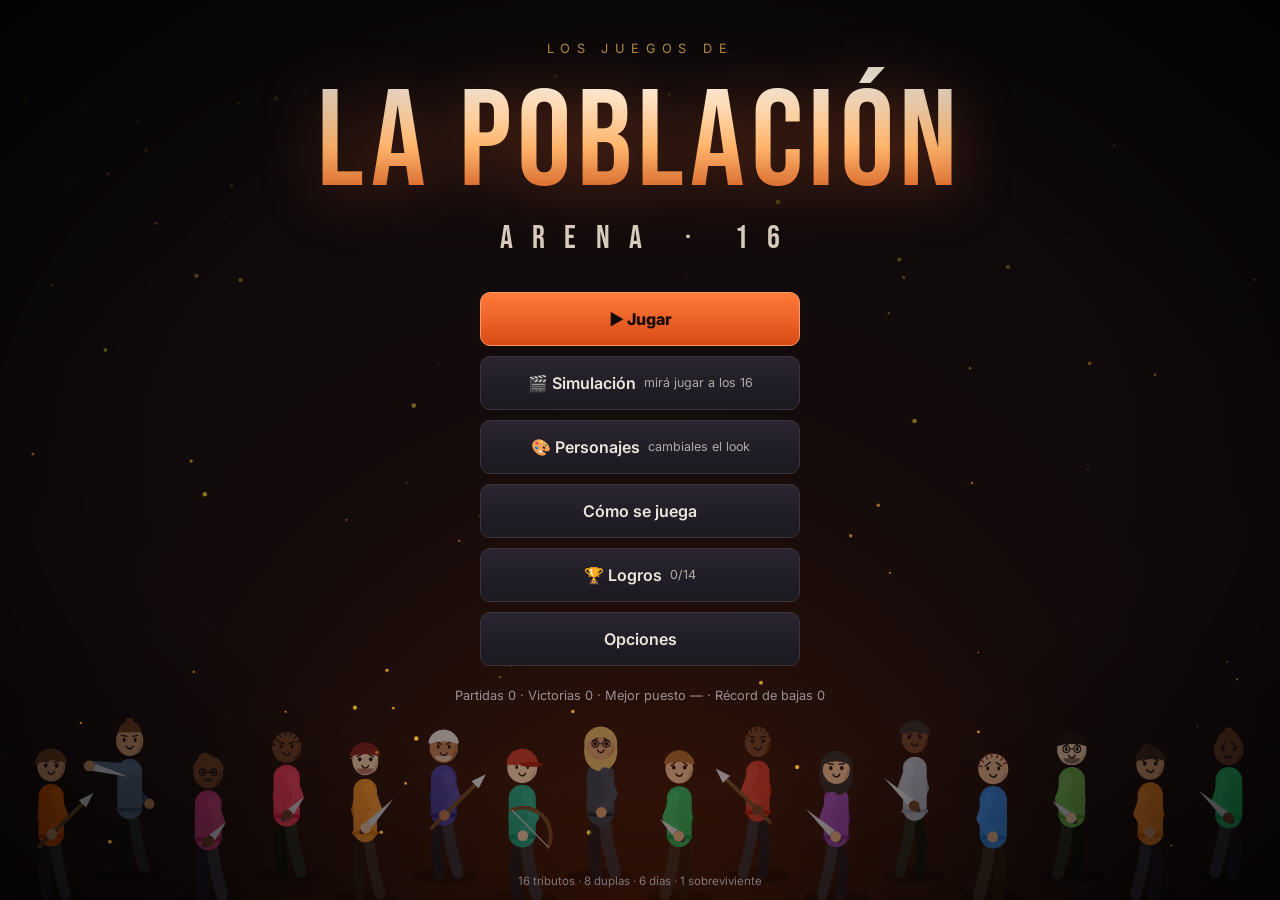
<file: index.html>
<!doctype html>
<html lang="es">
<head>
<meta charset="utf-8">
<meta name="viewport" content="width=device-width,initial-scale=1,maximum-scale=1,user-scalable=no">
<meta name="theme-color" content="#0b0a0d">
<title>La Población · Arena 16</title>
<link rel="preconnect" href="https://fonts.googleapis.com">
<link href="https://fonts.googleapis.com/css2?family=Bebas+Neue&family=Inter:wght@400;600;800&display=swap" rel="stylesheet">
<style>:root{color-scheme:dark;--bg:#0b0a0d;--panel:#15131a;--panel2:#1d1a23;--line:#2c2833;--txt:#ece6dc;--mut:#9a9198;--ember:#ff6a2b;--gold:#e8b65a;--red:#e2403a;--green:#4ec27a;--blue:#4aa3ff;--purple:#a879ff;--r:14px}
*{box-sizing:border-box;margin:0;padding:0;-webkit-tap-highlight-color:transparent}
html,body{height:100%;background:var(--bg);color:var(--txt);font-family:Inter,system-ui,sans-serif;overflow:hidden;user-select:none}
#bg{position:fixed;inset:0;width:100%;height:100%;z-index:0}
#app{position:fixed;inset:0;z-index:1;overflow:auto;padding:env(safe-area-inset-top,0px) env(safe-area-inset-right,0px) env(safe-area-inset-bottom,0px) env(safe-area-inset-left,0px)}
body:after{content:"";position:fixed;inset:0;pointer-events:none;z-index:50;background:radial-gradient(ellipse at center,transparent 55%,rgba(0,0,0,.6));}
h1,h2,h3,.disp{font-family:"Bebas Neue",Impact,sans-serif;letter-spacing:.04em;font-weight:400}
button{font:inherit;color:var(--txt);cursor:pointer;border:0;background:none}
.btn{position:relative;display:inline-flex;align-items:center;justify-content:center;gap:.5em;padding:.85em 1.4em;border-radius:10px;background:linear-gradient(180deg,#2a2530,#1b1820);border:1px solid #3a3440;font-weight:600;transition:transform .12s,border-color .2s,background .2s,box-shadow .2s;color:var(--txt)}
.btn:hover{border-color:var(--ember);box-shadow:0 0 0 1px var(--ember) inset,0 6px 24px -8px rgba(255,106,43,.6);transform:translateY(-1px)}
.btn:active{transform:translateY(1px) scale(.98)}
.btn.primary{background:linear-gradient(180deg,#ff7b3b,#d94a14);border-color:#ff9a62;color:#160b05;font-weight:800}
.btn.primary:hover{box-shadow:0 8px 30px -6px rgba(255,106,43,.8)}
.btn.ghost{background:transparent}
.btn.danger{background:linear-gradient(180deg,#a0221d,#6b1210);border-color:#d0453f}
.btn:disabled{opacity:.35;pointer-events:none}
.btn small{opacity:.7;font-weight:400;font-size:.78em}
.screen{position:relative;z-index:1;min-height:100%;display:flex;flex-direction:column;align-items:center;justify-content:center;padding:24px 16px;animation:fadeIn .5s ease}
@keyframes fadeIn{from{opacity:0;transform:translateY(8px)}to{opacity:1;transform:none}}
@keyframes pop{0%{transform:scale(.6);opacity:0}70%{transform:scale(1.06)}100%{transform:scale(1);opacity:1}}
@keyframes pulse{0%,100%{opacity:1}50%{opacity:.45}}
@keyframes shake{0%,100%{transform:none}20%{transform:translate(-6px,3px)}40%{transform:translate(5px,-4px)}60%{transform:translate(-4px,2px)}80%{transform:translate(3px,-2px)}}
.shake{animation:shake .35s}
/* title */
.logo{text-align:center;margin-bottom:34px}
.logo .kicker{font-size:.8rem;letter-spacing:.5em;color:var(--gold);text-transform:uppercase;margin-bottom:10px;opacity:.85}
.logo h1{font-size:clamp(3.4rem,13vw,8.5rem);line-height:1;padding-top:.08em;background:linear-gradient(180deg,#fff3e2 10%,#ffb46b 55%,#c2410c);-webkit-background-clip:text;background-clip:text;color:transparent;filter:drop-shadow(0 6px 30px rgba(255,106,43,.35))}
.logo .sub{font-family:"Bebas Neue";font-size:clamp(1.3rem,4vw,2rem);letter-spacing:.6em;color:#d8cbbd;margin-top:6px;padding-left:.6em}
.menu{display:flex;flex-direction:column;gap:10px;width:min(320px,100%)}
.menu .btn{width:100%;padding:1em}
.foot{position:fixed;bottom:12px;left:0;right:0;text-align:center;font-size:.72rem;color:var(--mut);z-index:2;pointer-events:none}
/* panels */
.card{background:linear-gradient(180deg,rgba(29,26,35,.94),rgba(17,15,21,.96));border:1px solid var(--line);border-radius:var(--r);box-shadow:0 20px 60px -20px #000}
.wrap{width:min(1180px,100%)}
.title-row{display:flex;align-items:end;justify-content:space-between;gap:12px;flex-wrap:wrap;margin-bottom:16px}
.title-row h2{font-size:clamp(2rem,6vw,3.2rem);line-height:1}
.mut{color:var(--mut)}
.tag{display:inline-block;font-size:.7rem;font-weight:800;letter-spacing:.08em;text-transform:uppercase;padding:.25em .6em;border-radius:6px;background:#2a2430;color:var(--gold)}
/* select grid */
.grid16{display:grid;grid-template-columns:repeat(8,1fr);gap:10px}
.tcard{position:relative;padding:10px 8px 10px;border-radius:12px;background:var(--panel);border:1px solid var(--line);text-align:center;transition:.2s;cursor:pointer}
.tcard img{width:84px;height:84px;display:block;margin:0 auto 6px;border-radius:50%;background:#0f0d12;border:2px solid #2d2833}
.tcard .nm{font-family:"Bebas Neue";font-size:1.45rem;letter-spacing:.06em;line-height:1}
.tcard .pk{font-size:.68rem;color:var(--mut);margin-top:2px}
.tcard:hover{border-color:#5a4f63;transform:translateY(-2px)}
.tcard.sel{border-color:var(--ember);box-shadow:0 0 0 2px var(--ember),0 10px 30px -10px var(--ember)}
.tcard.sel img{border-color:var(--ember)}
.tcard.comp{border-color:var(--blue);box-shadow:0 0 0 2px var(--blue)}
.tcard.comp img{border-color:var(--blue)}
.tcard .badge{position:absolute;top:6px;left:6px;font-size:.6rem;font-weight:800;padding:.2em .5em;border-radius:5px}
.detail{display:grid;grid-template-columns:120px 1fr;gap:16px;padding:16px;align-items:center}
.detail img,.detail canvas{width:120px;height:150px;border-radius:16px;background:#0f0d12}
.stat{display:grid;grid-template-columns:62px 1fr 22px;align-items:center;gap:8px;font-size:.75rem;margin:3px 0}
.stat .bar{height:7px;border-radius:4px;background:#26212b;overflow:hidden}
.stat .bar i{display:block;height:100%;background:linear-gradient(90deg,var(--ember),var(--gold));border-radius:4px}
.selbar{position:sticky;bottom:0;margin-top:16px;padding:12px;display:flex;gap:10px;align-items:center;justify-content:space-between;flex-wrap:wrap}
/* draw */
.pairs{display:grid;grid-template-columns:repeat(auto-fill,minmax(210px,1fr));gap:12px}
.pair{display:flex;align-items:center;gap:10px;padding:12px;border-radius:12px;background:var(--panel);border:1px solid var(--line);animation:pop .45s both}
.pair img{width:48px;height:48px;border-radius:50%}
.pair .dn{font-family:"Bebas Neue";font-size:1.1rem;color:var(--gold);letter-spacing:.1em}
.pair.me{border-color:var(--ember);box-shadow:0 0 30px -10px var(--ember)}
/* hud */
.game{display:grid;grid-template-columns:1fr 360px;grid-template-rows:auto 1fr;gap:12px;padding:12px;height:100%;max-width:1400px;margin:0 auto}
.topbar{grid-column:1/-1;display:flex;align-items:center;gap:14px;padding:10px 16px;flex-wrap:wrap}
.topbar .day{font-family:"Bebas Neue";font-size:2rem;line-height:1}
.topbar .ph{font-size:.8rem;color:var(--gold);letter-spacing:.2em;text-transform:uppercase}
.chip{display:flex;align-items:center;gap:6px;padding:6px 10px;border-radius:999px;background:#211d26;border:1px solid var(--line);font-size:.82rem;font-weight:600}
.spacer{flex:1}
.mapwrap{position:relative;min-height:320px;overflow:hidden;padding:0}
.mapwrap canvas{width:100%;height:100%;display:block}
.side{display:flex;flex-direction:column;gap:12px;min-height:0;overflow:auto}
.who{display:grid;grid-template-columns:56px 1fr;gap:10px;padding:10px;align-items:center}
.who img{width:56px;height:56px;border-radius:12px;background:#0f0d12}
.who .n{font-family:"Bebas Neue";font-size:1.35rem;line-height:1;display:flex;gap:8px;align-items:center}
.meter{height:8px;border-radius:5px;background:#26212b;overflow:hidden;margin-top:5px;position:relative}
.meter i{display:block;height:100%;transition:width .5s}
.meter.hp i{background:linear-gradient(90deg,#c62b25,#ff5d4a)}
.meter.hu i{background:linear-gradient(90deg,#b07a16,#ffc94a)}
.meter.lo i{background:linear-gradient(90deg,#2266aa,#5ab8ff)}
.ml{display:flex;justify-content:space-between;font-size:.66rem;color:var(--mut);margin-top:4px}
.dead{filter:grayscale(1);opacity:.55}
.inv{display:grid;grid-template-columns:repeat(4,1fr);gap:6px;padding:10px}
.slot{aspect-ratio:1;border-radius:10px;background:#1a171f;border:1px dashed #332d39;display:flex;align-items:center;justify-content:center;font-size:1.5rem;position:relative;cursor:pointer;transition:.15s}
.slot.f{border-style:solid;border-color:#3c3444;background:#221e28}
.slot.f:hover{border-color:var(--gold)}
.slot .q{position:absolute;bottom:2px;right:5px;font-size:.6rem;font-weight:800}
.acts{display:grid;grid-template-columns:1fr 1fr;gap:8px;padding:10px}
.acts .btn{padding:.75em .5em;flex-direction:column;gap:2px;font-size:.88rem}
.acts .btn .ic{font-size:1.25rem}
.log{padding:10px 12px;font-size:.8rem;line-height:1.5;max-height:200px;overflow:auto}
.log p{padding:3px 0;border-bottom:1px solid #221e27;animation:fadeIn .4s}
.log b{color:var(--gold)}
.log .k{color:var(--red)}
.sectitle{font-size:.68rem;font-weight:800;letter-spacing:.14em;text-transform:uppercase;color:var(--mut);padding:10px 12px 0}
/* modal */
.modal{position:fixed;inset:0;z-index:30;display:flex;align-items:center;justify-content:center;padding:16px;background:rgba(5,4,7,.72);backdrop-filter:blur(4px);animation:fadeIn .25s}
.scene{width:min(620px,100%);max-height:100%;overflow:auto;animation:pop .35s}
.scene canvas{width:100%;height:170px;display:block;border-radius:var(--r) var(--r) 0 0}
.scene .bd{padding:18px 20px 20px}
.scene h3{font-size:2rem;line-height:1;margin-bottom:8px}
.scene p{line-height:1.6;color:#d9d0c6;margin-bottom:12px}
.opts{display:flex;flex-direction:column;gap:8px;margin-top:6px}
.opts .btn{justify-content:space-between;text-align:left;width:100%}
.res{padding:12px 14px;border-radius:10px;background:#0f0d12;border-left:3px solid var(--gold);margin:6px 0 12px;line-height:1.55}
.res.bad{border-color:var(--red)}.res.good{border-color:var(--green)}
/* combat */
.combat{position:fixed;inset:0;z-index:20;display:flex;flex-direction:column;background:#000}
.combat canvas{flex:1;width:100%;min-height:0;display:block}
.cbar{padding:10px 12px 14px;background:linear-gradient(180deg,#120f16,#0a090c);border-top:1px solid var(--line)}
.cbar .row{display:flex;gap:8px;flex-wrap:wrap;justify-content:center}
.cbar .btn{min-width:108px;flex-direction:column;gap:1px;padding:.6em .8em}
.cbar .btn .ic{font-size:1.15rem}
.cmsg{text-align:center;min-height:1.5em;font-size:.95rem;margin-bottom:8px;color:#e8dccf}
.targets{display:flex;gap:6px;justify-content:center;margin-bottom:8px;flex-wrap:wrap}
.targets .btn{min-width:0;padding:.4em .9em;flex-direction:row;font-size:.8rem}
.targets .btn.on{border-color:var(--red);box-shadow:0 0 0 1px var(--red) inset}
/* night */
.night{text-align:center}
.night h2{font-size:clamp(2.4rem,8vw,4.5rem)}
.fallen{display:flex;flex-wrap:wrap;gap:16px;justify-content:center;margin:26px 0}
.fallen div{animation:pop .6s both;text-align:center}
.fallen img{width:92px;height:92px;border-radius:50%;filter:grayscale(.9) brightness(1.1) drop-shadow(0 0 18px rgba(170,200,255,.55));opacity:.92}
.fallen span{display:block;font-family:"Bebas Neue";font-size:1.3rem;letter-spacing:.1em;margin-top:4px;color:#cdd8ff}
/* end */
.endbig{font-size:clamp(3rem,12vw,7rem);line-height:.9;text-align:center}
.stats{display:grid;grid-template-columns:repeat(auto-fit,minmax(130px,1fr));gap:10px;margin:20px 0}
.stats div{padding:14px;border-radius:12px;background:var(--panel);border:1px solid var(--line);text-align:center}
.stats b{display:block;font-family:"Bebas Neue";font-size:2.2rem;line-height:1;color:var(--gold)}
.stats span{font-size:.72rem;color:var(--mut);text-transform:uppercase;letter-spacing:.1em}
.timeline{max-height:220px;overflow:auto;padding:12px 16px;font-size:.85rem;line-height:1.6}
#toast{position:fixed;left:50%;top:18px;transform:translateX(-50%);z-index:60;display:flex;flex-direction:column;gap:6px;align-items:center;pointer-events:none}
#toast div{padding:10px 16px;border-radius:10px;background:#1f1b24;border:1px solid var(--gold);font-size:.88rem;font-weight:600;animation:pop .3s;box-shadow:0 10px 40px -10px #000}
#fx-flash{position:fixed;inset:0;pointer-events:none;z-index:55;background:#fff;opacity:0;transition:opacity .4s}
.range{width:100%;accent-color:var(--ember)}
.opt-row{display:flex;justify-content:space-between;align-items:center;gap:12px;padding:10px 0;border-bottom:1px solid var(--line)}
.howto{line-height:1.65;color:#d6ccc2;font-size:.92rem}
.howto h3{color:var(--gold);font-size:1.4rem;margin:14px 0 4px}
.tip{position:fixed;z-index:70;max-width:240px;padding:9px 11px;border-radius:9px;background:#0d0b10;border:1px solid #3d3545;font-size:.78rem;line-height:1.45;pointer-events:none}
@media (max-width:900px){
 html,body{overflow:auto}
 .game{grid-template-columns:1fr;grid-template-rows:auto auto auto;height:auto}
 .mapwrap{height:auto;min-height:0}.mapwrap canvas{height:min(48vh,92vw)}#secinfo{position:static!important;padding:0 10px 10px}#secinfo .card{max-width:none!important;display:block!important}
 .actcard{order:-1}
 .side{overflow:visible}
 .detail{grid-template-columns:84px 1fr}.detail img,.detail canvas{width:84px!important;height:105px!important}
 .grid16{grid-template-columns:repeat(4,1fr);gap:6px}
 .tcard{padding:6px 2px}.tcard img{width:58px;height:58px}.tcard .nm{font-size:1.1rem}.tcard .pk{display:none}
 .cbar .row{flex-wrap:nowrap;gap:5px}.cbar .btn{min-width:0;flex:1;font-size:.7rem;padding:.55em .2em}.cbar .btn small{font-size:.62rem}
}

.vs{position:absolute;inset:0;display:flex;align-items:center;justify-content:center;gap:4vw;background:radial-gradient(ellipse,rgba(60,10,0,.85),rgba(0,0,0,.92));z-index:5;transition:opacity .45s}
.vs.out{opacity:0}
.vs-side{display:flex;gap:10px}.vs-side img{width:clamp(70px,14vw,150px);height:clamp(70px,14vw,150px);border-radius:50%;border:4px solid var(--gold);box-shadow:0 0 40px -6px var(--ember)}
.vs-side.r img{border-color:var(--red)}
.vs-side.l{animation:slideL .5s cubic-bezier(.2,1.4,.4,1) both}.vs-side.r{animation:slideR .5s cubic-bezier(.2,1.4,.4,1) both}
.vs-mid{font-size:clamp(2.4rem,9vw,6rem);color:#fff;text-shadow:0 0 30px var(--ember);animation:pop .5s .2s both;text-align:center;line-height:.9}
@keyframes slideL{from{transform:translateX(-60vw)}to{transform:none}}@keyframes slideR{from{transform:translateX(60vw)}to{transform:none}}
#lineup{position:fixed;left:0;right:0;bottom:0;width:100%;height:24vh;pointer-events:none;z-index:0;opacity:.55}
.achs{display:grid;grid-template-columns:repeat(auto-fill,minmax(220px,1fr));gap:10px}
.ach{display:flex;gap:10px;align-items:center;padding:12px;border-radius:12px;background:var(--panel);border:1px solid var(--line)}
.ach .i{font-size:1.8rem}.ach.off{opacity:.38;filter:grayscale(1)}
@media (max-width:900px){.vs{flex-direction:column;gap:12px}}

.w{opacity:0;animation:wIn .35s forwards;display:inline-block}
@keyframes wIn{from{opacity:0;transform:translateY(4px);filter:blur(3px)}to{opacity:1;transform:none;filter:none}}

.ed{display:grid;grid-template-columns:260px 1fr;gap:16px}
.ed .pv{display:flex;flex-direction:column;align-items:center;gap:10px;padding:14px}
.ed .pv canvas{width:200px;height:250px;border-radius:14px}
.erow{display:grid;grid-template-columns:110px 1fr;gap:10px;align-items:center;padding:9px 0;border-bottom:1px solid var(--line);font-size:.85rem}
.sw{display:flex;flex-wrap:wrap;gap:6px}
.sw button{width:28px;height:28px;border-radius:8px;border:2px solid transparent}
.sw button.on{border-color:#fff;box-shadow:0 0 0 2px var(--ember)}
.seg{display:flex;flex-wrap:wrap;gap:6px}.seg .btn{padding:.45em .8em;font-size:.8rem}.seg .btn.on{border-color:var(--ember);color:var(--ember)}
.mini{display:grid;grid-template-columns:repeat(8,1fr);gap:6px;margin-bottom:14px}
.mini img{width:100%;border-radius:10px;border:2px solid transparent;cursor:pointer}.mini img.on{border-color:var(--ember)}
@media (max-width:900px){.ed{grid-template-columns:1fr}.erow{grid-template-columns:90px 1fr}}
</style>
</head>
<body>
<canvas id="bg"></canvas>
<div id="app"></div>
<div id="toast"></div>
<div id="fx-flash"></div>
<script>// ===== Audio: todo sintetizado con WebAudio =====
const Snd = (() => {
  let ac, master, musG, sfxG, noiseBuf, mode = 'none', timer, step = 0, nextT = 0;
  const vol = { music: 0.5, sfx: 0.8 };
  function init() {
    if (ac) { if (ac.state === 'suspended') ac.resume(); return; }
    try { ac = new (window.AudioContext || window.webkitAudioContext)(); } catch (e) { return; }
    master = ac.createGain(); master.gain.value = 0.9;
    const comp = ac.createDynamicsCompressor(); master.connect(comp); comp.connect(ac.destination);
    musG = ac.createGain(); sfxG = ac.createGain(); musG.connect(master); sfxG.connect(master);
    setVol(vol.music, vol.sfx);
    noiseBuf = ac.createBuffer(1, ac.sampleRate * 1.5, ac.sampleRate);
    const d = noiseBuf.getChannelData(0); for (let i = 0; i < d.length; i++) d[i] = Math.random() * 2 - 1;
    timer = setInterval(sched, 60);
  }
  function setVol(m, s) { vol.music = m; vol.sfx = s; if (musG) { musG.gain.value = m * 0.55; sfxG.gain.value = s; } }
  function env(g, t, a, d, peak) { g.gain.setValueAtTime(0.0001, t); g.gain.exponentialRampToValueAtTime(peak, t + a); g.gain.exponentialRampToValueAtTime(0.0001, t + a + d); }
  function osc(type, f, t, a, d, peak, dest, fEnd) {
    const o = ac.createOscillator(), g = ac.createGain(); o.type = type; o.frequency.setValueAtTime(f, t);
    if (fEnd) o.frequency.exponentialRampToValueAtTime(fEnd, t + a + d);
    env(g, t, a, d, peak); o.connect(g); g.connect(dest || sfxG); o.start(t); o.stop(t + a + d + 0.05);
  }
  function noise(t, d, peak, ftype, f, dest, q) {
    const s = ac.createBufferSource(), g = ac.createGain(), fl = ac.createBiquadFilter();
    s.buffer = noiseBuf; fl.type = ftype || 'lowpass'; fl.frequency.value = f || 1200; fl.Q.value = q || 1;
    env(g, t, 0.005, d, peak); s.connect(fl); fl.connect(g); g.connect(dest || sfxG); s.start(t); s.stop(t + d + 0.1);
  }
  const fx = {
    click: t => osc('triangle', 660, t, .002, .06, .15),
    hover: t => osc('sine', 980, t, .002, .03, .04),
    swing: t => noise(t, .16, .35, 'bandpass', 1800, 0, 2),
    hit: t => { noise(t, .12, .7, 'lowpass', 900); osc('square', 140, t, .002, .12, .25, 0, 50); },
    crit: t => { noise(t, .2, .9, 'lowpass', 1400); osc('sawtooth', 220, t, .002, .25, .3, 0, 40); osc('triangle', 1300, t + .02, .002, .2, .15, 0, 600); },
    miss: t => noise(t, .2, .18, 'highpass', 3000),
    block: t => { osc('square', 900, t, .001, .1, .15, 0, 500); osc('triangle', 1800, t, .001, .2, .08); },
    throwk: t => noise(t, .25, .3, 'bandpass', 2600, 0, 6),
    heal: t => [523, 659, 784, 1046].forEach((f, i) => osc('sine', f, t + i * .07, .01, .3, .14)),
    pick: t => [880, 1320].forEach((f, i) => osc('triangle', f, t + i * .06, .005, .12, .14)),
    bad: t => [300, 220].forEach((f, i) => osc('sawtooth', f, t + i * .12, .01, .25, .1)),
    cannon: t => { noise(t, 1.6, 1, 'lowpass', 220); osc('sine', 70, t, .005, 1.4, .9, 0, 28); },
    gong: t => [110, 165, 221, 330].forEach(f => osc('sine', f, t, .01, 3, .18)),
    step: t => noise(t, .07, .18, 'lowpass', 500),
    smoke: t => noise(t, 1, .4, 'bandpass', 700, 0, .5),
    betray: t => { [440, 415, 392, 370].forEach((f, i) => osc('sawtooth', f, t + i * .18, .02, .4, .09)); noise(t, .5, .3, 'lowpass', 300); },
    win: t => [392, 494, 587, 784, 988].forEach((f, i) => osc('triangle', f, t + i * .12, .01, .7, .16)),
    lose: t => [392, 349, 311, 262].forEach((f, i) => osc('triangle', f, t + i * .25, .02, .8, .14)),
    drop: t => { osc('sine', 1200, t, .01, .9, .1, 0, 300); setTimeout(() => play('pick'), 900); },
    tick: t => osc('square', 1500, t, .001, .03, .05),
    death: t => { osc('sawtooth', 300, t, .01, .9, .2, 0, 40); noise(t, .6, .3, 'lowpass', 400); },
  };
  function play(n) { if (!ac || !fx[n]) return; try { fx[n](ac.currentTime + 0.01); } catch (e) {} }
  // --- música generativa ---
  const scales = { menu: [0, 3, 7, 10, 12, 15], map: [0, 2, 3, 7, 8, 12], combat: [0, 1, 3, 7, 8, 12] };
  function sched() {
    if (!ac || mode === 'none') return;
    const bpm = mode === 'combat' ? 128 : mode === 'menu' ? 70 : 84, spb = 60 / bpm / 2;
    if (nextT < ac.currentTime) nextT = ac.currentTime + 0.05;
    while (nextT < ac.currentTime + 0.25) {
      const t = nextT, s = step % 32, root = mode === 'combat' ? 55 : 49, sc = scales[mode] || scales.map, mf = n => root * Math.pow(2, n / 12);
      if (s % 16 === 0) { const ch = [0, 7, 12].map(n => mf(n + (step % 64 < 32 ? 0 : (mode === 'combat' ? -2 : 5)))); ch.forEach(f => { osc('sawtooth', f, t, 1.2, spb * 16, .045, musG); osc('sine', f / 2, t, .6, spb * 16, .07, musG); }); }
      if (mode === 'combat') {
        if (s % 4 === 0) { osc('sine', 120, t, .002, .25, .7, musG, 40); }
        if (s % 8 === 4) noise(t, .15, .35, 'bandpass', 1500, musG, 1);
        if (s % 2 === 1) noise(t, .04, .12, 'highpass', 7000, musG);
        if (s % 3 === 0) osc('square', mf(sc[(step * 5) % sc.length] + 12), t, .005, .12, .05, musG);
      } else if (mode === 'map') {
        if (s % 8 === 0) osc('sine', 90, t, .005, .5, .35, musG, 45);
        if (s % 16 === 10) noise(t, .25, .12, 'bandpass', 600, musG, 3);
        if (Math.random() < .22) osc('triangle', mf(sc[(Math.random() * sc.length) | 0] + 24), t, .02, .9, .035, musG);
      } else {
        if (Math.random() < .18) osc('sine', mf(sc[(Math.random() * sc.length) | 0] + 24), t, .05, 1.8, .04, musG);
        if (s === 0) osc('sine', 65, t, .01, 2.5, .25, musG, 50);
      }
      nextT += spb; step++;
    }
  }
  function music(m) { if (mode !== m) { mode = m; step = 0; } }
  return { init, play, music, setVol, vol };
})();

// ===== Datos: tributos, objetos, sectores =====
const PERKS = {
  tanque:   { n: 'Tanque', d: '+25 de vida máxima.' },
  halcon:   { n: 'Ojo de halcón', d: '+15% de probabilidad de crítico.' },
  carnicero:{ n: 'Carnicero', d: '+3 de daño en cada golpe.' },
  escurri:  { n: 'Escurridizo', d: '+15% de esquivar.' },
  cocinero: { n: 'Cocinero', d: 'La comida rinde el doble.' },
  medica:   { n: 'Médica', d: 'Botiquines y vendas curan +50%.' },
  carisma:  { n: 'Carisma', d: 'Ganás 50% más de audiencia.' },
  rastreo:  { n: 'Rastreadora', d: 'Ves cuántos tributos hay en los sectores vecinos.' },
  trampera: { n: 'Trampera', d: 'Empezás con una trampa y tus trampas pegan el doble.' },
  sigilo:   { n: 'Sigiloso', d: 'Te encuentran mucho menos y huir es más fácil.' },
  suerte:   { n: 'Suertudo', d: 'Mejor botín al explorar y en los patrocinios.' },
  estratega:{ n: 'Estratega', d: 'Siempre actuás primero en combate.' },
  berserk:  { n: 'Berserker', d: 'Con menos de 40% de vida pegás +50%.' },
  leal:     { n: 'Leal', d: 'Tu compañero confía más en vos: la lealtad casi no baja.' },
  resist:   { n: 'Resistente', d: 'El hambre baja a la mitad.' },
  arquero:  { n: 'Arquero', d: 'Empezás con un arco y apuntás mejor.' },
};
// fue, agi, ast, res (1-10)
const CHARS = [
  ['poto', 8, 4, 4, 9, 'tanque'], ['chani', 5, 7, 7, 5, 'halcon'], ['colo', 9, 5, 3, 7, 'carnicero'], ['nano', 4, 9, 6, 5, 'escurri'],
  ['tomba', 6, 5, 6, 7, 'cocinero'], ['macha', 4, 6, 8, 6, 'medica'], ['mema', 5, 6, 8, 5, 'carisma'], ['pola', 5, 7, 8, 5, 'rastreo'],
  ['appu', 6, 6, 7, 5, 'trampera'], ['chino', 5, 8, 7, 4, 'sigilo'], ['luqui', 5, 6, 6, 6, 'suerte'], ['ferna', 6, 6, 9, 4, 'estratega'],
  ['panti', 8, 6, 3, 6, 'berserk'], ['lucho', 6, 5, 6, 7, 'leal'], ['ledo', 6, 4, 5, 9, 'resist'], ['thiago', 5, 8, 6, 5, 'arquero'],
].map(([name, fue, agi, ast, res, perk], i) => ({ id: i, name, fue, agi, ast, res, perk }));

// objetos: w = arma (dmg bonus), c = consumible
const ITEMS = {
  cuchillo: { n: 'Cuchillo', ic: '🔪', w: 3, d: 'Arma rápida. +3 de daño.' },
  machete:  { n: 'Machete', ic: '🗡️', w: 5, d: 'Arma. +5 de daño.' },
  lanza:    { n: 'Lanza', ic: '🔱', w: 5, crit: 5, d: 'Arma. +5 de daño, +5% crítico.' },
  hacha:    { n: 'Hacha', ic: '🪓', w: 7, agi: -1, d: 'Arma pesada. +7 de daño, -1 agilidad.' },
  arco:     { n: 'Arco', ic: '🏹', w: 4, ranged: 1, d: 'Arma a distancia. +4 de daño y el primer golpe es gratis.' },
  maza:     { n: 'Maza', ic: '🔨', w: 6, stun: 1, d: 'Arma. +6 de daño y puede aturdir.' },
  botiquin: { n: 'Botiquín', ic: '🩹', c: 1, heal: 40, cmb: 1, map: 1, d: 'Cura 40 de vida.' },
  vendas:   { n: 'Vendas', ic: '🧻', c: 1, heal: 18, cmb: 1, map: 1, d: 'Cura 18 y frena el sangrado.' },
  racion:   { n: 'Ración', ic: '🥫', c: 1, food: 45, map: 1, d: 'Comida: +45 de saciedad y +6 de vida.' },
  agua:     { n: 'Agua', ic: '💧', c: 1, food: 20, map: 1, d: '+20 de saciedad y +2 de energía para el próximo combate.' },
  bayas:    { n: 'Bayas', ic: '🫐', c: 1, food: 25, map: 1, d: '+25 de saciedad. Algunas son venenosas...' },
  arroj:    { n: 'Cuchillo arrojadizo', ic: '🗡', c: 1, cmb: 1, d: 'Combate: 16 de daño a distancia, no se esquiva fácil.' },
  polvo:    { n: 'Polvo cegador', ic: '✨', c: 1, cmb: 1, d: 'Combate: ciega al enemigo 2 turnos (falla casi todo).' },
  escudo:   { n: 'Escudo', ic: '🛡️', c: 1, cmb: 1, d: 'Combate: bloquea los próximos 2 golpes a la mitad.' },
  humo:     { n: 'Bengala de humo', ic: '💨', c: 1, cmb: 1, d: 'Combate: escape garantizado.' },
  trampa:   { n: 'Trampa', ic: '🪤', c: 1, map: 1, d: 'Mapa: la armás en tu sector. El próximo que te encuentre arranca herido.' },
  veneno:   { n: 'Veneno', ic: '☠️', c: 1, cmb: 1, d: 'Unta tu arma: los próximos 3 golpes envenenan.' },
  bomba:    { n: 'Bomba casera', ic: '💣', c: 1, cmb: 1, d: 'Combate: 22 de daño a TODOS los enemigos.' },
};
const WEAPONS = Object.keys(ITEMS).filter(k => ITEMS[k].w);
const LOOT_COMMON = ['racion', 'agua', 'bayas', 'vendas', 'arroj', 'cuchillo'];
const LOOT_RARE = ['botiquin', 'polvo', 'escudo', 'humo', 'trampa', 'veneno', 'machete', 'lanza', 'arco', 'hacha', 'maza', 'bomba'];

// sectores: centro + anillo de 8
const SECTORS = [
  { n: 'La Cornucopia', b: 'corn', x: .5, y: .5, loot: 3, food: 0, danger: 3, d: 'El centro. Mucho botín y mucha sangre.' },
  { n: 'Bosque Negro', b: 'forest', x: .5, y: .1, loot: 1, food: 2, danger: 1, d: 'Árboles cerrados. Buena caza, poca visibilidad.' },
  { n: 'Las Sierras', b: 'mountain', x: .8, y: .2, loot: 1, food: 0, danger: 2, d: 'Roca, viento y caídas. Buen lugar para esconderse.' },
  { n: 'Río Turbio', b: 'river', x: .92, y: .5, loot: 1, food: 2, danger: 1, d: 'Agua y peces. Todos pasan por acá tarde o temprano.' },
  { n: 'El Pantano', b: 'swamp', x: .8, y: .8, loot: 1, food: 1, danger: 2, d: 'Barro hasta las rodillas. Cosas que pican.' },
  { n: 'Las Ruinas', b: 'ruins', x: .5, y: .9, loot: 2, food: 0, danger: 2, d: 'Un pueblo abandonado. Restos útiles entre los escombros.' },
  { n: 'La Pradera', b: 'field', x: .2, y: .8, loot: 1, food: 1, danger: 1, d: 'Campo abierto. Te ven venir de lejos.' },
  { n: 'Las Cuevas', b: 'cave', x: .08, y: .5, loot: 2, food: 0, danger: 2, d: 'Oscuras y frías. Refugio o trampa.' },
  { n: 'La Playa de Sal', b: 'beach', x: .2, y: .2, loot: 1, food: 1, danger: 1, d: 'Un lago salado y quieto. Demasiado quieto.' },
].map((s, i) => ({ ...s, id: i, adj: i === 0 ? [1, 2, 3, 4, 5, 6, 7, 8] : [0, ((i - 2 + 8) % 8) + 1, (i % 8) + 1] }));

const BIOME_COL = {
  corn: ['#3a2c1c', '#c9a14a', '#1a140c'], forest: ['#13261a', '#2f6b3b', '#0a140d'], mountain: ['#2a2a33', '#7d7f8f', '#141419'],
  river: ['#10263a', '#2f7bb3', '#0a1520'], swamp: ['#1d2416', '#58663a', '#10140b'], ruins: ['#2b2420', '#8a7461', '#16120f'],
  field: ['#2a2d14', '#9aa33e', '#14160a'], cave: ['#16131a', '#4a4058', '#0b090d'], beach: ['#2b2a26', '#d8cfb5', '#16150f'],
};
const HAZARDS = [
  { n: 'Niebla tóxica', ic: '☁️', dmg: 18, t: 'Una niebla verde baja de la nada. Arde en los pulmones.' },
  { n: 'Incendio', ic: '🔥', dmg: 22, t: 'El fuego corre más rápido que vos.' },
  { n: 'Jauría', ic: '🐺', dmg: 16, t: 'Perros enormes, criados para esto.' },
  { n: 'Inundación', ic: '🌊', dmg: 14, t: 'El agua sube sin aviso y arrastra todo.' },
];
const PHASES = ['Mañana', 'Tarde', 'Noche'];
const FEED_KILL = ['{a} le partió la cabeza a {b}', '{a} sorprendió a {b} por la espalda', '{a} y su compañero acorralaron a {b}', '{a} ganó un duelo brutal contra {b}', '{a} empujó a {b} por un barranco', '{a} le clavó una flecha a {b}', '{a} estranguló a {b} mientras dormía'];
const KILL_BY = {
  arco: ['{a} le clavó una flecha a {b} desde lejos', '{a} esperó arriba de un árbol y le disparó a {b}'],
  cuchillo: ['{a} le clavó el cuchillo a {b}', '{a} sorprendió a {b} por la espalda con un cuchillo'], machete: ['{a} le abrió el pecho a {b} con el machete', '{a} persiguió a {b} machete en mano'],
  lanza: ['{a} atravesó a {b} con una lanza', '{a} le tiró la lanza a {b} y no falló'], hacha: ['{a} le partió la cabeza a {b} con el hacha', '{a} derribó a {b} de un hachazo'],
  maza: ['{a} le rompió el cráneo a {b} con la maza', '{a} aplastó a {b} a mazazos'],
  none: ['{a} ahogó a {b} en el barro', '{a} empujó a {b} por un barranco', '{a} le reventó la cabeza a {b} con una piedra', '{a} ganó a las piñas un duelo brutal contra {b}'],
  night: ['{a} estranguló a {b} mientras dormía', '{a} encontró a {b} dormido junto al fuego y no lo dudó'],
};
const killLine = (k, v) => { const pool = (typeof G !== 'undefined' && G && G.phase === 2 && Math.random() < .5) ? KILL_BY.night : KILL_BY[k.weapon] || KILL_BY.none; return pool[Math.floor(Math.random() * pool.length)].replace('{a}', `<b>${k.name.charAt(0).toUpperCase() + k.name.slice(1)}</b>`).replace('{b}', `<b>${v.name.charAt(0).toUpperCase() + v.name.slice(1)}</b>`); };
const FEED_FLAVOR = ['{a} encontró agua limpia.', '{a} se lastimó un tobillo.', '{a} pasó la noche llorando.', '{a} y {b} discutieron a los gritos.', '{a} juntó bayas.', '{a} recibió un regalo de un patrocinador.', '{a} se esconde en un árbol.', '{a} afila un palo.',
  '{a} habla solo en voz alta.', '{a} se pone a cantar bajito para no dormirse.', '{a} intenta pescar con una remera.', '{a} encuentra una mochila vacía y la patea.',
  '{a} le roba comida a {b} sin que se dé cuenta.', '{a} y {b} se cruzan y se hacen los que no se vieron.', '{a} se corta el pelo con un cuchillo.', '{a} arma un refugio con ramas.',
  '{a} le grita a la cámara que lo saquen de ahí.', '{a} se queda mirando las estrellas.', '{a} se tropieza y se ríe solo.', '{a} entierra algo y marca el lugar.',
  '{a} trepa una roca para ver el mapa.', '{a} le salva la vida a {b} y se van cada uno por su lado.', '{a} se pelea con un mapache por una lata.'];

// habilidad activa de cada perfil (una vez por pelea)
const SKILLS = {
  tanque: ['🧱', 'Muralla', 'Escudo para vos y tu compañero.'], halcon: ['🎯', 'Tiro certero', 'Golpe crítico asegurado.'],
  carnicero: ['🌪️', 'Masacre', 'Le pega a todos los enemigos.'], escurri: ['💨', 'Finta', 'Esquivás los próximos 2 ataques.'],
  cocinero: ['🍖', 'Bocado', 'Te curás 25 de vida.'], medica: ['💉', 'Primeros auxilios', 'Cura 35 al aliado más herido.'],
  carisma: ['🎤', 'El show', 'Distraés al enemigo (pierde el turno) y +12 audiencia.'], rastreo: ['🔍', 'Punto débil', 'El objetivo recibe +50% de daño por 3 golpes.'],
  trampera: ['🪤', 'Trampa rápida', '12 de daño y aturde al objetivo.'], sigilo: ['🗡️', 'Puñalada', 'Doble daño, atraviesa la guardia.'],
  suerte: ['🎲', 'A todo o nada', '50%: triple daño. 50%: le errás.'], estratega: ['♟️', 'Plan', 'Tu compañero ataca ya, con +50%.'],
  berserk: ['😤', 'Furia', 'Perdés 15 de vida y tus próximos 2 golpes pegan doble.'], leal: ['🤝', 'Por mi dupla', 'Cura 20 a tu compañero y le da escudo.'],
  resist: ['🫀', 'Segundo aire', 'Recuperás 30% de tu vida.'], arquero: ['🏹', 'Lluvia de flechas', 'Le pega a todos los enemigos.'],
};

// ===== Arte procedural: retratos, luchadores, paisajes, partículas =====
const rnd = (a, b) => a + Math.random() * (b - a);
const ri = (a, b) => Math.floor(rnd(a, b + 1));
const pick = a => a[Math.floor(Math.random() * a.length)];
const clamp = (v, a, b) => Math.max(a, Math.min(b, v));
function seeded(str) { let h = 2166136261; for (const c of str) h = Math.imul(h ^ c.charCodeAt(0), 16777619); return () => { h += 0x6D2B79F5; let t = h; t = Math.imul(t ^ t >>> 15, t | 1); t ^= t + Math.imul(t ^ t >>> 7, t | 61); return ((t ^ t >>> 14) >>> 0) / 4294967296; }; }
const SKINS = ['#f2d0b1', '#e7b893', '#d29b72', '#b97d55', '#8d5a3b', '#6b4029'];
const HAIRS = ['#1b1512', '#3b2516', '#6b3e1f', '#a8692e', '#d9b36a', '#2a2a2a', '#7a1f1f', '#e0e0e0'];
const SHIRTS = ['#c0392b', '#2e86de', '#27ae60', '#8e44ad', '#e67e22', '#16a085', '#d35400', '#2c3e50', '#b33771', '#3b3b98', '#6ab04c', '#f0932b', '#4b6584', '#a5b1c2', '#eb3b5a', '#20bf6b'];
let LOOKS = {}; try { LOOKS = JSON.parse(localStorage.getItem('pob_looks') || '{}'); } catch (e) {}
const PANTS = ['#2b2f3a', '#3a2f25', '#1f2a22', '#30303a', '#5a4a3a', '#1c2b45', '#6b6b6b', '#111111'];
function lookOf(ch) { return { ...baseLook(ch), ...(LOOKS[ch.id] || {}) }; }
function baseLook(ch) {
  const r = seeded(ch.name + 'pob');
  return {
    skin: SKINS[Math.floor(r() * SKINS.length)], hair: HAIRS[Math.floor(r() * HAIRS.length)], hs: Math.floor(r() * 7),
    shirt: SHIRTS[ch.id % SHIRTS.length], pants: ['#2b2f3a', '#3a2f25', '#1f2a22', '#30303a'][Math.floor(r() * 4)],
    eye: r() < .5 ? 0 : 1, beard: r() < .25, acc: (v => v < .62 ? 0 : v < .77 ? 1 : v < .9 ? 2 : 3)(r()), brow: r() * .3 - .15, h: 0.95 + r() * 0.12, w: 0.92 + r() * 0.16,
  };
}
function shade(hex, a) { const n = parseInt(hex.slice(1), 16); let r = n >> 16, g = n >> 8 & 255, b = n & 255; r = clamp(r + a, 0, 255); g = clamp(g + a, 0, 255); b = clamp(b + a, 0, 255); return `rgb(${r|0},${g|0},${b|0})`; }

function drawHair(c, L, x, y, R, back) {
  c.fillStyle = L.hair;
  const s = L.hs;
  if (back) { if (s === 3) { c.beginPath(); c.ellipse(x, y + R * .5, R * 1.08, R * 1.25, 0, 0, Math.PI * 2); c.fill(); } if (s === 6) { c.beginPath(); c.arc(x - R * .2, y - R * .9, R * .45, 0, Math.PI * 2); c.fill(); } return; }
  c.beginPath();
  if (s === 0) { c.arc(x, y - R * .15, R * 1.02, Math.PI * 1.05, Math.PI * 1.95); c.lineTo(x + R * .9, y - R * .25); c.quadraticCurveTo(x, y - R * .55, x - R * .9, y - R * .25); }
  else if (s === 1) { for (let i = 0; i < 7; i++) { const a = Math.PI * (1.05 + i * .13); c.moveTo(x + Math.cos(a) * R * .7, y + Math.sin(a) * R * .7); c.lineTo(x + Math.cos(a + .06) * R * 1.35, y + Math.sin(a + .06) * R * 1.35); c.lineTo(x + Math.cos(a + .14) * R * .8, y + Math.sin(a + .14) * R * .8); } }
  else if (s === 2) { c.arc(x, y - R * .1, R * 1.06, Math.PI * 1.0, Math.PI * 2.0); c.quadraticCurveTo(x + R * .4, y - R * .7, x - R * 1.06, y - R * .1); }
  else if (s === 3) { c.arc(x, y - R * .1, R * 1.08, Math.PI * .95, Math.PI * 2.05); c.lineTo(x + R * 1.1, y + R * .6); c.lineTo(x + R * .8, y - R * .3); c.quadraticCurveTo(x, y - R * .7, x - R * .8, y - R * .3); c.lineTo(x - R * 1.1, y + R * .6); }
  else if (s === 4) { c.arc(x, y - R * .55, R * .75, Math.PI, Math.PI * 2); c.rect(x - R * .25, y - R * 1.45, R * .5, R * .6); }
  else if (s === 5) { c.arc(x, y - R * .2, R * 1.0, Math.PI * 1.1, Math.PI * 1.9); c.quadraticCurveTo(x, y - R * .85, x - R * .8, y - R * .6); }
  else { c.arc(x, y - R * .12, R * 1.03, Math.PI * 1.02, Math.PI * 1.98); c.quadraticCurveTo(x + R * .2, y - R * .5, x - R * 1.0, y - R * .2); }
  c.fill();
  if (L.acc === 3) { c.fillStyle = L.capc || '#c0392b'; c.beginPath(); c.arc(x, y - R * .2, R * 1.04, Math.PI, 0); c.fill(); c.fillStyle = shade(L.capc || '#c0392b', -30); c.beginPath(); c.ellipse(x + R * .6, y - R * .22, R * .75, R * .16, 0, 0, 7); c.fill(); }
}
function drawFace(c, L, x, y, R, mood) {
  // mood: 0 normal, 1 dolor, 2 muerto, 3 furia
  c.fillStyle = L.skin; c.beginPath(); c.ellipse(x, y, R * .92 * L.w, R, 0, 0, Math.PI * 2); c.fill();
  c.fillStyle = shade(L.skin, -25); c.beginPath(); c.ellipse(x + R * .25, y + R * .2, R * .6, R * .7, 0, -0.5, 1.2); c.fill();
  c.fillStyle = L.skin; c.beginPath(); c.ellipse(x - R * .05, y - R * .05, R * .8 * L.w, R * .88, 0, 0, Math.PI * 2); c.fill();
  const ey = y - R * .05, ex = R * .36;
  c.strokeStyle = '#1a1210'; c.fillStyle = '#1a1210'; c.lineWidth = Math.max(1, R * .1); c.lineCap = 'round';
  if (mood === 2) { [-1, 1].forEach(s => { c.beginPath(); c.moveTo(x + s * ex - R * .12, ey - R * .12); c.lineTo(x + s * ex + R * .12, ey + R * .12); c.moveTo(x + s * ex + R * .12, ey - R * .12); c.lineTo(x + s * ex - R * .12, ey + R * .12); c.stroke(); }); }
  else if (mood === 1) { [-1, 1].forEach(s => { c.beginPath(); c.moveTo(x + s * ex - R * .14, ey); c.lineTo(x + s * ex + R * .14, ey); c.stroke(); }); }
  else { [-1, 1].forEach(s => { c.beginPath(); c.ellipse(x + s * ex, ey, R * (L.eye ? .09 : .12), R * .14, 0, 0, Math.PI * 2); c.fill(); }); }
  c.lineWidth = Math.max(1, R * .09);
  [-1, 1].forEach(s => { c.beginPath(); const tilt = mood === 3 ? .18 * s : L.brow * s; c.moveTo(x + s * ex - R * .17, ey - R * .27 - tilt * R); c.lineTo(x + s * ex + R * .17, ey - R * .27 + tilt * R); c.stroke(); });
  c.beginPath();
  if (mood === 1 || mood === 3) { c.ellipse(x, y + R * .45, R * .18, R * .1, 0, 0, Math.PI * 2); c.fill(); }
  else if (mood === 2) { c.moveTo(x - R * .18, y + R * .48); c.lineTo(x + R * .18, y + R * .45); c.stroke(); }
  else { c.arc(x, y + R * .3, R * .22, .25, Math.PI - .25); c.stroke(); }
  if (L.beard && mood !== 2) { c.fillStyle = shade(L.hair, 10); c.globalAlpha = .55; c.beginPath(); c.ellipse(x, y + R * .55, R * .55, R * .38, 0, 0, Math.PI); c.fill(); c.globalAlpha = 1; }
  if (L.acc === 1) { c.strokeStyle = '#111'; c.lineWidth = R * .07; [-1, 1].forEach(s => { c.beginPath(); c.arc(x + s * ex, ey, R * .22, 0, Math.PI * 2); c.stroke(); }); c.beginPath(); c.moveTo(x - ex + R * .22, ey); c.lineTo(x + ex - R * .22, ey); c.stroke(); }
  if (L.acc === 2) { c.fillStyle = '#c0392b'; c.fillRect(x - R * .95, y - R * .62, R * 1.9, R * .2); }
}
const portraitCache = {};
function portrait(ch, size = 128, mood = 0) {
  const key = ch.id + '_' + size + '_' + mood; if (portraitCache[key]) return portraitCache[key];
  const cv = document.createElement('canvas'); cv.width = cv.height = size; const c = cv.getContext('2d'), L = lookOf(ch);
  const g = c.createRadialGradient(size / 2, size * .35, 4, size / 2, size / 2, size * .75); g.addColorStop(0, shade(L.shirt, -40)); g.addColorStop(1, '#0d0b10');
  c.fillStyle = g; c.fillRect(0, 0, size, size);
  const R = size * .26, x = size / 2, y = size * .45;
  drawHair(c, L, x, y, R, true);
  c.fillStyle = L.shirt; c.beginPath(); c.ellipse(x, size * 1.02, size * .42, size * .3, 0, Math.PI, 0); c.fill();
  c.fillStyle = shade(L.shirt, -30); c.beginPath(); c.moveTo(x - R * .4, size * .74); c.lineTo(x, size * .86); c.lineTo(x + R * .4, size * .74); c.fill();
  c.fillStyle = shade(L.skin, -15); c.fillRect(x - R * .3, y + R * .6, R * .6, R * .55);
  drawFace(c, L, x, y, R, mood); drawHair(c, L, x, y, R, false);
  return portraitCache[key] = cv.toDataURL();
}

// ---------- luchador articulado ----------
function limb(c, x1, y1, a1, l1, a2, l2, w, col) {
  const x2 = x1 + Math.sin(a1) * l1, y2 = y1 + Math.cos(a1) * l1, x3 = x2 + Math.sin(a1 + a2) * l2, y3 = y2 + Math.cos(a1 + a2) * l2;
  c.strokeStyle = col; c.lineWidth = w; c.lineCap = 'round'; c.lineJoin = 'round';
  c.beginPath(); c.moveTo(x1, y1); c.lineTo(x2, y2); c.lineTo(x3, y3); c.stroke(); return [x3, y3, Math.atan2(Math.cos(a1 + a2), Math.sin(a1 + a2))];
}
function drawWeapon(c, w, x, y, ang, s) {
  if (!w) return; c.save(); c.translate(x, y); c.rotate(ang); c.lineCap = 'round';
  const wood = '#6b4a2b', steel = '#d6dde5';
  if (w === 'arco') { c.strokeStyle = wood; c.lineWidth = 3 * s; c.beginPath(); c.arc(0, 0, 22 * s, -1.2, 1.2); c.stroke(); c.strokeStyle = '#ddd'; c.lineWidth = 1; c.beginPath(); c.moveTo(Math.cos(-1.2) * 22 * s, Math.sin(-1.2) * 22 * s); c.lineTo(Math.cos(1.2) * 22 * s, Math.sin(1.2) * 22 * s); c.stroke(); }
  else if (w === 'lanza') { c.strokeStyle = wood; c.lineWidth = 3 * s; c.beginPath(); c.moveTo(-14 * s, 0); c.lineTo(34 * s, 0); c.stroke(); c.fillStyle = steel; c.beginPath(); c.moveTo(34 * s, -4 * s); c.lineTo(46 * s, 0); c.lineTo(34 * s, 4 * s); c.fill(); }
  else if (w === 'hacha') { c.strokeStyle = wood; c.lineWidth = 3.5 * s; c.beginPath(); c.moveTo(-4 * s, 0); c.lineTo(28 * s, 0); c.stroke(); c.fillStyle = steel; c.beginPath(); c.moveTo(20 * s, -2 * s); c.quadraticCurveTo(26 * s, -16 * s, 34 * s, -12 * s); c.lineTo(30 * s, 2 * s); c.fill(); }
  else if (w === 'maza') { c.strokeStyle = wood; c.lineWidth = 3.5 * s; c.beginPath(); c.moveTo(-4 * s, 0); c.lineTo(24 * s, 0); c.stroke(); c.fillStyle = '#555'; c.beginPath(); c.arc(28 * s, 0, 7 * s, 0, 7); c.fill(); }
  else { const L = w === 'machete' ? 28 : 16; c.strokeStyle = '#333'; c.lineWidth = 4 * s; c.beginPath(); c.moveTo(-4 * s, 0); c.lineTo(4 * s, 0); c.stroke(); c.fillStyle = steel; c.beginPath(); c.moveTo(4 * s, -3 * s); c.lineTo((4 + L) * s, -1 * s); c.lineTo(4 * s, 3 * s); c.fill(); }
  c.restore();
}
// f: {x,y,dir,L,weapon,anim,at,hp,maxhp,flash,dead,deadT,scale,blind,shield,name}
function drawFighter(c, f, now) {
  const s = f.scale || 1, L = f.L, t = now / 1000, dir = f.dir;
  let bob = Math.sin(t * 3 + f.seed) * 1.5 * s, lean = 0, armA = .35, armB = -.9, legA = .15, legB = -.15, ox = 0, oy = 0, mood = f.hp < f.maxhp * .3 ? 1 : 0;
  const a = f.anim, p = a ? clamp((now - a.t0) / a.dur, 0, 1) : 0;
  if (a && p >= 1 && a.type !== 'dead') f.anim = null;
  if (a) {
    const k = Math.sin(p * Math.PI);
    if (a.type === 'atk') { ox = k * a.dist; armA = -1.9 * k + .3; armB = -.2; lean = .25 * k; mood = 3; legA = .5 * k; legB = -.4 * k; }
    else if (a.type === 'shoot') { armA = -1.4; armB = -.1; lean = -.05; mood = 3; }
    else if (a.type === 'hurt') { ox = -k * 14 * s; lean = -.3 * k; mood = 1; armA = .9 * k; }
    else if (a.type === 'guard') { armA = -1.2; armB = -1.6; lean = -.1; }
    else if (a.type === 'cast') { armA = -2.4 * k; armB = 0; oy = -k * 8; }
    else if (a.type === 'dodge') { ox = -Math.sin(p * Math.PI) * 30 * s; oy = -Math.sin(p * Math.PI) * 10; lean = -.4 * k; }
    else if (a.type === 'run') { ox = -p * 400 * s; legA = Math.sin(p * 30) * .8; legB = -legA; }
    else if (a.type === 'win') { armA = -2.8; armB = -.3; oy = -Math.abs(Math.sin(p * Math.PI * 4)) * 12; mood = 3; }
  }
  if (f.dead) {
    const dp = clamp((now - f.deadT) / 700, 0, 1);
    c.save(); c.globalAlpha = 1 - clamp((now - f.deadT - 2500) / 1500, 0, .55);
    c.translate(f.x, f.y); c.rotate(-dir * dp * Math.PI / 2); c.translate(-f.x, -f.y);
    bob = 0; mood = 2; armA = 1.2; armB = .3; legA = .3; legB = -.2;
  } else c.save();
  if (f.flash && now - f.flash < 140) c.filter = 'brightness(2.6) saturate(.3)';
  const x = f.x + ox * dir, y = f.y + oy;
  // sombra
  c.fillStyle = 'rgba(0,0,0,.35)'; c.beginPath(); c.ellipse(f.x + ox * dir, f.y + 2, 26 * s, 6 * s, 0, 0, 7); c.fill();
  const hip = [x, y - 44 * s * L.h + bob * .3], sh = [x + lean * 20 * s * dir, y - 82 * s * L.h + bob], head = [sh[0] + lean * 6 * dir, sh[1] - 18 * s];
  const lw = 9 * s * L.w, legL = 22 * s * L.h;
  // pierna y brazo traseros
  limb(c, hip[0] - 3 * dir, hip[1], legB * dir, legL, .25 * dir, legL, lw, shade(L.pants, -25));
  const back = limb(c, sh[0] - 4 * dir, sh[1] + 4 * s, (armB * .6 + .3) * dir, 18 * s, .6 * dir, 17 * s, 7.5 * s, shade(L.shirt, -35));
  c.fillStyle = shade(L.skin, -25); c.beginPath(); c.arc(back[0], back[1], 4 * s, 0, 7); c.fill();
  limb(c, hip[0] + 3 * dir, hip[1], legA * dir, legL, .1 * dir, legL, lw, L.pants);
  // torso
  c.strokeStyle = L.shirt; c.lineWidth = 20 * s * L.w; c.lineCap = 'round'; c.beginPath(); c.moveTo(hip[0], hip[1] - 4 * s); c.lineTo(sh[0], sh[1] + 6 * s); c.stroke();
  c.strokeStyle = shade(L.shirt, -30); c.lineWidth = 3 * s; c.beginPath(); c.moveTo(hip[0] - 9 * s, hip[1] - 2 * s); c.lineTo(hip[0] + 9 * s, hip[1] - 2 * s); c.stroke();
  // cabeza
  drawHair(c, L, head[0], head[1], 12 * s, true); drawFace(c, L, head[0], head[1], 12 * s, mood); drawHair(c, L, head[0], head[1], 12 * s, false);
  // brazo frontal + arma
  const hand = limb(c, sh[0] + 4 * dir, sh[1] + 4 * s, armA * dir, 18 * s, armB * dir, 17 * s, 8 * s, shade(L.shirt, 10));
  drawWeapon(c, f.weapon, hand[0], hand[1], hand[2] - 2.9 * dir, s);
  c.fillStyle = L.skin; c.beginPath(); c.arc(hand[0], hand[1], 4.2 * s, 0, 7); c.fill();
  // flash de golpe
  c.restore();
  if (f.bubble && now - f.bubble.t0 < 2200 && !f.dead) {
    const k = now - f.bubble.t0, a = k < 150 ? k / 150 : k > 1900 ? (2200 - k) / 300 : 1, fs = Math.round(12 * s);
    c.save(); c.globalAlpha = a; c.font = `700 ${fs}px Inter,sans-serif`; const tw = c.measureText(f.bubble.txt).width, bx = clamp(f.x - tw / 2 - 10, 4, c.canvas.width - tw - 24), by = f.y - 212 * s - (1 - a) * 8;
    c.fillStyle = '#fff'; c.beginPath(); c.roundRect ? c.roundRect(bx, by, tw + 20, fs + 14, 10) : c.rect(bx, by, tw + 20, fs + 14); c.fill();
    c.beginPath(); c.moveTo(f.x - 6, by + fs + 13); c.lineTo(f.x + 6, by + fs + 13); c.lineTo(f.x, by + fs + 22); c.fill();
    c.fillStyle = '#111'; c.textAlign = 'left'; c.fillText(f.bubble.txt, bx + 10, by + fs + 3); c.restore();
  }
  // estados
  if (!f.dead) {
    let ix = f.x - 14; c.font = `${14 * s}px sans-serif`; c.textAlign = 'center';
    if (f.blind > 0) { c.fillText('✨', ix, f.y - 128 * s); ix += 18; }
    if (f.shield > 0) { c.fillText('🛡️', ix, f.y - 128 * s); ix += 18; }
    if (f.poison > 0) { c.fillText('☠️', ix, f.y - 128 * s); ix += 18; }
    if (f.stun > 0) { c.fillText('💫', ix, f.y - 128 * s); ix += 18; }
    if (f.guard) { c.globalAlpha = .25 + Math.sin(t * 8) * .1; c.strokeStyle = '#7fc8ff'; c.lineWidth = 3; c.beginPath(); c.arc(f.x, f.y - 55 * s, 48 * s, 0, 7); c.stroke(); c.globalAlpha = 1; }
  }
}

// ---------- paisajes ----------
function paintBiome(c, W, H, b, opts = {}) {
  const [top, mid, low] = BIOME_COL[b] || BIOME_COL.field, r = seeded(b + (opts.seed || ''));
  const night = opts.night;
  const g = c.createLinearGradient(0, 0, 0, H);
  g.addColorStop(0, night ? '#05060d' : shade(top, 20)); g.addColorStop(.55, night ? '#121528' : shade(mid, -30)); g.addColorStop(1, low);
  c.fillStyle = g; c.fillRect(0, 0, W, H);
  if (night) { for (let i = 0; i < 80; i++) { c.fillStyle = `rgba(255,255,255,${r() * .7})`; c.fillRect(r() * W, r() * H * .6, 1.5, 1.5); } c.fillStyle = '#e8ecff'; c.beginPath(); c.arc(W * .82, H * .18, 18, 0, 7); c.fill(); }
  else { const sg = c.createRadialGradient(W * .75, H * .2, 5, W * .75, H * .2, H * .6); sg.addColorStop(0, 'rgba(255,220,160,.45)'); sg.addColorStop(1, 'rgba(255,220,160,0)'); c.fillStyle = sg; c.fillRect(0, 0, W, H); }
  const hz = H * .62;
  // capas de fondo
  for (let layer = 0; layer < 3; layer++) {
    const yb = hz + layer * H * .07, col = shade(mid, -55 + layer * 18 - (night ? 40 : 0));
    c.fillStyle = col; c.beginPath(); c.moveTo(0, H);
    for (let x = 0; x <= W + 20; x += 20) {
      let yy = yb;
      if (b === 'mountain') yy -= (Math.abs(Math.sin(x * .006 + layer * 2 + r() * .1)) * 130 + r() * 10) * (1 - layer * .3);
      else if (b === 'forest') yy -= 40 + Math.abs(Math.sin(x * .05 + layer)) * 50 + r() * 30;
      else if (b === 'ruins' || b === 'corn') yy -= (Math.floor(x / 60 + layer) % 3 === 0 ? 70 : 20) + r() * 8;
      else yy -= Math.sin(x * .01 + layer) * 18 + 10;
      c.lineTo(x, yy);
    }
    c.lineTo(W, H); c.fill();
  }
  if (b === 'forest') for (let i = 0; i < 14; i++) { const x = r() * W, hh = 90 + r() * 90; c.fillStyle = shade(mid, -70 - (night ? 30 : 0)); c.beginPath(); c.moveTo(x, hz + 30 - hh); c.lineTo(x - 28, hz + 30); c.lineTo(x + 28, hz + 30); c.fill(); }
  if (b === 'river' || b === 'beach' || b === 'swamp') { c.fillStyle = b === 'swamp' ? 'rgba(80,100,50,.6)' : 'rgba(90,160,220,.35)'; c.fillRect(0, hz + H * .1, W, H * .1); }
  if (b === 'corn') { c.fillStyle = shade('#c9a14a', night ? -80 : -20); c.beginPath(); c.moveTo(W * .35, hz + 25); c.quadraticCurveTo(W * .5, hz - 90, W * .68, hz - 30); c.lineTo(W * .64, hz + 25); c.fill(); }
  if (b === 'cave') { c.fillStyle = '#050407'; c.beginPath(); c.ellipse(W * .5, hz + 10, W * .18, H * .2, 0, Math.PI, 0); c.fill(); }
  // suelo
  const gg = c.createLinearGradient(0, hz + H * .12, 0, H); gg.addColorStop(0, shade(low, 30)); gg.addColorStop(1, shade(low, -10));
  c.fillStyle = gg; c.fillRect(0, hz + H * .18, W, H);
  // niebla
  c.fillStyle = night ? 'rgba(30,40,80,.18)' : 'rgba(255,240,220,.06)'; c.fillRect(0, hz - 30, W, 80);
}

// ---------- partículas ----------
const Parts = {
  list: [],
  burst(x, y, n, col, sp = 4, life = 700, g = .25, size = 3) { for (let i = 0; i < n; i++) this.list.push({ x, y, vx: rnd(-sp, sp), vy: rnd(-sp * 1.3, sp * .4), col, life, t0: performance.now(), g, size: rnd(size * .5, size * 1.4) }); },
  text(x, y, txt, col, big) { this.list.push({ x, y, vx: rnd(-.6, .6), vy: -2.2, txt, col, life: 1100, t0: performance.now(), g: .04, size: big ? 34 : 22 }); },
  draw(c, now) {
    this.list = this.list.filter(p => now - p.t0 < p.life);
    for (const p of this.list) {
      p.x += p.vx; p.y += p.vy; p.vy += p.g; const a = 1 - (now - p.t0) / p.life;
      c.globalAlpha = clamp(a * 1.4, 0, 1);
      if (p.txt) { c.font = `800 ${p.size}px Inter,sans-serif`; c.textAlign = 'center'; c.lineWidth = 4; c.strokeStyle = 'rgba(0,0,0,.8)'; c.strokeText(p.txt, p.x, p.y); c.fillStyle = p.col; c.fillText(p.txt, p.x, p.y); }
      else { c.fillStyle = p.col; c.beginPath(); c.arc(p.x, p.y, p.size * a + .4, 0, 7); c.fill(); }
    }
    c.globalAlpha = 1;
  },
};

// ---------- fondo animado de menú (brasas) ----------
const BG = (() => {
  const cv = document.getElementById('bg'), c = cv.getContext('2d'); let W, H, embers = [], on = true;
  function rs() { W = cv.width = innerWidth * devicePixelRatio; H = cv.height = innerHeight * devicePixelRatio; }
  addEventListener('resize', rs); rs();
  for (let i = 0; i < 90; i++) embers.push({ x: Math.random(), y: Math.random(), s: rnd(.5, 2.4), v: rnd(.0004, .0016), w: rnd(0, 6) });
  function loop(now) {
    requestAnimationFrame(loop); if (!on) return;
    const g = c.createRadialGradient(W * .5, H * 1.1, 10, W * .5, H * .8, H * 1.1); g.addColorStop(0, '#3a1406'); g.addColorStop(.45, '#140b0b'); g.addColorStop(1, '#09080b');
    c.fillStyle = g; c.fillRect(0, 0, W, H);
    for (const e of embers) {
      e.y -= e.v; if (e.y < -.05) { e.y = 1.05; e.x = Math.random(); }
      const x = (e.x + Math.sin(now / 1500 + e.w) * .01) * W, y = e.y * H, a = clamp(e.y * 1.2, 0, 1);
      c.fillStyle = `rgba(255,${120 + e.s * 40 | 0},50,${a * .8})`; c.beginPath(); c.arc(x, y, e.s * devicePixelRatio, 0, 7); c.fill();
    }
  }
  requestAnimationFrame(loop);
  return { set: v => { on = v; cv.style.display = v ? 'block' : 'none'; } };
})();

// ===== UI: helpers de pantalla, modales, escenas =====
const $ = s => document.querySelector(s);
const app = $('#app');
const Opt = { speed: 1, music: .5, sfx: .8, diff: .9 };
try { Object.assign(Opt, JSON.parse(localStorage.getItem('pob_opt') || '{}')); } catch (e) {}
const saveOpt = () => { try { localStorage.setItem('pob_opt', JSON.stringify(Opt)); } catch (e) {} };
const sleep = ms => new Promise(r => setTimeout(r, ms / Opt.speed));
const esc = s => String(s).replace(/[&<>"]/g, m => ({ '&': '&amp;', '<': '&lt;', '>': '&gt;', '"': '&quot;' }[m]));
const cap = s => s.charAt(0).toUpperCase() + s.slice(1);
function view(html) { app.innerHTML = html; app.scrollTop = 0; bindSfx(app); }
function bindSfx(root) { root.querySelectorAll('.btn,.tcard,.slot').forEach(b => { b.addEventListener('pointerenter', () => Snd.play('hover')); b.addEventListener('click', () => Snd.play('click')); }); }
function toast(msg, ms = 2600) { const d = document.createElement('div'); d.innerHTML = msg; $('#toast').appendChild(d); setTimeout(() => d.remove(), ms); }
function flash(col = '#fff', a = .6) { const f = $('#fx-flash'); f.style.background = col; f.style.transition = 'none'; f.style.opacity = a; requestAnimationFrame(() => { f.style.transition = 'opacity .5s'; f.style.opacity = 0; }); }
function shakeEl(el) { el = el || app; el.classList.remove('shake'); void el.offsetWidth; el.classList.add('shake'); }
let tipEl;
function tipOn(el, html) {
  el.addEventListener('pointerenter', e => { tipEl = document.createElement('div'); tipEl.className = 'tip'; tipEl.innerHTML = html; document.body.appendChild(tipEl); moveTip(e); });
  el.addEventListener('pointermove', moveTip); el.addEventListener('pointerleave', () => { tipEl && tipEl.remove(); tipEl = null; });
}
function moveTip(e) { if (!tipEl) return; tipEl.style.left = Math.min(e.clientX + 14, innerWidth - 250) + 'px'; tipEl.style.top = Math.min(e.clientY + 14, innerHeight - 120) + 'px'; }
function killTip() { tipEl && tipEl.remove(); tipEl = null; }

// --- Modal de escena: header pintado + texto + opciones. Devuelve índice elegido ---
function sceneHead(cv, biome, faces, night) {
  const W = cv.width = 620 * 2, H = cv.height = 170 * 2, c = cv.getContext('2d');
  paintBiome(c, W, H, biome || 'field', { night, seed: 'm' });
  (faces || []).forEach((t, i, a) => {
    const img = new Image(); img.onload = () => { const s = 150, x = W / 2 + (i - (a.length - 1) / 2) * (s + 24) - s / 2, y = H - s - 22; c.save(); c.beginPath(); c.arc(x + s / 2, y + s / 2, s / 2, 0, 7); c.clip(); c.drawImage(img, x, y, s, s); c.restore(); c.strokeStyle = t.enemy ? '#e2403a' : '#e8b65a'; c.lineWidth = 6; c.beginPath(); c.arc(x + s / 2, y + s / 2, s / 2, 0, 7); c.stroke(); };
    img.src = portrait(t.ch || t, 160, t.alive === false ? 2 : 0);
  });
  const g = c.createLinearGradient(0, H * .6, 0, H); g.addColorStop(0, 'rgba(21,19,26,0)'); g.addColorStop(1, 'rgba(21,19,26,1)'); c.fillStyle = g; c.fillRect(0, 0, W, H);
}
function ask(cfg) {
  return new Promise(res => {
    const m = document.createElement('div'); m.className = 'modal';
    m.innerHTML = `<div class="card scene"><canvas></canvas><div class="bd">${cfg.tag ? `<span class="tag">${cfg.tag}</span>` : ''}<h3>${cfg.title}</h3><p class="tx">${cfg.text}</p><div class="opts">${(cfg.opts || []).map((o, i) => `<button class="btn ${o.cls || ''}" data-i="${i}" ${o.disabled ? 'disabled' : ''}><span>${o.t}</span>${o.sub ? `<small>${o.sub}</small>` : ''}</button>`).join('')}</div></div></div>`;
    document.body.appendChild(m); revealWords(m.querySelector('.tx')); sceneHead(m.querySelector('canvas'), cfg.biome, cfg.faces, cfg.night); bindSfx(m);
    m.querySelectorAll('[data-i]').forEach(b => b.onclick = () => { m.remove(); res(+b.dataset.i); });
  });
}
function revealWords(el) {
  const tw = document.createTreeWalker(el, NodeFilter.SHOW_TEXT), nodes = []; while (tw.nextNode()) nodes.push(tw.currentNode);
  let i = 0; const total = nodes.reduce((s, n) => s + n.textContent.split(/\s+/).length, 0), step = Math.min(28, 900 / Math.max(1, total)) / Opt.speed;
  nodes.forEach(n => { const f = document.createDocumentFragment(); n.textContent.split(/(\s+)/).forEach(w => { if (!w.trim()) return f.appendChild(document.createTextNode(w)); const s = document.createElement('span'); s.className = 'w'; s.style.animationDelay = (i++ * step) + 'ms'; s.textContent = w; f.appendChild(s); }); n.replaceWith(f); });
}
// Muestra resultado con botón continuar
async function tell(cfg) { await ask({ ...cfg, text: `<div class="res ${cfg.cls || ''}">${cfg.text}</div>`, opts: [{ t: cfg.btn || 'Continuar', cls: 'primary' }] }); }

// ===== Núcleo: estado, helpers de efectos, IA, flujo de días =====
let G = null;
const shuffle = a => { a = a.slice(); for (let i = a.length - 1; i > 0; i--) { const j = Math.floor(Math.random() * (i + 1)); [a[i], a[j]] = [a[j], a[i]]; } return a; };
function newTribute(ch) { const maxhp = 70 + ch.res * 5 + (ch.perk === 'tanque' ? 25 : 0); return { ch, id: ch.id, name: ch.name, L: lookOf(ch), fue: ch.fue, agi: ch.agi, ast: ch.ast, res: ch.res, perk: ch.perk, hp: maxhp, maxhp, weapon: null, alive: true, kills: 0, killer: null, diedDay: 0, team: null }; }
const hasPerk = (t, p) => t && t.alive && t.perk === p;
const teamPerk = p => hasPerk(G.P, p) || hasPerk(G.C, p);
const aliveT = () => G.all.filter(t => t.alive);
const aliveTeams = () => G.teams.filter(tm => tm.m.some(t => t.alive));
const myTeam = () => G.teams[0];

function startGame(pid, cid) {
  const all = CHARS.map(newTribute), P = all[pid], C = all[cid];
  const rest = shuffle(all.filter(t => t !== P && t !== C));
  const teams = [{ id: 0, m: [P, C], sec: 0, inv: [], player: true }];
  for (let i = 0; i < 7; i++) teams.push({ id: i + 1, m: [rest[i * 2], rest[i * 2 + 1]], sec: 0, inv: [], trust: ri(40, 90) });
  teams.forEach(tm => tm.m.forEach(t => { t.team = tm.id; if (t.perk === 'arquero') t.weapon = 'arco'; }));
  G = { day: 1, phase: 0, all, P, C, teams, inv: [], fame: 0, hunger: 100, loyalty: hasPerk(P, 'leal') || hasPerk(C, 'leal') ? 80 : 62, sec: 0, log: [], fallenToday: [], hazard: null, closed: [], trap: null, timeline: [], energyBonus: 0, over: false, moved: false, sponsorGot: 0, betrayed: null, allies: [], stats: { dealt: 0, taken: 0 } };
  if (teamPerk('trampera')) G.inv.push('trampa');
  G.inv.push('agua');
  return G;
}
// ---- efectos (usados por escenas) ----
function addLog(html, cls) { G.log.unshift({ html, cls, d: G.day, p: G.phase }); if (G.log.length > 80) G.log.pop(); }
function mark(txt) { G.timeline.push(`<b>Día ${G.day} · ${PHASES[G.phase]}:</b> ${txt}`); }
function hurt(t, n, by) {
  if (!t || !t.alive) return 0; n = Math.round(n); t.hp = Math.max(0, t.hp - n);
  if (t.hp <= 0) kill(t, by); return n;
}
function heal(t, n) { if (!t || !t.alive) return 0; const b = t.hp; t.hp = Math.min(t.maxhp, t.hp + Math.round(n)); return t.hp - b; }
function kill(t, by, how) {
  if (!t.alive) return; t.alive = false; t.hp = 0; t.diedDay = G.day; t.killer = by ? by.name : (how || 'la arena');
  if (by) by.kills++;
  if (by === G.P && !G.sim && typeof ach === 'function') { ach('primera'); if (G.P.kills >= 5) ach('carnicero'); }
  G.fallenToday.push(t);
  if (t === G.P) mark(`Caíste. ${by ? 'Te mató ' + cap(by.name) : 'Te venció ' + (how || 'la arena')}.`);
  else if (t === G.C) mark(`Murió ${cap(t.name)}, tu compañero.`);
  else if (by === G.P || by === G.C) mark(`${cap(by.name)} eliminó a ${cap(t.name)}.`);
}
function feed(n) { const m = teamPerk('cocinero') ? 2 : 1; G.hunger = clamp(G.hunger + n * m, 0, 100); }
function fame(n) { if (n > 0 && teamPerk('carisma')) n = Math.round(n * 1.5); G.fame = Math.max(0, G.fame + n); }
function loyal(n) { if (n < 0 && teamPerk('leal')) n = Math.round(n / 3); G.loyalty = clamp(G.loyalty + n, 0, 100); }
function give(id, silent) {
  if (WEAPONS.includes(id)) {
    const w = ITEMS[id].w, cur = G.P.weapon ? ITEMS[G.P.weapon].w : 0, cw = G.C.alive && G.C.weapon ? ITEMS[G.C.weapon].w : 0;
    if (w > cur) { if (G.P.weapon && G.C.alive && (!G.C.weapon || ITEMS[G.P.weapon].w > cw)) G.C.weapon = G.P.weapon; G.P.weapon = id; }
    else if (G.C.alive && w > cw) G.C.weapon = id; else return silent ? '' : `${ITEMS[id].ic} ${ITEMS[id].n} (no te sirve, lo dejás)`;
    return `${ITEMS[id].ic} ${ITEMS[id].n} (equipado)`;
  }
  if (G.inv.length >= 10) return `${ITEMS[id].ic} ${ITEMS[id].n} (no te entra en la mochila)`;
  G.inv.push(id); return `${ITEMS[id].ic} ${ITEMS[id].n}`;
}
function rollLoot(rare = .25) { if (teamPerk('suerte')) rare += .2; return Math.random() < rare ? pick(LOOT_RARE) : pick(LOOT_COMMON); }
function chk(stat, dc, who) {
  who = who || G.P; const v = who[stat] + (stat === 'agi' && who.weapon === 'hacha' ? -1 : 0), d = ri(1, 10), ok = v + d >= dc;
  const nm = { fue: 'Fuerza', agi: 'Agilidad', ast: 'Astucia', res: 'Resistencia' }[stat];
  return { ok, s: `<span class="mut" style="font-size:.78em">🎲 ${nm} ${v} + ${d} = ${v + d} vs ${dc} ${ok ? '✔' : '✘'}</span>` };
}

// ---- IA de otros equipos ----
function teamPower(tm) { return tm.m.filter(t => t.alive).reduce((s, t) => s + (t.hp / t.maxhp * .6 + .4) * (t.fue + t.agi * .5 + (t.weapon ? ITEMS[t.weapon].w : 0)), 0); }
function aiMove() {
  for (const tm of G.teams) {
    if (tm.player || !tm.m.some(t => t.alive)) continue;
    const s = SECTORS[tm.sec], bad = G.closed.includes(tm.sec) || (G.hazard && G.hazard.sec === tm.sec);
    if (bad || Math.random() < .5) {
      let opts = s.adj.filter(a => !G.closed.includes(a));
      if (!opts.length) opts = [0];
      if (G.day >= 4 && Math.random() < .4 && opts.includes(0)) tm.sec = 0; else tm.sec = pick(opts);
    }
    if (Math.random() < .22) { const it = rollLoot(); if (WEAPONS.includes(it)) { const t = tm.m.find(t => t.alive && (!t.weapon || ITEMS[t.weapon].w < ITEMS[it].w)); if (t) t.weapon = it; } else tm.inv.push(it); }
    tm.m.forEach(t => t.alive && heal(t, 4));
  }
}
function aiFight(a, b) {
  const pa = teamPower(a) + rnd(0, 9), pb = teamPower(b) + rnd(0, 9), [w, l] = pa >= pb ? [a, b] : [b, a];
  const wl = w.m.filter(t => t.alive);
  l.m.filter(t => t.alive).forEach(t => {
    const k = pick(wl);
    if (Math.random() < .64) { kill(t, k); addLog(killLine(k, t), 'k'); }
    else { hurt(t, rnd(15, 35)); l.sec = pick(SECTORS[l.sec].adj.filter(x => !G.closed.includes(x)).concat([0])); }
  });
  const last = aliveTeams().length <= 2;
  wl.forEach(t => { if (Math.random() < .6) { const before = t.alive; hurt(t, last ? Math.min(rnd(6, 30), t.hp - 1) : rnd(6, 30)); if (before && !t.alive) addLog(`<b>${cap(t.name)}</b> ganó la pelea pero murió desangrado`, 'k'); } });
  if (!l.m.some(t => t.alive)) { w.inv.push(...l.inv); l.inv = []; l.m.forEach(t => { if (t.weapon) { const r = w.m.find(x => x.alive && (!x.weapon || ITEMS[x.weapon].w < ITEMS[t.weapon].w)); if (r) r.weapon = t.weapon; } }); }
}
function aiResolve() {
  const bySec = {};
  for (const tm of aliveTeams()) if (!tm.player) (bySec[tm.sec] = bySec[tm.sec] || []).push(tm);
  for (const sec in bySec) {
    const ts = shuffle(bySec[sec]);
    for (let i = 0; i + 1 < ts.length; i += 2) if (Math.random() < (+sec === 0 ? .65 : .4)) aiFight(ts[i], ts[i + 1]);
  }
  // peligros y zonas cerradas
  for (const tm of aliveTeams()) {
    if (tm.player) continue;
    if (G.closed.includes(tm.sec)) tm.m.forEach(t => { if (t.alive) { hurt(t, 30); if (!t.alive) { t.killer = 'la zona cerrada'; addLog(`<b>${cap(t.name)}</b> no salió a tiempo de la zona cerrada`, 'k'); } } });
    if (G.hazard && G.hazard.sec === tm.sec && Math.random() < .6) tm.m.forEach(t => { if (t.alive) { hurt(t, G.hazard.dmg); if (!t.alive) { t.killer = G.hazard.n.toLowerCase(); addLog(`<b>${cap(t.name)}</b> murió por ${G.hazard.n.toLowerCase()}`, 'k'); } } });
  }
  for (let n = 0; n < (G.sim ? 3 : 1); n++) if (Math.random() < (G.sim ? .7 : .35)) { const t = pick(aliveT().filter(t => G.sim || t.team !== 0)); if (t) { const o = pick(aliveT().filter(x => x !== t)) || t; addLog(pick(FEED_FLAVOR).replace('{a}', `<b>${cap(t.name)}</b>`).replace('{b}', `<b>${cap(o.name)}</b>`)); } }
}
function aiNightBetrayals() {
  for (const tm of aliveTeams()) {
    if (tm.player) continue; const al = tm.m.filter(t => t.alive);
    if (al.length === 2 && Math.random() < (G.day >= 4 ? .1 : .04)) { const [k, v] = shuffle(al); kill(v, k); addLog(`<b>${cap(k.name)}</b> traicionó a <b>${cap(v.name)}</b> mientras dormía`, 'k'); }
  }
}
// sectores vecinos con gente (para Rastreadora)
const teamsIn = sec => aliveTeams().filter(tm => !tm.player && tm.sec === sec);

// ===== Escenas de exploración =====
// b: biomas donde aparece (null = cualquiera). run devuelve [texto, clase]
const P_ = () => cap(G.P.name), C_ = () => cap(G.C.name), cAlive = () => G.C.alive;
const SCENES = [
  { b: ['forest', 'field'], title: 'Un ciervo herido', text: () => `Un ciervo cojea entre los árboles. Está lento, pero sus cuernos no.`, opts: [
    { t: 'Cazarlo', sub: 'Fuerza', run: () => { const r = chk('fue', 10); if (r.ok) { feed(45); return [`Lo bajás de un golpe. Comen como reyes por primera vez en días. +45 saciedad. ${r.s}`, 'good']; } hurt(G.P, 14); return [`Te embiste y te tira contra un tronco. -14 de vida. Se escapa. ${r.s}`, 'bad']; } },
    { t: 'Dejarlo ir', run: () => { loyal(3); return [`Lo dejás pasar. ${cAlive() ? C_() + ' te mira raro, pero asiente.' : 'El bosque vuelve a quedar en silencio.'}`]; } }] },
  { b: ['river', 'beach', 'swamp'], title: 'Agua', text: 'El agua parece limpia. Parece.', opts: [
    { t: 'Tomar directo', run: () => { if (Math.random() < .35) { hurt(G.P, 10); feed(10); return ['Tenía algo. Pasás la tarde con retorcijones. -10 vida.', 'bad']; } feed(25); return ['Fresca. El cuerpo te lo agradece. +25 saciedad.', 'good']; } },
    { t: 'Hervirla primero', sub: 'Astucia', run: () => { const r = chk('ast', 9); if (r.ok) { feed(25); G.inv.length < 10 && G.inv.push('agua'); return [`Armás un fuego chico sin humo. Tomás y guardás una botella. +25 saciedad y 💧 Agua. ${r.s}`, 'good']; } fame(4); return [`El humo se ve a kilómetros. Apagás todo rápido, pero alguien seguro lo vio. ${r.s}`, 'bad']; } }] },
  { b: ['ruins', 'corn'], title: 'Una mochila entre los escombros', text: 'Asoma bajo una viga caída. La viga cruje.', opts: [
    { t: 'Sacarla con cuidado', sub: 'Agilidad', run: () => { const r = chk('agi', 10); if (r.ok) return [`La sacás sin que se mueva nada. Adentro: ${give(rollLoot(.5))}. ${r.s}`, 'good']; hurt(G.P, 16); return [`La viga se viene abajo y te agarra el brazo. -16 vida. ${r.s}`, 'bad']; } },
    { t: 'Levantar la viga', sub: 'Fuerza', run: () => { const r = chk('fue', 11); if (r.ok) return [`Con un grito la levantás. Adentro: ${give(rollLoot(.5))} y ${give(rollLoot(.2))}. ${r.s}`, 'good']; hurt(G.P, 10); return [`No se mueve ni un centímetro y te tirás la espalda. -10 vida. ${r.s}`, 'bad']; } },
    { t: 'No arriesgar', run: () => ['La dejás. Quizás otro sea menos cuidadoso.'] }] },
  { b: null, title: 'Paracaídas plateado', minFame: 0, text: 'Un paracaídas baja despacio... pero cae lejos, en un claro abierto.', opts: [
    { t: 'Correr a buscarlo', sub: 'Agilidad', run: () => { const r = chk('agi', 9); if (r.ok) { fame(6); return [`Llegás primero. ${give(pick(LOOT_RARE))}. El público aplaude. ${r.s}`, 'good']; } hurt(G.P, 12); return [`Alguien más llegó antes y te tiró una piedra al pasar. -12 vida. ${r.s}`, 'bad']; } },
    { t: 'Mandar a tu compañero', disabled: () => !cAlive(), run: () => { if (Math.random() < .6) { loyal(-4); return [`${C_()} vuelve con ${give(pick(LOOT_RARE))}. Medio molesto porque lo mandaste solo.`, 'good']; } hurt(G.C, 18); loyal(-10); return [`${C_()} vuelve herido y con las manos vacías. No te habla. -18 vida para él.`, 'bad']; } },
    { t: 'Ignorarlo, puede ser una trampa', run: () => ['A los minutos escuchás gritos desde el claro. Bien ahí.'] }] },
  { b: ['cave', 'mountain'], title: 'Algo respira en la oscuridad', text: 'El eco devuelve un gruñido. Dos ojos amarillos te miran.', opts: [
    { t: 'Pelear', sub: 'Fuerza', run: () => { const r = chk('fue', 11); if (r.ok) { feed(30); fame(8); return [`Era un lobo flaco. Ganás vos. Carne y fama. +30 saciedad. ${r.s}`, 'good']; } hurt(G.P, 22); return [`Te muerde la pierna antes de escaparse. -22 vida. ${r.s}`, 'bad']; } },
    { t: 'Retroceder despacio', sub: 'Astucia', run: () => { const r = chk('ast', 8); if (r.ok) return [`Sin darle la espalda, salís. Te deja ir. ${r.s}`, 'good']; hurt(G.P, 12); return [`Te tropezás y te salta encima. Zafás con -12 de vida. ${r.s}`, 'bad']; } }] },
  { b: null, title: 'La noche anterior', needC: 1, text: () => `${C_()} no durmió. Tiene los ojos rojos y te pide hablar.`, opts: [
    { t: 'Escucharlo', run: () => { loyal(12); return [`Te cuenta de su casa, de su vieja. Se le quiebra la voz. Algo se acomoda entre ustedes. +lealtad`, 'good']; } },
    { t: 'Decirle que no es momento', run: () => { loyal(-10); return [`Asiente y no dice más nada. Ese silencio pesa. -lealtad`, 'bad']; } },
    { t: 'Darle tu ración', disabled: () => !G.inv.includes('racion'), run: () => { G.inv.splice(G.inv.indexOf('racion'), 1); heal(G.C, 15); loyal(22); return [`Se la come en silencio. "No me voy a olvidar de esto." ++lealtad`, 'good']; } }] },
  { b: ['swamp'], title: 'Arenas movedizas', text: () => `${cAlive() ? C_() : 'Tu pie'} se hunde hasta la cintura en el barro.`, opts: [
    { t: 'Tirar de una rama', sub: 'Fuerza', run: () => { const r = chk('fue', 9); if (r.ok) { loyal(10); return [`Con todo el cuerpo tirás y salen los dos embarrados hasta las cejas. ${r.s}`, 'good']; } hurt(G.P, 10); hurt(G.C, 10); return [`Te hundís vos también. Salen, pero perdiste tiempo y aire. -10 vida a los dos. ${r.s}`, 'bad']; } },
    { t: 'Buscar algo firme', sub: 'Astucia', run: () => { const r = chk('ast', 10); if (r.ok) return [`Ves un tronco a dos metros y lo usás de puente. Fácil. ${r.s}`, 'good']; hurt(G.C.alive ? G.C : G.P, 18); loyal(-6); return [`Tardaste demasiado. -18 vida. ${r.s}`, 'bad']; } }] },
  { b: ['beach', 'field', 'river'], title: 'Un campamento abandonado', text: 'Fuego apagado, todavía tibio. Se fueron hace poco.', opts: [
    { t: 'Revisar todo', run: () => { if (Math.random() < .3) { hurt(G.P, 15); return ['Una trampa de alambre te corta la pantorrilla. -15 vida. Muy vivos.', 'bad']; } return [`Encontrás ${give(rollLoot(.35))}.`, 'good']; } },
    { t: 'Seguir el rastro', sub: 'Astucia', run: () => { const r = chk('ast', 11); if (r.ok) { G.trackBonus = 1; fame(3); return [`Las huellas van al sector de al lado. Sabés dónde están y ellos no saben de vos. La próxima pelea arrancás con ventaja. ${r.s}`, 'good']; } return [`Perdés el rastro en el pasto. ${r.s}`]; } }] },
  { b: ['forest', 'swamp', 'field'], title: 'Bayas', text: 'Un arbusto lleno de bayas oscuras. Se parecen a las que comías de chico. Se parecen.', opts: [
    { t: 'Comer un par', run: () => { if (Math.random() < .3) { hurt(G.P, 14); return ['Al rato te arde la garganta. Vomitás todo. -14 vida.', 'bad']; } feed(25); return ['Dulces. +25 saciedad.', 'good']; } },
    { t: 'Juntarlas', run: () => { G.inv.length < 10 && G.inv.push('bayas'); return ['Llenás un bolsillo. 🫐 Bayas', 'good']; } },
    { t: 'Usarlas para hacer veneno', sub: 'Astucia', run: () => { const r = chk('ast', 10); if (r.ok) { G.inv.length < 10 && G.inv.push('veneno'); return [`Las machacás con cuidado. ☠️ Veneno. ${r.s}`, 'good']; } hurt(G.P, 8); return [`Te salpicaste un ojo. -8 vida. ${r.s}`, 'bad']; } }] },
  { b: ['mountain'], title: 'La cornisa', text: 'El único camino es una cornisa de un pie de ancho. Abajo, nada.', opts: [
    { t: 'Cruzar', sub: 'Agilidad', run: () => { const r = chk('agi', 9); if (r.ok) { fame(5); return [`Del otro lado hay un nido de pájaros: ${give('racion')}. El público contuvo la respiración. ${r.s}`, 'good']; } hurt(G.P, 20); return [`Resbalás y te agarrás de milagro. -20 vida. ${r.s}`, 'bad']; } },
    { t: 'Volver', run: () => ['Hoy no.'] }] },
  { b: ['ruins', 'cave'], title: 'Un mensaje en la pared', text: '"NO CONFÍES EN TU COMPAÑERO". Escrito con algo que no es pintura.', opts: [
    { t: 'Mostrárselo y reírse', disabled: () => !cAlive(), run: () => { loyal(8); return [`${C_()} se ríe nervioso. "Qué boludez." Se relaja un poco. +lealtad`, 'good']; } },
    { t: 'Borrarlo sin decir nada', run: () => { loyal(-3); return ['Lo borrás con la manga. Pero te queda dando vueltas.']; } },
    { t: 'Buscar quién lo escribió', sub: 'Astucia', run: () => { const r = chk('ast', 11); if (r.ok) return [`Siguiendo las marcas encontrás su escondite vacío: ${give(rollLoot(.6))}. ${r.s}`, 'good']; return [`Nada. Solo más paredes. ${r.s}`]; } }] },
  { b: null, title: 'Tributo moribundo', minDay: 2, text: () => { const d = G.all.find(t => !t.alive && t.team !== 0); return `Encontrás a alguien tirado. Todavía respira, apenas. Tiene la remera de ${d ? cap(d.name) : 'otro equipo'}... pero no es su cara.`; }, opts: [
    { t: 'Ayudarlo', run: () => { fame(10); if (Math.random() < .5) return [`Te da lo que tenía antes de cerrar los ojos: ${give(rollLoot(.6))}. El público se emociona. +fama`, 'good']; return ['No llega. Pero el público lo vio. +fama']; } },
    { t: 'Revisarle los bolsillos', run: () => { fame(-4); return [`${give(rollLoot(.4))}. Hay gente mirando, y no les gustó.`]; } },
    { t: 'Seguir de largo', run: () => ['No es tu problema. No puede serlo.'] }] },
  { b: ['corn'], title: 'Restos del baño de sangre', text: 'La Cornucopia está casi vacía. Casi.', opts: [
    { t: 'Meterse en el fondo', sub: 'Agilidad', run: () => { const r = chk('agi', 11); if (r.ok) return [`Entre cajas rotas: ${give(pick(LOOT_RARE))}. ${r.s}`, 'good']; hurt(G.P, 14); return [`Una caja te cae encima. -14 vida. ${r.s}`, 'bad']; } },
    { t: 'Agarrar lo que esté a mano', run: () => [`${give(pick(LOOT_COMMON))}.`, 'good'] }] },
  { b: null, title: 'Silbido en el aire', minDay: 2, text: 'Un paracaídas con tu nombre. Desde algún sillón alguien apostó por vos.', cond: () => G.fame >= 15, opts: [
    { t: 'Abrirlo', run: () => { G.fame -= 15; Snd.play('drop'); return [`Adentro: ${give(pick(['botiquin', 'bomba', 'escudo', 'racion']))} y una nota: "Seguí así".`, 'good']; } }] },
  { b: ['field', 'beach'], title: 'Te vieron', text: 'A lo lejos, dos siluetas te señalan. Están ocupadas con otra cosa... por ahora.', opts: [
    { t: 'Hacerte el muerto en el pasto', sub: 'Astucia', run: () => { const r = chk('ast', 9); if (r.ok) return [`Pierden interés. ${r.s}`, 'good']; G.forceEnc = 1; return [`Vienen igual. Preparate. ${r.s}`, 'bad']; } },
    { t: 'Provocarlos para la cámara', run: () => { fame(12); G.forceEnc = 1; return ['Les hacés un gesto que no se puede describir. El público explota. Ellos vienen.', 'bad']; } }] },
  { b: ['river'], title: 'Peces', text: 'Un remanso lleno de peces gordos y tontos.', opts: [
    { t: 'Pescar con las manos', sub: 'Agilidad', run: () => { const r = chk('agi', 8); if (r.ok) { feed(35); G.inv.length < 10 && G.inv.push('racion'); return [`Sacás varios. +35 saciedad y una 🥫 Ración para después. ${r.s}`, 'good']; } return [`Te empapás entero y nada. ${r.s}`]; } },
    { t: 'Armar una trampa de palos', sub: 'Astucia', run: () => { const r = chk('ast', 9); if (r.ok) { feed(30); return [`Funciona. +30 saciedad. ${r.s}`, 'good']; } return [`El río se lleva tu trampa. ${r.s}`]; } }] },
  { b: null, title: 'Tormenta', minDay: 2, text: 'El cielo se pone negro de golpe. Esto no es natural.', opts: [
    { t: 'Buscar refugio', sub: 'Resistencia', run: () => { const r = chk('res', 9); if (r.ok) { heal(G.P, 10); return [`Encontrás una cueva chica y descansás. +10 vida. ${r.s}`, 'good']; } hurt(G.P, 12); hurt(G.C, 12); return [`Granizo como piedras. -12 vida a los dos. ${r.s}`, 'bad']; } },
    { t: 'Aprovechar para moverse', run: () => { fame(5); return ['Nadie más se mueve con este clima. Nadie te ve. Avanzás.', 'good']; } }] },
  { b: ['cave', 'ruins'], title: 'Un depósito', text: 'Una puerta de metal con candado. Del otro lado se escucha... nada.', opts: [
    { t: 'Forzar el candado', sub: 'Fuerza', run: () => { const r = chk('fue', 12); if (r.ok) return [`¡Crack! Adentro: ${give(pick(LOOT_RARE))} y ${give(pick(LOOT_RARE))}. ${r.s}`, 'good']; hurt(G.P, 6); return [`Te lastimás la mano. -6 vida. ${r.s}`, 'bad']; } },
    { t: 'Ganzúa improvisada', sub: 'Astucia', run: () => { const r = chk('ast', 12); if (r.ok) return [`Click. ${give(pick(LOOT_RARE))}. ${r.s}`, 'good']; return [`Rompés la ganzúa adentro. Ya no se abre más. ${r.s}`]; } }] },
  { b: null, title: 'El Consejo habla', minDay: 3, text: '"Atención, tributos. Esta noche habrá un festín en la Cornucopia. Algo que cada uno necesita desesperadamente."', opts: [
    { t: 'Ir al festín', run: () => { G.feast = 1; return ['Mañana a la mañana, la Cornucopia. Si vas, conseguís algo raro seguro... y una pelea casi segura.']; } },
    { t: 'Ni loco', run: () => ['Que se maten entre ellos.'] }] },
];
SCENES.push(
  { b: ['ruins', 'corn'], title: 'Una cámara caída', text: 'Entre los escombros hay una de las cámaras del Consejo, todavía encendida. La lucecita roja te mira.', opts: [
    { t: 'Hablarle a la gente de tu casa', run: () => { fame(10); heal(G.P, 5); return ['Les decís que estás bien, que no se preocupen. Mentís, pero bien. +audiencia', 'good']; } },
    { t: 'Romperla de una patada', run: () => { fame(Math.random() < .5 ? 12 : -8); return ['La pisás hasta que se apaga. Algunos aplauden, otros no.']; } }] },
  { b: ['river', 'beach'], title: 'Algo flota', text: 'Una mochila flota en el agua, enganchada en unas ramas a cinco metros de la orilla.', opts: [
    { t: 'Nadar hasta ella', sub: 'Resistencia', run: () => { const r = chk('res', 10); if (r.ok) return [`Llegás con los brazos acalambrados. Adentro: ${give(rollLoot(.45))}. ${r.s}`, 'good']; hurt(G.P, 12); return [`La corriente te arrastra contra una piedra. -12 vida. ${r.s}`, 'bad']; } },
    { t: 'Engancharla con un palo largo', sub: 'Astucia', run: () => { const r = chk('ast', 10); if (r.ok) return [`Paciencia y maña. ${give(rollLoot(.35))}. ${r.s}`, 'good']; return [`Se suelta y se la lleva el río. ${r.s}`]; } }] },
  { b: ['forest', 'field', 'swamp'], title: 'Huellas frescas', minDay: 2, text: 'Huellas de dos personas, frescas. Van hacia el mismo lado que vos.', opts: [
    { t: 'Seguirlas y emboscarlos', run: () => { G.forceEnc = 1; G.trackBonus = 1; fame(4); return ['Los alcanzás sin que te vean. Vas a pegar primero.', 'good']; } },
    { t: 'Borrar las tuyas y desviarte', run: () => { G.hidden = 1; return ['Caminás por las piedras un buen rato. Nadie te va a seguir.', 'good']; } }] },
  { b: null, title: 'El himno', minDay: 3, text: 'De golpe suena el himno del Consejo por toda la arena, a todo volumen. Después, silencio. Alguien grita a lo lejos.', opts: [
    { t: 'Aprovechar el ruido para moverte', run: () => { fame(3); G.hidden = 1; return ['Nadie escucha tus pasos. Te reubicás sin problema.', 'good']; } },
    { t: 'Quedarte quieto y escuchar', sub: 'Astucia', run: () => { const r = chk('ast', 9); if (r.ok) { G.trackBonus = 1; return [`El grito vino del sector de al lado. Sabés dónde hay alguien herido. ${r.s}`, 'good']; } return [`No sacás nada en limpio. ${r.s}`]; } }] },
  { b: null, title: 'Pesadilla', needC: 1, text: () => `${C_()} se despierta gritando en medio de la noche. Si alguien estaba cerca, ahora sabe dónde están.`, opts: [
    { t: 'Taparle la boca y calmarlo', run: () => { loyal(5); return ['Tiembla un rato largo. Después se duerme abrazado a la mochila.', 'good']; } },
    { t: 'Levantar todo y moverse ya', run: () => { G.hidden = 1; loyal(-3); return ['Se van a oscuras. Llegan agotados pero a salvo.']; } },
    { t: 'Retarlo', run: () => { loyal(-12); G.forceEnc = Math.random() < .4 ? 1 : 0; return [`"¿Sos boludo? ¡Nos van a encontrar!" ${C_()} no te contesta.`, 'bad']; } }] },
  { b: ['mountain', 'cave'], title: 'Una grieta', text: 'Una grieta angosta en la roca. Adentro brilla algo metálico.', opts: [
    { t: 'Meter el brazo', run: () => { if (Math.random() < .3) { hurt(G.P, 14); return ['Algo te muerde. Sacás el brazo sangrando. -14 vida.', 'bad']; } return [`Sacás ${give(pick(LOOT_RARE))}.`, 'good']; } },
    { t: 'Pasar de largo', run: () => ['Hay cosas que es mejor no saber.'] }] },
);
// escenas con personajes concretos (async)
const lonely = () => aliveT().filter(t => t.team !== 0 && G.teams[t.team].m.filter(x => x.alive).length === 1);
const freeTeams = () => aliveTeams().filter(tm => !tm.player && !G.allies.includes(tm.id));
SCENES.push(
  { b: null, title: 'Manos en alto', maxDay: 4, cond: () => G.allies.length < 2 && freeTeams().length > 1, pre: () => { G.st = pick(freeTeams()); },
    text: () => `<b>${G.st.m.filter(t => t.alive).map(t => cap(t.name)).join('</b> y <b>')}</b> salen de entre los arbustos con las manos en alto. "Paremos un toque. Juntos llegamos más lejos."`, faces: () => G.st.m.filter(t => t.alive), opts: [
    { t: '🤝 Aceptar la alianza', sub: 'No se van a atacar... por ahora', run: () => { G.allies.push(G.st.id); fame(3); mark(`Alianza con ${G.st.m.map(t => cap(t.name)).join(' y ')}.`); return ['Se dan la mano. Por un rato, la arena es un poco menos grande.', 'good']; } },
    { t: '🗡️ Aceptar... y atacar cuando bajen la guardia', sub: 'Golpe gratis', run: async () => { Snd.play('betray'); const r = await fight([G.P, G.C], G.st.m, { firstStrike: true, preDmg: 14, banner: 'TRAICIÓN', intro: 'Les das la mano... y no la soltás.' }); fame(12); await afterFight(r, G.st); return null; } },
    { t: 'Rechazar', run: () => { G.st.sec = pick(SECTORS[G.sec].adj); return ['"Ustedes se lo pierden." Se van despacio, sin darte la espalda.']; } }] },
  { b: null, title: 'Sin dupla', minDay: 2, cond: () => lonely().length > 0, pre: () => { G.st = pick(lonely()); },
    text: () => `<b>${cap(G.st.name)}</b> está contra un árbol, sin fuerzas y sin su dupla. Levanta la vista y te reconoce.`, faces: () => [G.st], opts: [
    { t: '🗡️ Terminarlo', run: () => { const t = G.st, w = t.weapon; kill(t, G.P); Snd.play('cannon'); fame(6); return [`No se defiende. Un cañonazo suena a lo lejos.${w ? ' Te llevás ' + give(w) + '.' : ''}`, 'bad']; } },
    { t: '🥫 Dejarle comida', disabled: () => !G.inv.some(i => ITEMS[i].food), run: () => { G.inv.splice(G.inv.findIndex(i => ITEMS[i].food), 1); fame(14); loyal(6); return ['Le dejás comida al lado y te vas sin decir nada. El público no se lo esperaba.', 'good']; } },
    { t: 'Seguir de largo', run: () => ['No es asunto tuyo. Igual te quedás pensando.'] }] },
  { b: ['field', 'mountain', 'beach', 'corn'], title: 'Un desafío', minDay: 2, cond: () => aliveT().some(t => t.team !== 0 && !G.allies.includes(t.team)), pre: () => { G.st = pick(aliveT().filter(t => t.team !== 0 && !G.allies.includes(t.team))); },
    text: () => `Desde una loma, <b>${cap(G.st.name)}</b> grita tu nombre. "¡${cap(G.P.name)}! ¡Vos y yo, sin compañeros! ¡Que lo vea todo el mundo!"`, faces: () => [G.st], opts: [
    { t: '⚔️ Aceptar el duelo', sub: 'Uno contra uno · mucha audiencia', run: async () => { const r = await fight([G.P], [G.st], { noflee: true, banner: 'DUELO' }); if (!G.P.alive) return null; if (r === 'win') { fame(18); mark(`Ganaste el duelo contra ${cap(G.st.name)}.`); } await afterFight(r, G.teams[G.st.team]); return null; } },
    { t: 'Ignorarlo', run: () => { fame(-6); return ['Lo dejás gritando solo. El público abuchea.']; } }] },
  { b: ['forest', 'swamp'], title: 'Avispas rastreadoras', text: 'Un nido gris cuelga de una rama, zumbando. Estas avispas no se olvidan de una cara.', opts: [
    { t: 'Tirarlo hacia el sector de al lado', sub: 'Astucia', run: () => { const r = chk('ast', 10); if (r.ok) { const v = pick(aliveT().filter(t => t.team !== 0)); if (v) { hurt(v, 40, G.P); if (!v.alive) addLog(`<b>${cap(v.name)}</b> murió por las avispas`, 'k'); } fame(10); return [`Cortás la rama y sale volando. A lo lejos, gritos${v && !v.alive ? ' y un cañonazo' : ''}. ${r.s}`, 'good']; } hurt(G.P, 20); hurt(G.C, 12); return [`Se te cae encima. Corrés con la cara hinchada. -20 vida. ${r.s}`, 'bad']; } },
    { t: 'Alejarse en silencio', run: () => ['Mejor no.'] }] },
  { b: null, title: 'Una carta', minDay: 2, text: 'Un paracaídas chiquito con un papel doblado. Es la letra de alguien de tu casa.', opts: [
    { t: 'Leerla', run: () => { heal(G.P, 15); return ['"Volvé." Una sola palabra. Te alcanza para seguir. +15 vida.', 'good']; } },
    { t: 'Leerla en voz alta para los dos', disabled: () => !cAlive(), run: () => { heal(G.P, 8); heal(G.C, 8); loyal(10); return [`${C_()} se ríe y se seca los ojos con la manga. +8 vida a los dos, +lealtad.`, 'good']; } }] },
  { b: ['mountain', 'cave', 'beach'], title: 'Frío', text: 'La temperatura baja de golpe. Te tiemblan las manos.', opts: [
    { t: 'Prender fuego', run: () => { heal(G.P, 12); heal(G.C, 12); if (Math.random() < .5) G.forceEnc = 1; return [`Se calientan. +12 vida. ${G.forceEnc ? 'Pero el humo se ve de lejos...' : ''}`, G.forceEnc ? '' : 'good']; } },
    { t: 'Aguantar abrazados', disabled: () => !cAlive(), run: () => { loyal(8); hurt(G.P, 4); return ['Pasan la noche espalda con espalda. Frío, pero juntos. +lealtad', 'good']; } },
    { t: 'Aguantar', sub: 'Resistencia', run: () => { const r = chk('res', 9); if (r.ok) return [`Ni te mosqueás. ${r.s}`, 'good']; hurt(G.P, 10); return [`Te agarra fiebre. -10 vida. ${r.s}`, 'bad']; } }] },
  { b: null, title: 'Charla', cond: () => cAlive() && G.loyalty > 55, text: () => `${C_()} rompe el silencio: "¿Te acordás cuando nos escapamos del colegio y ${cap(pick(G.all.filter(t => t !== G.P && t !== G.C)).name)} se cayó del paredón?"`, opts: [
    { t: 'Reírse', run: () => { loyal(6); heal(G.P, 4); heal(G.C, 4); return ['Se ríen tan fuerte que tienen que taparse la boca. Por un segundo no están en la arena.', 'good']; } },
    { t: '"Shh. Nos van a escuchar."', run: () => { loyal(-2); return ['Tiene razón. Pero se le borra la sonrisa.']; } }] },
);
function pickScene() {
  const b = SECTORS[G.sec].b;
  const ok = SCENES.filter(s => (!s.b || s.b.includes(b)) && (!s.minDay || G.day >= s.minDay) && (!s.maxDay || G.day <= s.maxDay) && (!s.needC || G.C.alive) && (!s.cond || s.cond()) && s !== G.lastScene);
  const s = pick(ok); G.lastScene = s; return s;
}
async function runScene(s) {
  if (s.pre) s.pre();
  const opts = s.opts.map(o => ({ t: o.t, sub: o.sub, disabled: typeof o.disabled === 'function' ? o.disabled() : false }));
  const i = await ask({ tag: SECTORS[G.sec].n, title: s.title, text: typeof s.text === 'function' ? s.text() : s.text, biome: SECTORS[G.sec].b, faces: s.faces ? s.faces().map(t => ({ ...t, enemy: true })) : null, opts });
  const out = await s.opts[i].run(); if (!out) return;
  const [txt, cls] = out;
  Snd.play(cls === 'good' ? 'pick' : cls === 'bad' ? 'bad' : 'click');
  if (cls === 'bad') shakeEl();
  addLog(`${s.title}: ${txt.replace(/<span.*<\/span>/, '')}`);
  await tell({ tag: SECTORS[G.sec].n, title: s.title, text: txt, cls, biome: SECTORS[G.sec].b });
}

// ===== Combate por turnos animado =====
const LINES = {
  start: ['¡Vení, dale!', 'Nada personal, eh.', 'Hoy no es tu día.', '¿Te la bancás?', 'Perdón, en serio.', 'Te estaba esperando.', '¡Ahora sí!', 'No me mires así.', 'Uno menos.'],
  kill: ['Perdoname...', '¡¿Quién sigue?!', 'Te lo advertí.', 'Ni lo sentiste.', 'Que alguien me diga que eso pasó.', 'Lo siento, de verdad.'],
  mate: ['¡NOOO!', '¡Levantate, dale!', 'Lo vas a pagar.', 'No, no, no...', '¡¿Qué hiciste?!'],
  hurt: ['¡Ay!', 'Uff...', '¡La puta madre!', 'Eso dolió.', 'Tranqui, tranqui.'],
  betray: ['Solo puede quedar uno.', 'Perdón. Lo pensé mucho.', 'No me la hagas difícil.', 'Vos hubieras hecho lo mismo.'],
};
async function fight(allies, enemies, opt = {}) {
  allies = allies.filter(t => t.alive); enemies = enemies.filter(t => t.alive);
  Snd.music('combat'); killTip();
  const root = document.createElement('div'); root.className = 'combat';
  root.innerHTML = `<canvas></canvas><div class="cbar"><div class="cmsg"></div><div class="targets"></div><div class="row acts-c"></div></div>`;
  document.body.appendChild(root);
  const cv = root.querySelector('canvas'), c = cv.getContext('2d'), msgEl = root.querySelector('.cmsg'), tgEl = root.querySelector('.targets'), actEl = root.querySelector('.acts-c');
  const biome = SECTORS[G.sec].b, bgc = document.createElement('canvas');
  const decals = [];
  let W, H, S, shakeT = 0, running = true, projs = [], banner = null;
  const mk = (t, side, i) => ({ t, side, L: t.L, name: t.name, dir: side === 'A' ? 1 : -1, seed: Math.random() * 9, energy: 1 + (side === 'A' ? G.energyBonus : 0), blind: 0, shield: 0, poison: 0, stun: 0, guard: false, coat: 0, idx: i, get hp() { return t.hp; }, get maxhp() { return t.maxhp; }, get weapon() { return t.weapon; }, get dead() { return !t.alive; }, deadT: 0, scale: 1 });
  const F = [...allies.map((t, i) => mk(t, 'A', i)), ...enemies.map((t, i) => mk(t, 'B', i))];
  G.energyBonus = 0;
  function layout() {
    W = cv.width = cv.clientWidth * devicePixelRatio; H = cv.height = cv.clientHeight * devicePixelRatio; S = clamp(Math.min(H / 330, W / 470), .7, 2.6); const port = W < H;
    bgc.width = W; bgc.height = H; paintBiome(bgc.getContext('2d'), W, H, biome, { night: G.phase === 2, seed: 'c' });
    F.forEach(f => { const n = F.filter(x => x.side === f.side).length; f.scale = S; f.x = W * (f.side === 'A' ? (n > 1 ? (f.idx ? .12 : .32) : .25) : (n > 1 ? (f.idx ? .88 : .68) : .75)); f.y = H * (n > 1 ? (f.idx ? (port ? .74 : .84) : .9) : .88); });
  }
  addEventListener('resize', layout); requestAnimationFrame(layout);
  const say = h => msgEl.innerHTML = h;
  function frame(now) {
    if (!running) return; requestAnimationFrame(frame); if (!W) return;
    c.save(); if (now < shakeT) c.translate(rnd(-8, 8), rnd(-6, 6));
    c.drawImage(bgc, 0, 0);
    decals.forEach(d => { c.fillStyle = d.c; c.globalAlpha = .55; c.beginPath(); c.ellipse(d.x, d.y, d.r, d.r * .35, 0, 0, 7); c.fill(); }); c.globalAlpha = 1;
    [...F].sort((a, b) => a.y - b.y).forEach(f => drawFighter(c, f, now));
    // barras de vida
    F.forEach(f => {
      const bw = 90 * S, x = clamp(f.x - bw / 2, 6, W - bw - 6), y = f.y - 150 * S; if (f.dead) return;
      c.fillStyle = 'rgba(0,0,0,.6)'; c.fillRect(x - 2, y - 2, bw + 4, 10 * S + 4);
      c.fillStyle = f.side === 'A' ? '#4ec27a' : '#e2403a'; c.fillRect(x, y, bw * f.hp / f.maxhp, 10 * S);
      c.font = `800 ${13 * S}px Inter`; c.textAlign = 'center'; c.fillStyle = f === cur ? '#ffd27a' : '#fff'; c.fillText(cap(f.name) + (f === cur ? ' ◆' : ''), x + bw / 2, y - 6 * S);
      c.font = `600 ${10 * S}px Inter`; c.fillStyle = '#ccc'; c.fillText(`${f.hp}/${f.maxhp}  ⚡${f.energy}`, x + bw / 2, y + 22 * S);
      if (f === target) { c.strokeStyle = '#e2403a'; c.lineWidth = 3; c.beginPath(); c.ellipse(f.x, f.y + 2, 34 * S, 9 * S, 0, 0, 7); c.stroke(); }
    });
    projs = projs.filter(p => now - p.t0 < p.dur);
    projs.forEach(p => { const k = (now - p.t0) / p.dur, x = p.x0 + (p.x1 - p.x0) * k, y = p.y0 + (p.y1 - p.y0) * k - Math.sin(k * Math.PI) * 40 * S; c.font = `${26 * S}px sans-serif`; c.textAlign = 'center'; c.save(); c.translate(x, y); c.rotate(k * (p.spin || 0)); c.fillText(p.ic, 0, 0); c.restore(); });
    weather(now);
    Parts.draw(c, now);
    if (banner && now - banner.t0 < 1400) { const k = (now - banner.t0) / 1400, a = k < .15 ? k / .15 : k > .8 ? (1 - k) / .2 : 1; c.globalAlpha = a; c.fillStyle = 'rgba(0,0,0,.55)'; c.fillRect(0, H * .35, W, H * .18); c.font = `${Math.min(H * .12, W * .12)}px "Bebas Neue",Impact,sans-serif`; c.textAlign = 'center'; c.fillStyle = banner.col; c.fillText(banner.t, W / 2 + (1 - a) * 60, H * .48); c.globalAlpha = 1; }
    c.restore();
  }
  const wx = { forest: ['🍂', 1], river: ['rain', 1], swamp: ['rain', 1], mountain: ['snow', 1], beach: ['dust', 1], field: ['dust', 1], ruins: ['dust', 1], cave: ['drip', 1], corn: ['dust', 1] }[biome][0], drops = Array.from({ length: wx === 'rain' ? 140 : 50 }, () => ({ x: Math.random(), y: Math.random(), v: rnd(.4, 1), s: rnd(.5, 1.5) }));
  function weather(now) {
    const night = G.phase === 2;
    for (const d of drops) {
      d.y += (wx === 'rain' ? .018 : wx === 'snow' ? .002 : wx === '🍂' ? .003 : .0008) * d.v; d.x += wx === 'dust' ? .0009 * d.v : wx === 'rain' ? .003 : Math.sin(now / 900 + d.s * 9) * .0008;
      if (d.y > 1) { d.y = -.02; d.x = Math.random(); } if (d.x > 1) d.x = 0;
      const X = d.x * W, Y = d.y * H;
      if (wx === 'rain') { c.strokeStyle = 'rgba(170,200,255,.35)'; c.lineWidth = 1.2; c.beginPath(); c.moveTo(X, Y); c.lineTo(X + 4, Y + 18 * d.v); c.stroke(); }
      else if (wx === 'snow') { c.fillStyle = 'rgba(255,255,255,.7)'; c.beginPath(); c.arc(X, Y, 2 * d.s * S / 1.5, 0, 7); c.fill(); }
      else if (wx === '🍂') { c.font = `${10 * d.s * S}px sans-serif`; c.save(); c.translate(X, Y); c.rotate(now / 600 * d.v); c.fillText('🍂', 0, 0); c.restore(); }
      else if (wx === 'drip') { c.fillStyle = 'rgba(150,170,220,.4)'; c.fillRect(X, Y, 1.5, 6); }
      else { c.fillStyle = night ? `rgba(200,255,140,${.4 + Math.sin(now / 300 + d.s * 7) * .4})` : 'rgba(255,230,190,.25)'; c.beginPath(); c.arc(X, Y * .9, (night ? 2 : 1.2) * d.s, 0, 7); c.fill(); }
    }
    if (night) { c.fillStyle = 'rgba(10,20,60,.28)'; c.fillRect(0, 0, W, H); }
  }
  requestAnimationFrame(frame);
  const anim = (f, type, dur, extra) => { f.anim = { type, t0: performance.now(), dur: dur / Opt.speed, ...extra }; return sleep(dur); };
  const throwP = (a, b, ic, dur = 380) => { projs.push({ x0: a.x, y0: a.y - 80 * S, x1: b.x, y1: b.y - 70 * S, ic, t0: performance.now(), dur: dur / Opt.speed, spin: ic === '🏹' || ic === '➶' ? 0 : 12 }); return sleep(dur); };
  const showBanner = (t, col = '#ffd27a') => { banner = { t, col, t0: performance.now() }; };
  const foes = f => F.filter(x => x.side !== f.side && !x.dead), friends = f => F.filter(x => x.side === f.side && !x.dead);
  let cur = null, target = null;

  function calc(a, d, mult = 1) {
    const ta = a.t, w = ta.weapon ? ITEMS[ta.weapon] : null;
    if (d.evade > 0) { d.evade--; return { hit: false, dmg: 0, crit: false }; }
    let hit = .9 - d.t.agi * .022 - (hasPerk(d.t, 'escurri') ? .15 : 0) - (a.blind > 0 ? .6 : 0) + (ta.weapon === 'hacha' ? -.05 : 0) + (opt.mult || 0);
    if (d.stun > 0) hit = 1;
    let dmg = (3 + ta.fue * 1.3 + (w ? w.w : 0) + (hasPerk(ta, 'carnicero') ? 3 : 0)) * rnd(.85, 1.15) * mult;
    if (hasPerk(ta, 'berserk') && ta.hp < ta.maxhp * .4) dmg *= 1.5;
    if (a.side === 'B') dmg *= Opt.diff || 1;
    const critC = .08 + (hasPerk(ta, 'halcon') ? .15 : 0) + (w && w.crit ? w.crit / 100 : 0) + (hasPerk(ta, 'arquero') && ta.weapon === 'arco' ? .1 : 0);
    const crit = a.nextCrit || Math.random() < critC; if (crit) dmg *= 1.65;
    if (a.fury > 0) { a.fury--; dmg *= 2; } if (d.mark > 0) { d.mark--; dmg *= 1.5; }
    if (a.nextCrit) { a.nextCrit = false; return { hit: true, dmg, crit }; }
    return { hit: Math.random() < hit, dmg, crit };
  }
  async function strike(a, d, mult = 1, label) {
    const r = calc(a, d, mult), ranged = a.t.weapon === 'arco';
    Snd.play('swing');
    if (ranged) { anim(a, 'shoot', 500); await throwP(a, d, '➶', 300); }
    else await anim(a, 'atk', 360, { dist: Math.abs(d.x - a.x) - 70 * S });
    if (!r.hit) { anim(d, 'dodge', 420); Parts.text(d.x, d.y - 120 * S, 'ESQUIVA', '#9ad1ff'); Snd.play('miss'); say(`${cap(d.name)} esquiva ${label ? 'el ' + label : 'el golpe'} de ${cap(a.name)}.`); await sleep(450); return; }
    let dmg = r.dmg;
    if (a.pierce) { a.pierce = false; } else if (d.guard) { dmg *= .5; Snd.play('block'); Parts.burst(d.x + 20 * d.dir * -1, d.y - 70 * S, 10, '#9ad1ff', 4, 400, .1, 2.5); }
    else if (d.shield > 0) { dmg *= .5; d.shield--; Snd.play('block'); }
    dmg = Math.max(1, Math.round(dmg));
    if (a.coat > 0) { a.coat--; d.poison = 3; }
    if (a.t.weapon === 'maza' && Math.random() < .25) d.stun = 1;
    await applyDmg(d, dmg, a, r.crit);
    say(`${cap(a.name)} ${r.crit ? '<b style="color:#ffd27a">¡CRÍTICO!</b> ' : ''}le pega a ${cap(d.name)}: <b>${dmg}</b>${d.stun > 0 ? ' 💫 aturdido' : ''}${d.poison === 3 && a.coat >= 0 ? '' : ''}`);
    await sleep(380);
  }
  async function applyDmg(d, dmg, a, crit) {
    d.t.flash = 0; d.flash = performance.now(); anim(d, 'hurt', 320);
    Parts.burst(d.x, d.y - 70 * S, crit ? 26 : 14, crit ? '#ffcf5a' : '#b3191c', crit ? 7 : 4.5, 750, .3, 3 * S / 1.4);
    Parts.text(d.x, d.y - 125 * S, (crit ? '¡' : '') + '-' + dmg + (crit ? '!' : ''), crit ? '#ffd27a' : '#ff6b5b', crit);
    Snd.play(crit ? 'crit' : 'hit'); if (crit) { shakeT = performance.now() + 260; flash('#fff', .18); }
    for (let k = 0; k < (crit ? 3 : 1); k++) decals.push({ x: d.x + rnd(-30, 30) * S, y: d.y + rnd(-4, 6) * S, r: rnd(4, 10) * S, c: '#5a0d0d' });
    if (d.side === 'A') G.stats.taken += dmg; else if (a && a.side === 'A') G.stats.dealt += dmg;
    hurt(d.t, dmg, a && a.t);
    if (d.dead) { const mate = F.find(x => x.side === d.side && !x.dead); if (mate) talk(mate, LINES.mate); if (a && !a.dead && Math.random() < .7) talk(a, LINES.kill); }
    else if (crit && Math.random() < .5) talk(d, LINES.hurt);
    if (d.dead) { d.deadT = performance.now(); Snd.play('death'); Parts.burst(d.x, d.y - 40 * S, 30, '#555', 3, 1200, .05, 5); if (d.t === G.P || d.t === G.C || (a && (a.t === G.P || a.t === G.C))) setTimeout(() => Snd.play('cannon'), 600); showBanner(cap(d.name) + ' cae', d.side === 'A' ? '#ff6b5b' : '#ffd27a'); fame(a && a.side === 'A' ? 10 : 0); await sleep(900); }
  }
  async function useItem(f, id, tgt) {
    const it = ITEMS[id], inv = f.side === 'A' ? G.inv : (enemyTeam ? enemyTeam.inv : []);
    const k = inv.indexOf(id); if (k < 0) return; inv.splice(k, 1);
    if (it.heal) { const who = friends(f).sort((a, b) => a.hp / a.maxhp - b.hp / b.maxhp)[0]; let h = it.heal * (hasPerk(f.t, 'medica') || (f.side === 'A' && teamPerk('medica')) ? 1.5 : 1); h = heal(who.t, h); who.poison = 0; await anim(f, 'cast', 400); Parts.burst(who.x, who.y - 70 * S, 18, '#6dffa0', 3, 800, -.05, 3); Parts.text(who.x, who.y - 125 * S, '+' + h, '#6dffa0'); Snd.play('heal'); say(`${cap(f.name)} usa ${it.n} en ${cap(who.name)}: +${h}`); }
    else if (id === 'arroj') { anim(f, 'shoot', 400); Snd.play('throwk'); await throwP(f, tgt, '🗡'); const d = Math.round(16 * rnd(.9, 1.15)); await applyDmg(tgt, d, f, false); say(`${cap(f.name)} lanza un cuchillo a ${cap(tgt.name)}: <b>${d}</b>`); }
    else if (id === 'polvo') { anim(f, 'cast', 400); await throwP(f, tgt, '✨'); tgt.blind = 2; Parts.burst(tgt.x, tgt.y - 90 * S, 30, '#fff6c2', 4, 900, .02, 3); Snd.play('smoke'); say(`${cap(tgt.name)} queda ciego.`); }
    else if (id === 'escudo') { f.shield = 2; await anim(f, 'guard', 400); Snd.play('block'); say(`${cap(f.name)} levanta un escudo.`); }
    else if (id === 'veneno') { f.coat = 3; await anim(f, 'cast', 400); say(`${cap(f.name)} unta el arma con veneno.`); }
    else if (id === 'bomba') { anim(f, 'shoot', 400); const fs = foes(f); await throwP(f, fs[0], '💣', 500); shakeT = performance.now() + 500; flash('#ffb04a', .5); Snd.play('crit'); Parts.burst(fs[0].x, fs[0].y - 40 * S, 60, '#ff9a3c', 9, 1000, .2, 5); for (const e of fs) await applyDmg(e, Math.round(22 * rnd(.9, 1.1)), f, false); say('¡BOOM!'); }
    else if (id === 'humo') { Snd.play('smoke'); Parts.burst(f.x, f.y - 50 * S, 80, '#aaa', 6, 1500, -.02, 9); say('Una nube de humo lo tapa todo...'); await sleep(700); return 'fled'; }
    await sleep(350);
  }
  function talk(f, pool) { f.bubble = { txt: pick(pool), t0: performance.now() }; }
  const enemyTeam = G.teams.find(tm => tm.m.includes(enemies[0]));
  // ---- IA ----
  async function skill(f, tgt) {
    const [ic, n] = SKILLS[f.t.perk]; f.usedSkill = true; showBanner(n.toUpperCase(), '#7fd3ff'); talk(f, [n + '!']); Snd.play('crit'); await anim(f, 'cast', 450);
    const mates = friends(f), fs = foes(f), p = f.t.perk;
    if (p === 'tanque') { mates.forEach(m => { m.shield = 2; Parts.burst(m.x, m.y - 70 * S, 16, '#9ad1ff', 4, 700, 0, 3); }); say(`${cap(f.name)} cubre a su dupla.`); }
    else if (p === 'halcon') { f.nextCrit = true; return strike(f, tgt, 1, n); }
    else if (p === 'carnicero' || p === 'arquero') { for (const e of fs) if (!e.dead) await strike(f, e, .75, n); }
    else if (p === 'escurri') { f.evade = 2; say(`${cap(f.name)} se mueve como un fantasma.`); }
    else if (p === 'cocinero' || p === 'resist') { const h = heal(f.t, p === 'resist' ? f.t.maxhp * .3 : 25); Parts.text(f.x, f.y - 125 * S, '+' + h, '#6dffa0'); Snd.play('heal'); say(`${cap(f.name)} recupera ${h}.`); }
    else if (p === 'medica' || p === 'leal') { const w = (p === 'leal' ? mates.filter(m => m !== f) : mates).sort((a, b) => a.hp / a.maxhp - b.hp / b.maxhp)[0] || f; const h = heal(w.t, p === 'leal' ? 20 : 35); if (p === 'leal') w.shield = 2; Parts.burst(w.x, w.y - 70 * S, 18, '#6dffa0', 3, 800, -.05, 3); Parts.text(w.x, w.y - 125 * S, '+' + h, '#6dffa0'); Snd.play('heal'); say(`${cap(f.name)} cura a ${cap(w.name)}: +${h}`); }
    else if (p === 'carisma') { tgt.stun = 1; if (f.side === 'A') fame(12); say(`${cap(tgt.name)} se queda mirando el show. Pierde el turno.`); }
    else if (p === 'rastreo') { tgt.mark = 3; Parts.text(tgt.x, tgt.y - 125 * S, '🎯', '#ff6b5b'); say(`${cap(f.name)} encuentra el punto débil de ${cap(tgt.name)}.`); }
    else if (p === 'trampera') { tgt.stun = 1; await applyDmg(tgt, 12, f, false); say(`${cap(tgt.name)} pisa la trampa y queda aturdido.`); }
    else if (p === 'sigilo') { f.pierce = true; return strike(f, tgt, 2, n); }
    else if (p === 'suerte') { if (Math.random() < .5) { f.nextCrit = true; return strike(f, tgt, 1.8, n); } say('¡Le erra por un pelo!'); Snd.play('miss'); }
    else if (p === 'estratega') { const m = mates.find(x => x !== f); if (m) { say(`${cap(f.name)}: "¡Ahora, ${cap(m.name)}!"`); await sleep(300); await strike(m, tgt, 1.5, 'plan'); } else return strike(f, tgt, 1.3, n); }
    else if (p === 'berserk') { hurt(f.t, Math.min(15, f.t.hp - 1)); f.fury = 2; Parts.burst(f.x, f.y - 70 * S, 24, '#ff3b2b', 5, 800, 0, 3); say(`${cap(f.name)} entra en furia.`); }
    await sleep(500);
  }
  async function aiTurn(f) {
    const fs = foes(f); if (!fs.length) return;
    const tgt = fs.sort((a, b) => a.hp - b.hp)[0], inv = f.side === 'A' ? G.inv : (enemyTeam ? enemyTeam.inv : []);
    if (f.t.hp < f.t.maxhp * .35) { const h = inv.find(i => ITEMS[i].heal); if (h && Math.random() < .8) return useItem(f, h); }
    if (!f.usedSkill && Math.random() < .3) return skill(f, tgt);
    if (f.side === 'B') { const off = inv.find(i => ['arroj', 'polvo', 'bomba'].includes(i)); if (off && Math.random() < .3) return useItem(f, off, tgt); }
    if (f.energy >= 3 && Math.random() < .6) { f.energy -= 3; say(`${cap(f.name)} carga un golpe fuerte...`); await sleep(300); return strike(f, tgt, 1.7, 'golpe fuerte'); }
    if (Math.random() < .12) { f.guard = true; f.energy++; anim(f, 'guard', 500); say(`${cap(f.name)} se cubre.`); return sleep(500); }
    return strike(f, tgt);
  }
  // ---- turno del jugador ----
  function renderTargets(me) { const fs = foes(me); if (!target || target.dead) target = fs[0]; tgEl.innerHTML = fs.length > 1 ? fs.map((e, i) => `<button class="btn ${e === target ? 'on' : ''}" data-t="${F.indexOf(e)}">🎯 ${cap(e.name)} ${e.hp}</button>`).join('') : ''; tgEl.querySelectorAll('[data-t]').forEach(b => b.onclick = () => { target = F[+b.dataset.t]; renderTargets(me); }); }
  cv.onclick = e => { const r = cv.getBoundingClientRect(), x = (e.clientX - r.left) * devicePixelRatio; const fs = F.filter(f => f.side === 'B' && !f.dead); if (!fs.length) return; target = fs.sort((a, b) => Math.abs(a.x - x) - Math.abs(b.x - x))[0]; renderTargets(G.P._f || F[0]); };
  function playerTurn(f) {
    return new Promise(res => {
      renderTargets(f);
      const ci = [...new Set(G.inv.filter(i => ITEMS[i].cmb))];
      const fleeP = clamp(.3 + f.t.agi * .04 + (teamPerk('sigilo') ? .2 : 0) - (opt.final ? 1 : 0), 0, .9);
      actEl.innerHTML = `<button class="btn primary" data-a="atk"><span class="ic">⚔️</span>Atacar</button>
        <button class="btn" data-a="pow" ${f.energy < 3 ? 'disabled' : ''}><span class="ic">💥</span>Golpe fuerte<small>⚡3</small></button>
        <button class="btn" data-a="skill" ${f.usedSkill ? 'disabled' : ''} title="${SKILLS[f.t.perk][2]}"><span class="ic">${SKILLS[f.t.perk][0]}</span>${SKILLS[f.t.perk][1]}<small>${f.usedSkill ? 'Usada' : '1 vez'}</small></button>
        <button class="btn" data-a="def"><span class="ic">🛡️</span>Cubrirse<small>+⚡</small></button>
        <button class="btn" data-a="item" ${ci.length ? '' : 'disabled'}><span class="ic">🎒</span>Objeto<small>${ci.length}</small></button>
        <button class="btn" data-a="run" ${opt.final || opt.noflee ? 'disabled' : ''}><span class="ic">🏃</span>Huir<small>${Math.round(fleeP * 100)}%</small></button>`;
      bindSfx(actEl);
      actEl.querySelectorAll('[data-a]').forEach(b => b.onclick = async () => {
        const a = b.dataset.a;
        if (a === 'item') { actEl.innerHTML = ci.map(i => `<button class="btn" data-i="${i}"><span class="ic">${ITEMS[i].ic}</span>${ITEMS[i].n}<small>x${G.inv.filter(x => x === i).length}</small></button>`).join('') + `<button class="btn ghost" data-i="">↩ Volver</button>`; bindSfx(actEl); actEl.querySelectorAll('[data-i]').forEach(x => x.onclick = () => { if (!x.dataset.i) return playerTurn(f).then(res); actEl.innerHTML = ''; res({ a: 'item', id: x.dataset.i }); }); return; }
        actEl.innerHTML = ''; res({ a, fleeP });
      });
    });
  }
  // ---- bucle ----
  const vs = document.createElement('div'); vs.className = 'vs';
  vs.innerHTML = `<div class="vs-side l">${allies.map(t => `<img src="${portrait(t.ch, 200)}">`).join('')}</div><div class="vs-mid disp">${opt.banner || 'VS'}</div><div class="vs-side r">${enemies.map(t => `<img src="${portrait(t.ch, 200)}">`).join('')}</div>`;
  root.appendChild(vs); Snd.play('crit'); await sleep(1300); vs.classList.add('out'); setTimeout(() => vs.remove(), 500);
  say(opt.intro || '¡Pelea!'); F.filter(f => f.side === 'B').forEach((f, i) => { if (Math.random() < .75) setTimeout(() => talk(f, opt.banner === 'TRAICIÓN' ? LINES.betray : LINES.start), i * 700); }); await sleep(300);
  if (opt.preDmg) { for (const e of foes(F[0])) await applyDmg(e, opt.preDmg, F[0], false); say('¡Cayeron en tu trampa!'); await sleep(600); }
  // arcos: tiro gratis
  for (const f of F.filter(f => f.t.weapon === 'arco' && !f.dead)) { const fs = foes(f); if (fs.length) { say(`${cap(f.name)} dispara primero con el arco.`); await strike(f, fs[0], .8, 'flechazo'); } }
  let result = null, round = 0;
  while (!result) {
    round++;
    let order = F.filter(f => !f.dead).sort((a, b) => (b.t.agi + rnd(0, 4)) - (a.t.agi + rnd(0, 4)));
    if (round === 1 && opt.ambush) order.sort((a, b) => (a.side === 'B' ? -1 : 1) - (b.side === 'B' ? -1 : 1));
    if (round === 1 && opt.firstStrike) order.sort((a, b) => (a.side === 'A' ? -1 : 1) - (b.side === 'A' ? -1 : 1));
    if (teamPerk('estratega')) { const p = order.findIndex(f => f.t === G.P); if (p > 0) order.unshift(order.splice(p, 1)[0]); }
    for (const f of order) {
      if (f.dead) continue;
      if (!foes(f).length) break;
      cur = f; f.guard = false;
      if (f.poison > 0) { f.poison--; Parts.text(f.x, f.y - 125 * S, '☠-5', '#9cff6a'); hurt(f.t, 5); if (f.dead) { f.deadT = performance.now(); Snd.play('death'); await sleep(700); continue; } }
      if (f.stun > 0) { f.stun--; say(`${cap(f.name)} está aturdido y pierde el turno.`); await sleep(700); continue; }
      if (f.t === G.P || (Opt.ctrl && f.side === 'A' && f.t === G.C)) {
        say(f.t === G.P ? `Tu turno, <b>${cap(f.name)}</b>.` : `Turno de <b>${cap(f.name)}</b> (tu compañero).`);
        const ch = await playerTurn(f);
        if (ch.a === 'atk') await strike(f, target && !target.dead ? target : foes(f)[0]);
        else if (ch.a === 'skill') await skill(f, target && !target.dead ? target : foes(f)[0]);
        else if (ch.a === 'pow') { f.energy -= 3; await strike(f, target && !target.dead ? target : foes(f)[0], 1.75, 'golpe fuerte'); }
        else if (ch.a === 'def') { f.guard = true; f.energy++; anim(f, 'guard', 500); say('Te cubrís.'); await sleep(450); }
        else if (ch.a === 'item') { const r = await useItem(f, ch.id, target && !target.dead ? target : foes(f)[0]); if (r === 'fled') { result = 'fled'; break; } }
        else if (ch.a === 'run') { if (Math.random() < ch.fleeP) { F.filter(x => x.side === 'A' && !x.dead).forEach(x => anim(x, 'run', 900)); say('¡Te escapás!'); Snd.play('step'); await sleep(900); result = 'fled'; break; } say('¡No podés escapar!'); Snd.play('bad'); await sleep(600); }
      } else await aiTurn(f);
      f.energy = Math.min(5, f.energy + 1); if (f.blind > 0) f.blind--;
      if (!G.P.alive) { result = 'lose'; break; }
      if (!foes(F.find(x => x.side === 'A')).length) { result = 'win'; break; }
    }
    if (!result && !F.some(f => f.side === 'B' && !f.dead)) result = 'win';
  }
  cur = null; target = null; tgEl.innerHTML = ''; actEl.innerHTML = '';
  if (result === 'win') { F.filter(f => f.side === 'A' && !f.dead).forEach(f => anim(f, 'win', 1400)); showBanner('VICTORIA', '#ffd27a'); Snd.play('win'); }
  if (result === 'lose') { showBanner('CAÍSTE', '#ff4b3b'); Snd.play('lose'); }
  await sleep(1600);
  running = false; removeEventListener('resize', layout); root.remove(); Snd.music('map');
  return result;
}

// ===== Pantallas y flujo principal =====
let REC = { plays: 0, wins: 0, kills: 0, best: 16 };
try { Object.assign(REC, JSON.parse(localStorage.getItem('pob_rec') || '{}')); } catch (e) {}
const saveRec = () => { try { localStorage.setItem('pob_rec', JSON.stringify(REC)); } catch (e) {} };
document.addEventListener('pointerdown', () => Snd.init(), { once: false });
Snd.setVol(Opt.music, Opt.sfx);

const COMP_LINES = {
  alta: ['Si salimos de esta, el asado lo pago yo.', 'Te cubro, andá tranquilo.', 'Nunca pensé que iba a confiar tanto en vos.', 'Vamos a salir los dos. Te lo juro.', 'Con vos al lado hasta me olvido de dónde estamos.'],
  media: ['¿Escuchaste eso?', 'Mañana nos movemos temprano.', 'Este lugar me da mala espina.', 'Me duelen hasta las pestañas.', '¿Cuántos quedarán?', 'Extraño mi cama, loco.'],
  baja: ['No me mires así.', 'Dormí vos primero... yo vigilo.', 'Ya veremos quién sale de acá.', 'Últimamente estás muy callado.', 'Yo no me olvido de nada, eh.'],
  hambre: ['Me muero de hambre.', 'Si no comemos algo hoy, no llego.', 'Me comería hasta las bayas raras esas.'],
  herido: ['No sé si aguanto mucho más.', 'Necesito curarme, en serio.', 'Me arde todo.'],
};
// ---------- Logros ----------
const ACHS = {
  primera: ['🩸', 'Primera sangre', 'Eliminá a tu primer tributo.'], carnicero: ['🪓', 'Carnicero', '5 bajas en una sola partida.'],
  vencedor: ['👑', 'Vencedor', 'Ganá los Juegos.'], pacifista: ['🕊️', 'Manos limpias', 'Ganá sin matar a nadie.'],
  juntos: ['🤝', 'Rompan las reglas', 'Ganen los dos juntos.'], traidor: ['🗡️', 'Et tu, Brute', 'Traicioná a tu compañero.'],
  sobrevivi: ['🛡️', 'Ojos en la nuca', 'Sobreviví a la traición de tu compañero.'], martir: ['🌹', 'Mártir', 'Sacrificate en el final.'],
  final: ['🏛️', 'Hasta el final', 'Llegá al día 6.'], trampa: ['🪤', 'Trampero', 'Que alguien caiga en tu trampa.'],
  festin: ['🎁', 'Invitado al festín', 'Llevate algo del festín.'], solo: ['🐺', 'Lobo solitario', 'Ganá después de perder a tu compañero.'],
  dificil: ['💀', 'Masoquista', 'Ganá en dificultad Difícil.'], hambre: ['🍖', 'Panza llena', 'Terminá un día con la saciedad al máximo.'],
};
let ACH = {}; try { ACH = JSON.parse(localStorage.getItem('pob_ach') || '{}'); } catch (e) {}
function ach(id) { if (ACH[id] || !ACHS[id]) return; ACH[id] = Date.now(); try { localStorage.setItem('pob_ach', JSON.stringify(ACH)); } catch (e) {} toast(`🏆 Logro: <b>${ACHS[id][1]}</b>`, 3500); Snd.play('pick'); }
function screenAch() {
  const n = Object.keys(ACH).length;
  view(`<div class="screen" style="justify-content:flex-start"><div class="wrap" style="max-width:900px"><div class="title-row"><div><span class="tag">${n} de ${Object.keys(ACHS).length}</span><h2>Logros</h2></div><button class="btn ghost" id="bk">← Volver</button></div>
  <div class="achs">${Object.entries(ACHS).map(([k, [i, nm, d]]) => `<div class="ach ${ACH[k] ? '' : 'off'}"><div class="i">${i}</div><div><b>${nm}</b><div class="mut" style="font-size:.8rem">${d}</div></div></div>`).join('')}</div></div></div>`);
  $('#bk').onclick = screenTitle;
}
// fila de los 16 animados en el menú
function lineup() {
  const cv = document.createElement('canvas'); cv.id = 'lineup'; app.appendChild(cv);
  const fs = shuffle(CHARS).map((ch, i) => ({ L: lookOf(ch), dir: i < 8 ? 1 : -1, seed: i * 1.7, hp: 1, maxhp: 1, weapon: pick([null, ...WEAPONS]), i }));
  (function loop(now) {
    if (!document.body.contains(cv)) return; requestAnimationFrame(loop);
    const W = cv.width = cv.clientWidth * devicePixelRatio, H = cv.height = cv.clientHeight * devicePixelRatio, c = cv.getContext('2d'), s = Math.min(H / 170, W / 900);
    fs.forEach((f, i) => { f.scale = s; f.x = W * (.04 + i * .92 / 15) + (i % 2 ? 0 : 0); f.y = H * (i % 2 ? .88 : .98); f.dir = f.x < W / 2 ? 1 : -1; if (!f.anim && Math.random() < .002) f.anim = { type: pick(['atk', 'guard', 'win', 'cast']), t0: now, dur: 700, dist: 20 * s }; });
    [...fs].sort((a, b) => a.y - b.y).forEach(f => drawFighter(c, f, now));
  })(performance.now());
}
// ---------- Guardado ----------
function saveGame() {
  try {
    const d = { ...G, all: G.all.map(t => ({ ...t, ch: t.ch.id, L: null })), P: G.P.id, C: G.C.id, teams: G.teams.map(tm => ({ ...tm, m: tm.m.map(t => t.id) })), fallenToday: G.fallenToday.map(t => t.id), st: null, lastScene: null, hazard: G.hazard };
    localStorage.setItem('pob_save', JSON.stringify(d));
  } catch (e) {}
}
function clearSave() { try { localStorage.removeItem('pob_save'); } catch (e) {} }
function loadGame() {
  try {
    const d = JSON.parse(localStorage.getItem('pob_save') || 'null'); if (!d) return false;
    const all = d.all.map(t => ({ ...t, ch: CHARS[t.ch], L: lookOf(CHARS[t.ch]) }));
    G = { ...d, all, P: all[d.P], C: all[d.C], teams: d.teams.map(tm => ({ ...tm, m: tm.m.map(i => all[i]) })), fallenToday: d.fallenToday.map(i => all[i]) };
    G.stats = G.stats || { dealt: 0, taken: 0 }; G.allies = G.allies || [];
    return true;
  } catch (e) { return false; }
}
const savedInfo = () => { try { const d = JSON.parse(localStorage.getItem('pob_save') || 'null'); return d && `${cap(CHARS[d.all[d.P].ch].name)} · Día ${d.day}`; } catch (e) { return null; } };
// ---------- Simulación (sin jugador) ----------
let SIM = null;
async function simStart() {
  startGame(...shuffle(CHARS.map(c => c.id)).slice(0, 2)); G.teams[0].player = false; G.sim = true; G.inv = [];
  SIM = { shown: 0 };
  view(`<div class="screen" style="justify-content:flex-start"><div class="wrap"><div class="title-row"><div><span class="tag">Simulación</span><h2>Las ocho duplas</h2></div><button class="btn ghost" id="bk">← Menú</button></div><div class="pairs">${G.teams.map(tm => `<div class="pair"><img src="${portrait(tm.m[0].ch, 96)}"><img src="${portrait(tm.m[1].ch, 96)}" style="margin-left:-18px"><div><div class="dn">Dupla ${tm.id + 1}</div><div class="disp" style="font-size:1.35rem">${cap(tm.m[0].name)} & ${cap(tm.m[1].name)}</div></div></div>`).join('')}</div>
  <div style="text-align:center;margin-top:20px;display:flex;gap:10px;justify-content:center"><button class="btn" id="rr">🎲 Otro sorteo</button><button class="btn primary" id="go">Empezar</button></div></div></div>`);
  $('#bk').onclick = screenTitle; $('#rr').onclick = simStart; $('#go').onclick = () => { Snd.play('gong'); G.teams.forEach(tm => tm.sec = 0); aiResolve(); G.teams.forEach(tm => tm.sec = Math.random() < .3 ? 0 : pick(SECTORS[0].adj)); simShow('El baño de sangre'); };
}
function simShow(title, night) {
  const ev = G.log.slice(0, G.log.length - SIM.shown).reverse(); SIM.shown = G.log.length;
  const fallen = G.fallenToday.slice(); if (night) G.fallenToday = [];
  const left = aliveTeams();
  const face = html => { const m = G.all.filter(t => html.toLowerCase().includes('<b>' + t.name + '</b>')).slice(0, 2); return m.map(t => `<img src="${portrait(t.ch, 80, t.alive ? 0 : 2)}" style="width:40px;height:40px;border-radius:50%">`).join(''); };
  view(`<div class="screen" style="justify-content:flex-start${night ? ';background:radial-gradient(ellipse at top,#121a35,#05060c 70%)' : ''}"><div class="wrap" style="max-width:760px"><div class="title-row"><div><span class="tag">Simulación · quedan ${aliveT().length}</span><h2>${title}</h2></div><button class="btn ghost" id="bk">← Menú</button></div>
  ${night ? `<div class="fallen">${fallen.length ? fallen.map(t => `<div><img src="${portrait(t.ch, 160)}"><span>${cap(t.name)}</span></div>`).join('') : '<p class="mut">Hoy no sonó ningún cañón.</p>'}</div>` :
    `<div class="card" style="padding:6px 0">${ev.length ? ev.map((l, i) => `<div style="display:flex;gap:10px;align-items:center;padding:10px 16px;border-bottom:1px solid var(--line);animation:fadeIn .4s ${i * .08}s both"><div style="display:flex;min-width:40px">${face(l.html)}</div><div class="${l.cls === 'k' ? '' : 'mut'}" style="${l.cls === 'k' ? 'color:#ffb3a8' : ''}">${l.html}</div></div>`).join('') : '<p class="mut" style="padding:16px">Un rato tranquilo. Nadie se cruzó con nadie.</p>'}</div>`}
  <div style="text-align:center;margin:20px 0 40px"><button class="btn primary" id="nx">${left.length <= 1 ? 'Ver al ganador' : 'Seguir'}</button></div></div></div>`);
  if (night && fallen.length) fallen.forEach((t, i) => setTimeout(() => Snd.play('cannon'), i * 700));
  $('#bk').onclick = screenTitle; $('#nx').onclick = simNext;
}
function simNext() {
  if (aliveTeams().length <= 1) return simEnd();
  if (G.phase > 2) { G.day++; G.phase = 0; const ring = [1, 2, 3, 4, 5, 6, 7, 8].filter(s => !G.closed.includes(s)); if (G.day >= 3 && ring.length > 2) for (let k = 0; k < 2; k++) G.closed.push(ring.splice(ri(0, ring.length - 1), 1)[0]); G.hazard = ring.length ? { ...pick(HAZARDS), sec: pick(ring) } : null; if (G.hazard) addLog(`${G.hazard.ic} ${G.hazard.n} en ${SECTORS[G.hazard.sec].n}.`); }
  if (G.day >= 6) { addLog('<b>El Consejo los obliga a todos a ir a la Cornucopia.</b>'); let ts = aliveTeams(); while (ts.length > 1) { const [a, b] = shuffle(ts); aiFight(a, b); ts = aliveTeams(); } return simShow('El final'); }
  aiMove(); aiResolve();
  if (G.phase === 2) { aiNightBetrayals(); G.phase++; return simShow(`Día ${G.day} · Noche`, true); }
  const t = `Día ${G.day} · ${PHASES[G.phase]}`; G.phase++; simShow(t);
}
function simEnd() {
  const w = aliveTeams()[0], win = w ? w.m.filter(t => t.alive) : [];
  view(`<div class="screen"><div class="wrap" style="max-width:820px;text-align:center"><span class="tag">Simulación terminada</span><div class="endbig disp" style="color:var(--gold);margin-top:10px">${win.map(t => cap(t.name)).join(' & ') || 'Nadie'}</div><p class="mut">${win.length > 1 ? 'Ganan los dos: el Consejo no se animó a separarlos.' : 'Vencedor de los Juegos de La Población'}</p>
  <div style="display:flex;justify-content:center;gap:10px;margin:18px 0">${win.map(t => `<img src="${portrait(t.ch, 200)}" style="width:110px;height:110px;border-radius:50%;border:3px solid var(--gold)">`).join('')}</div>
  <div class="card"><div class="sectitle">Ranking de bajas</div><div class="grid16" style="padding:12px">${G.all.slice().sort((a, b) => b.kills - a.kills || (b.alive - a.alive) || b.diedDay - a.diedDay).map(t => `<div class="tcard ${t.alive ? 'sel' : ''}" style="cursor:default"><img src="${portrait(t.ch, 120, t.alive ? 0 : 2)}"><div class="nm">${cap(t.name)}</div><div class="pk">${t.kills}☠ · ${t.alive ? 'vivo' : 'día ' + t.diedDay}</div></div>`).join('')}</div></div>
  <div style="display:flex;gap:10px;justify-content:center;margin:20px 0 40px"><button class="btn primary" id="again">Otra simulación</button><button class="btn" id="home">Menú</button></div></div></div>`);
  Snd.play('win'); confetti(); $('#again').onclick = simStart; $('#home').onclick = screenTitle;
}
// ---------- Editor de personajes ----------
function screenLooks(id) {
  const ch = CHARS[id], L = lookOf(ch), cur = LOOKS[id] || {};
  const set = (k, v) => { LOOKS[id] = { ...(LOOKS[id] || {}), [k]: v }; try { localStorage.setItem('pob_looks', JSON.stringify(LOOKS)); } catch (e) {} for (const key in portraitCache) delete portraitCache[key]; screenLooks(id); };
  const sw = (k, arr) => `<div class="sw">${arr.map(c => `<button style="background:${c}" class="${L[k] === c ? 'on' : ''}" data-k="${k}" data-v="${c}" aria-label="${c}"></button>`).join('')}</div>`;
  const seg = (k, opts) => `<div class="seg">${opts.map(([v, n]) => `<button class="btn ${L[k] === v ? 'on' : ''}" data-k="${k}" data-n="${v}">${n}</button>`).join('')}</div>`;
  view(`<div class="screen" style="justify-content:flex-start"><div class="wrap" style="max-width:980px"><div class="title-row"><div><span class="tag">Editor</span><h2>Personajes</h2></div><button class="btn ghost" id="bk">← Menú</button></div>
  <div class="mini">${CHARS.map(c => `<img src="${portrait(c, 96)}" data-id="${c.id}" class="${c.id === id ? 'on' : ''}" title="${cap(c.name)}">`).join('')}</div>
  <div class="ed"><div class="card pv"><canvas id="pv"></canvas><div class="disp" style="font-size:2rem">${cap(ch.name)}</div><button class="btn ghost" id="rs" ${LOOKS[id] ? '' : 'disabled'}>Volver al original</button></div>
  <div class="card" style="padding:6px 18px">
  <div class="erow"><span>Piel</span>${sw('skin', SKINS)}</div>
  <div class="erow"><span>Color de pelo</span>${sw('hair', HAIRS)}</div>
  <div class="erow"><span>Peinado</span>${seg('hs', [[0, 'Corto'], [1, 'Parado'], [2, 'Flequillo'], [3, 'Largo'], [4, 'Rodete'], [5, 'Rapado'], [6, 'Al costado']])}</div>
  <div class="erow"><span>Remera</span>${sw('shirt', SHIRTS)}</div>
  <div class="erow"><span>Pantalón</span>${sw('pants', PANTS)}</div>
  <div class="erow"><span>Barba</span>${seg('beard', [[false, 'No'], [true, 'Sí']])}</div>
  <div class="erow"><span>Accesorio</span>${seg('acc', [[0, 'Nada'], [1, 'Anteojos'], [2, 'Vincha'], [3, 'Gorra']])}</div>
  ${L.acc === 3 ? `<div class="erow"><span>Color de gorra</span>${sw('capc', SHIRTS)}</div>` : ''}
  <div class="erow"><span>Altura</span><input id="e-h" type="range" class="range" min=".85" max="1.15" step=".01" value="${L.h}"></div>
  <div class="erow"><span>Contextura</span><input id="e-w" type="range" class="range" min=".8" max="1.3" step=".01" value="${L.w}"></div>
  </div></div></div></div>`);
  previewLoop(ch);
  $('#bk').onclick = screenTitle;
  app.querySelectorAll('.mini img').forEach(i => i.onclick = () => screenLooks(+i.dataset.id));
  app.querySelectorAll('[data-k]').forEach(b => b.onclick = () => set(b.dataset.k, b.dataset.v !== undefined ? b.dataset.v : (b.dataset.n === 'true' ? true : b.dataset.n === 'false' ? false : +b.dataset.n)));
  $('#e-h').onchange = e => set('h', +e.target.value); $('#e-w').onchange = e => set('w', +e.target.value);
  $('#rs').onclick = () => { delete LOOKS[id]; try { localStorage.setItem('pob_looks', JSON.stringify(LOOKS)); } catch (e) {} for (const key in portraitCache) delete portraitCache[key]; screenLooks(id); };
}
// ---------- Título ----------
function screenTitle() {
  BG.set(true); Snd.music('menu');
  view(`<div class="screen" style="padding-bottom:20vh"><div class="logo"><div class="kicker">Los Juegos de</div><h1>LA POBLACIÓN</h1><div class="sub">ARENA · 16</div></div>
  <div class="menu">${savedInfo() ? `<button class="btn primary" id="b-cont">▶ Continuar <small>${savedInfo()}</small></button>` : ''}<button class="btn ${savedInfo() ? '' : 'primary'}" id="b-play">${savedInfo() ? 'Nueva partida' : '▶ Jugar'}</button><button class="btn" id="b-sim">🎬 Simulación <small>mirá jugar a los 16</small></button><button class="btn" id="b-look">🎨 Personajes <small>cambiales el look</small></button><button class="btn" id="b-how">Cómo se juega</button><button class="btn" id="b-ach">🏆 Logros <small>${Object.keys(ACH).length}/${Object.keys(ACHS).length}</small></button><button class="btn" id="b-opt">Opciones</button></div>
  <p class="mut" style="margin-top:22px;font-size:.8rem;text-align:center">Partidas ${REC.plays} · Victorias ${REC.wins} · Mejor puesto ${REC.best === 16 ? '—' : '#' + REC.best} · Récord de bajas ${REC.kills}</p></div>
  <div class="foot">16 tributos · 8 duplas · 6 días · 1 sobreviviente</div>`);
  $('#b-play').onclick = screenSelect; $('#b-how').onclick = screenHow; $('#b-opt').onclick = screenOptions; $('#b-ach').onclick = screenAch; $('#b-sim').onclick = simStart; $('#b-look').onclick = () => screenLooks(0); lineup();
  const bc = $('#b-cont'); if (bc) bc.onclick = () => { if (!loadGame()) { clearSave(); return screenTitle(); } busy = false; Snd.music('map'); screenGame(); toast('Partida recuperada'); };
}
function screenHow() {
  view(`<div class="screen"><div class="card wrap" style="max-width:720px;padding:24px"><h2 style="font-size:2.6rem">Cómo se juega</h2><div class="howto">
  <h3>La premisa</h3>16 de La Población entran a la arena en 8 duplas. Elegís quién sos y a quién querés de compañero; el resto se sortea. Durante 6 días vas a tener que comer, esconderte, pelear y decidir en quién confiar. Sale uno solo.
  <h3>Cada turno</h3>El día tiene tres momentos: mañana, tarde y noche. En cada uno elegís qué hacer: <b>moverte</b> (tocá un sector vecino en el mapa), <b>explorar</b>, <b>cazar</b>, <b>descansar</b> o <b>esconderte</b>. Después se mueven los demás. Si coinciden en un sector, puede haber pelea.
  <h3>Lo que tenés que cuidar</h3><b>Vida</b>: si llega a cero, se terminó. <b>Saciedad</b>: baja cada turno; en cero, el hambre te come la vida. <b>Lealtad</b>: si tu compañero confía poco en vos, una noche puede clavarte el cuchillo. <b>Audiencia</b>: el show manda. De noche, los patrocinadores te dejan canjear audiencia por objetos.
  <h3>Combate</h3>Por turnos. Atacar, golpe fuerte (gasta energía ⚡), cubrirse, usar objetos o huir. Tocá a un enemigo para apuntarle. Cada personaje tiene una habilidad pasiva y un poder especial que se usa una vez por pelea (también los enemigos).<h3>Alianzas</h3>Otras duplas pueden proponerte una alianza: mientras dure no se atacan. Pero ninguna alianza dura para siempre.<h3>Atajos en PC</h3>En combate, las teclas 1 a 5. En el mapa: E explorar, C cazar, D descansar, S esconderse. En los carteles, los números eligen la opción y Enter continúa.
  <h3>La arena</h3>Hay peligros que cambian cada día y a partir del día 3 la arena se achica: las zonas cerradas matan. El día 6 se termina todo en la Cornucopia.
  </div><button class="btn primary" style="margin-top:18px" id="bk">Entendido</button></div></div>`);
  $('#bk').onclick = screenTitle;
}
function screenOptions() {
  const sp = { .75: 'Lenta', 1: 'Normal', 1.5: 'Rápida', 2.2: 'Muy rápida' };
  view(`<div class="screen"><div class="card" style="width:min(460px,100%);padding:24px"><h2 style="font-size:2.6rem;margin-bottom:8px">Opciones</h2>
  <div class="opt-row"><span>Música</span><input type="range" class="range" style="width:55%" min="0" max="1" step=".05" value="${Opt.music}" id="o-m"></div>
  <div class="opt-row"><span>Efectos</span><input type="range" class="range" style="width:55%" min="0" max="1" step=".05" value="${Opt.sfx}" id="o-s"></div>
  <div class="opt-row"><span>Velocidad de animaciones</span><select id="o-v" class="btn" style="padding:.5em">${Object.entries(sp).map(([k, v]) => `<option value="${k}" ${+k === Opt.speed ? 'selected' : ''}>${v}</option>`).join('')}</select></div>
  <div class="opt-row"><span>Dificultad</span><select id="o-d" class="btn" style="padding:.5em">${[[.7, 'Fácil'], [.9, 'Normal'], [1.15, 'Difícil']].map(([k, v]) => `<option value="${k}" ${k === Opt.diff ? 'selected' : ''}>${v}</option>`).join('')}</select></div>
  <div class="opt-row"><span>Controlar a tu compañero en combate</span><input type="checkbox" id="o-c" ${Opt.ctrl ? 'checked' : ''} style="width:22px;height:22px;accent-color:var(--ember)"></div>
  <div class="opt-row"><span>Borrar récords</span><button class="btn danger" id="o-r">Borrar</button></div>
  <button class="btn primary" style="margin-top:18px;width:100%" id="bk">Listo</button></div></div>`);
  $('#o-m').oninput = e => { Opt.music = +e.target.value; Snd.setVol(Opt.music, Opt.sfx); saveOpt(); };
  $('#o-s').oninput = e => { Opt.sfx = +e.target.value; Snd.setVol(Opt.music, Opt.sfx); saveOpt(); Snd.play('hit'); };
  $('#o-v').onchange = e => { Opt.speed = +e.target.value; saveOpt(); };
  $('#o-c').onchange = e => { Opt.ctrl = e.target.checked; saveOpt(); };
  $('#o-d').onchange = e => { Opt.diff = +e.target.value; saveOpt(); };
  $('#o-r').onclick = () => { REC = { plays: 0, wins: 0, kills: 0, best: 16 }; saveRec(); toast('Récords borrados'); };
  $('#bk').onclick = screenTitle;
}
// ---------- Selección ----------
function statRows(ch) { return [['Fuerza', 'fue'], ['Agilidad', 'agi'], ['Astucia', 'ast'], ['Aguante', 'res']].map(([n, k]) => `<div class="stat"><span>${n}</span><div class="bar"><i style="width:${ch[k] * 10}%"></i></div><b>${ch[k]}</b></div>`).join(''); }
function previewLoop(ch) {
  const cv = $('#pv'); if (!cv) return; const t = newTribute(ch);
  const f = { L: t.L, dir: 1, seed: 1, hp: 1, maxhp: 1, weapon: ch.perk === 'arquero' ? 'arco' : ['cuchillo', 'machete', 'lanza', 'hacha', 'maza'][ch.id % 5], anim: { type: 'win', t0: performance.now(), dur: 900 } };
  (function loop(now) {
    if (!document.body.contains(cv)) return; requestAnimationFrame(loop);
    cv.width = 240; cv.height = 300; const c = cv.getContext('2d');
    const g = c.createRadialGradient(120, 200, 10, 120, 180, 170); g.addColorStop(0, shade(t.L.shirt, -50)); g.addColorStop(1, '#0d0b10'); c.fillStyle = g; c.fillRect(0, 0, 240, 300);
    f.x = 120; f.y = 285; f.scale = 1.75;
    if (!f.anim && Math.random() < .006) f.anim = { type: pick(['atk', 'guard', 'win', 'cast']), t0: now, dur: 700, dist: 10 };
    drawFighter(c, f, now);
  })(performance.now());
}
function screenSelect() {
  let me = null, comp = null, focus = CHARS[0];
  function render() {
    const step = me === null ? 0 : 1;
    view(`<div class="screen" style="justify-content:flex-start"><div class="wrap">
    <div class="title-row"><div><span class="tag">Paso ${step + 1} de 2</span><h2>${step ? 'Elegí a tu compañero' : 'Elegí tu tributo'}</h2></div><button class="btn ghost" id="bk">← Volver</button></div>
    <div class="card detail"><canvas id="pv" style="width:120px;height:150px"></canvas><div><div class="disp" style="font-size:2.4rem;line-height:1">${cap(focus.name)}</div><div style="margin:4px 0 8px"><span class="tag">${PERKS[focus.perk].n}</span> <span class="mut" style="font-size:.85rem">${PERKS[focus.perk].d}</span></div>${statRows(focus)}</div></div>
    <div class="grid16" style="margin-top:14px">${CHARS.map(ch => `<div class="tcard ${ch.id === me ? 'sel' : ''} ${ch.id === comp ? 'comp' : ''}" data-id="${ch.id}">${ch.id === me ? '<span class="badge" style="background:var(--ember);color:#000">VOS</span>' : ch.id === comp ? '<span class="badge" style="background:var(--blue);color:#000">DUPLA</span>' : ''}<img src="${portrait(ch, 168)}"><div class="nm">${cap(ch.name)}</div><div class="pk">${PERKS[ch.perk].n}</div></div>`).join('')}</div>
    <div class="card selbar"><div class="mut" style="font-size:.9rem">${me === null ? 'Tocá un tributo para ver sus stats y elegilo.' : comp === null ? `Sos <b style="color:var(--ember)">${cap(CHARS[me].name)}</b>. Ahora elegí con quién entrás.` : `<b style="color:var(--ember)">${cap(CHARS[me].name)}</b> + <b style="color:var(--blue)">${cap(CHARS[comp].name)}</b>. El resto se sortea.`}</div>
    <div style="display:flex;gap:8px">${step && comp === null ? `<button class="btn" id="rnd">🎲 Al azar</button>` : ''}<button class="btn primary" id="ok" ${(step === 0) || comp !== null ? '' : 'disabled'}>${step === 0 ? `Elegir a ${cap(focus.name)}` : 'Al sorteo →'}</button></div></div></div></div>`);
    previewLoop(focus);
    app.querySelectorAll('.tcard').forEach(el => el.onclick = () => { const id = +el.dataset.id; focus = CHARS[id]; if (step === 1 && id !== me) comp = id; render(); });
    $('#bk').onclick = () => { if (step) { me = null; comp = null; render(); } else screenTitle(); };
    $('#ok').onclick = () => { if (step === 0) { me = focus.id; focus = CHARS[(me + 1) % 16]; render(); } else screenDraw(me, comp); };
    const r = $('#rnd'); if (r) r.onclick = () => { do comp = ri(0, 15); while (comp === me); focus = CHARS[comp]; render(); };
  }
  render();
}
// ---------- Sorteo ----------
async function screenDraw(me, comp) {
  startGame(me, comp);
  view(`<div class="screen" style="justify-content:flex-start"><div class="wrap"><div class="title-row"><div><span class="tag">La Cosecha</span><h2>Las ocho duplas</h2></div></div><div class="pairs" id="pairs"></div>
  <div style="text-align:center;margin-top:20px"><button class="btn primary" id="go" style="visibility:hidden;padding:1em 2.4em">Entrar a la arena</button></div></div></div>`);
  const box = $('#pairs');
  for (const tm of G.teams) {
    const d = document.createElement('div'); d.className = 'pair' + (tm.player ? ' me' : '');
    d.innerHTML = `<img src="${portrait(tm.m[0].ch, 96)}"><img src="${portrait(tm.m[1].ch, 96)}" style="margin-left:-18px"><div><div class="dn">Dupla ${tm.id + 1}</div><div class="disp" style="font-size:1.35rem">${cap(tm.m[0].name)} & ${cap(tm.m[1].name)}</div></div>`;
    box.appendChild(d); Snd.play('tick'); await sleep(tm.player ? 600 : 380);
  }
  Snd.play('gong'); const go = $('#go'); go.style.visibility = 'visible'; go.onclick = preGame;
}
async function preGame() {
  BG.set(true); view('<div class="screen"></div>');
  const i = await ask({ tag: 'Antes de los Juegos', title: 'El entrenamiento', biome: 'ruins', faces: [G.P], text: 'Tres días en el centro de entrenamiento. Los demás te miran de reojo. Tenés tiempo para enfocarte en una sola cosa.', opts: [
    { t: '🏋️ Levantar peso', sub: '+2 Fuerza' }, { t: '🤸 Pista de obstáculos', sub: '+2 Agilidad' }, { t: '🧠 Estación de supervivencia', sub: '+2 Astucia' }, { t: '🗡️ Practicar con armas', sub: 'Arrancás con un machete' }] });
  if (i === 0) G.P.fue += 2; else if (i === 1) G.P.agi += 2; else if (i === 2) G.P.ast += 2; else G.P.weapon = G.P.weapon || 'machete';
  const sc = clamp(Math.round((G.P.fue + G.P.agi + G.P.ast + G.P.res) / 4 + rnd(-2, 3)), 1, 12); fame(Math.max(0, sc - 5) * 2);
  Snd.play(sc >= 8 ? 'win' : 'click');
  await tell({ tag: 'Sesión privada', title: `Puntaje: ${sc} de 12`, biome: 'ruins', faces: [G.P], text: sc >= 9 ? 'Los jueces dejan de comer para mirarte. Los otros tributos ya te tienen marcado.' : sc >= 6 ? 'Un puntaje respetable. Nadie te va a subestimar, pero tampoco te van a temer.' : 'Algunos jueces bostezan. Mejor: que te subestimen.', cls: sc >= 8 ? 'good' : '' });
  const j = await ask({ tag: 'En vivo', title: 'La entrevista', biome: 'corn', faces: [G.P], text: `Luces, aplausos, el presentador con su sonrisa de plástico: "${cap(G.P.name)}, ¿qué le querés decir a la gente que te está mirando?"`, opts: [
    { t: '"Que no vine a hacer amigos."', sub: '+ audiencia' }, { t: '"Que voy a cuidar a ' + cap(G.C.name) + ' con mi vida."', sub: '+ lealtad' }, { t: 'Hacer un chiste y que se rían todos', sub: '+ un poco de los dos' }, { t: '"Esto es para mi vieja."', sub: '++ audiencia' }] });
  if (j === 0) fame(12); else if (j === 1) loyal(18); else { if (j === 2) { fame(6); loyal(6); } else fame(16); }
  await tell({ tag: 'En vivo', title: ['El público ruge', `${cap(G.C.name)} te mira distinto`, 'Carcajadas', 'Silencio y aplausos'][j], biome: 'corn', faces: j === 1 ? [G.P, G.C] : [G.P], text: ['Los patrocinadores toman nota. Los demás tributos también.', 'Cuando bajás del escenario te espera con un abrazo. "Yo también, boludo."', 'Hasta el presentador se tienta. Caíste bien.', 'Alguien en primera fila llora. Los patrocinadores sacan la billetera.'][j], cls: 'good', btn: 'A la plataforma' });
  countdown();
}
async function countdown() {
  BG.set(false);
  view(`<div class="screen" style="background:#000"><div class="mut" style="letter-spacing:.4em;text-transform:uppercase;font-size:.8rem">Sobre la plataforma</div><div class="endbig disp" id="cd" style="font-size:12rem">10</div><div class="mut" id="cdt">No te bajes antes de tiempo.</div></div>`);
  Snd.music('none');
  for (let i = 10; i > 0; i--) { $('#cd').textContent = i; $('#cd').style.animation = 'none'; void $('#cd').offsetWidth; $('#cd').style.animation = 'pop .4s'; Snd.play('tick'); await sleep(i > 3 ? 280 : 700); }
  Snd.play('gong'); flash('#fff', .8); $('#cd').textContent = 'YA'; await sleep(700);
  Snd.music('map'); busy = true; screenGame(); await bloodbath();
}
async function bloodbath() {
  busy = true;
  const i = await ask({ tag: 'Día 1 · El baño de sangre', title: 'Suena el gong', biome: 'corn', faces: [G.P, G.C], text: `La Cornucopia brilla a cuarenta metros, llena de armas y mochilas. Alrededor, catorce personas que conocés de toda la vida corren hacia ella. ${cap(G.C.name)} te mira esperando que decidas.`, opts: [
    { t: 'Correr a la Cornucopia', sub: 'Mucho botín · pelea segura' }, { t: 'Agarrar la mochila más cercana y salir', sub: 'Agilidad' }, { t: 'Huir directo al bosque', sub: 'Seguro, sin nada' }] });
  if (i === 0) {
    const loot = [give(pick(['machete', 'lanza', 'hacha', 'maza', 'arco'])), give(pick(LOOT_RARE)), give(pick(LOOT_COMMON))];
    fame(12); await tell({ title: 'Al centro', biome: 'corn', text: `Llegás entre los primeros. Manoteás ${loot.join(', ')}. Alguien viene directo hacia vos...`, cls: 'good' });
    const tm = pick(G.teams.filter(t => !t.player)); tm.sec = 0;
    const r = await fight(G.P.alive ? [G.P, G.C] : [], tm.m, { banner: 'BAÑO DE SANGRE' });
    await afterFight(r, tm);
    if (!G.P.alive) return gameOver();
    if (r === 'fled') G.sec = pick(SECTORS[0].adj);
    else G.sec = pick(SECTORS[0].adj);
  } else if (i === 1) {
    const r = chk('agi', 9);
    if (r.ok) await tell({ title: 'Mochila', biome: 'corn', text: `Agarrás una mochila al vuelo: ${give(pick(LOOT_COMMON))} y ${give(rollLoot(.3))}. Salís corriendo. ${r.s}`, cls: 'good' });
    else { hurt(G.P, 15); await tell({ title: 'Mochila', biome: 'corn', text: `Un cuchillo te pasa rozando el hombro. Te llevás la mochila igual: ${give(pick(LOOT_COMMON))}. -15 vida. ${r.s}`, cls: 'bad' }); }
    G.sec = pick(SECTORS[0].adj);
  } else { G.sec = 1; loyal(4); await tell({ title: 'Al bosque', biome: 'forest', text: 'Corren sin mirar atrás. A sus espaldas, los primeros gritos. Están vivos y enteros. Es algo.' }); }
  // el resto se mata en el centro
  G.teams.forEach(tm => { if (!tm.player) tm.sec = 0; });
  for (let k = 0; k < 2; k++) aiResolve();
  G.teams.forEach(tm => { if (!tm.player && tm.m.some(t => t.alive)) tm.sec = Math.random() < .3 ? 0 : pick(SECTORS[0].adj); });
  addLog('<b>Termina el baño de sangre.</b>');
  G.phase = 1; busy = false; renderGame();
}
// ---------- Juego ----------
let meImg = null, busy = false, mapCv = null, mapNodes = [], hoverSec = -1;
function screenGame() {
  BG.set(false);
  view(`<div class="game"><div class="card topbar" id="top"></div><div class="card mapwrap"><canvas id="map"></canvas><div id="secinfo" style="position:absolute;left:12px;bottom:12px;right:12px;pointer-events:none"></div></div><div class="side" id="side"></div></div>`);
  mapCv = $('#map'); mapCv.onclick = mapClick; mapCv.onpointermove = e => { const s = secAt(e); if (s !== hoverSec) { hoverSec = s; renderSecInfo(); } };
  requestAnimationFrame(mapLoop); renderGame();
}
function secAt(e) { const r = mapCv.getBoundingClientRect(), x = (e.clientX - r.left) * devicePixelRatio, y = (e.clientY - r.top) * devicePixelRatio; const n = mapNodes.find(n => Math.hypot(n.x - x, n.y - y) < n.r * 1.1); return n ? n.id : -1; }
function mapClick(e) { const s = secAt(e); if (s < 0 || busy || !G || G.over) return; if (SECTORS[G.sec].adj.includes(s)) act('move', s); else if (s === G.sec) toast('Ya estás acá.'); else toast('Solo podés moverte a sectores vecinos.'); }
function mapLoop(now) {
  if (!mapCv || !document.body.contains(mapCv)) return; requestAnimationFrame(mapLoop);
  const cw = mapCv.clientWidth * devicePixelRatio | 0, ch = mapCv.clientHeight * devicePixelRatio | 0; if (mapCv.width !== cw || mapCv.height !== ch) { mapCv.width = cw; mapCv.height = ch; }
  const W = cw, H = ch, c = mapCv.getContext('2d');
  const g = c.createRadialGradient(W / 2, H / 2, 10, W / 2, H / 2, Math.max(W, H) * .7); g.addColorStop(0, '#1d1a14'); g.addColorStop(1, '#09080b'); c.fillStyle = g; c.fillRect(0, 0, W, H);
  c.strokeStyle = 'rgba(255,255,255,.03)'; c.lineWidth = 1; for (let x = 0; x < W; x += 40) { c.beginPath(); c.moveTo(x, 0); c.lineTo(x, H); c.stroke(); } for (let y = 0; y < H; y += 40) { c.beginPath(); c.moveTo(0, y); c.lineTo(W, y); c.stroke(); }
  const pad = Math.min(W, H) * .13, R = Math.min(W, H) * .085;
  mapNodes = SECTORS.map(s => ({ id: s.id, x: pad + s.x * (W - pad * 2), y: pad + s.y * (H - pad * 2), r: s.id === 0 ? R * 1.35 : R }));
  if (!G) return;
  const adj = SECTORS[G.sec].adj, t = now / 1000;
  // conexiones
  SECTORS.forEach(s => s.adj.forEach(a => { if (a < s.id) return; const A = mapNodes[s.id], B = mapNodes[a], on = (s.id === G.sec || a === G.sec) && !busy; c.strokeStyle = on ? `rgba(255,140,60,${.5 + Math.sin(t * 4) * .2})` : 'rgba(255,255,255,.09)'; c.lineWidth = on ? 3 * devicePixelRatio : 2; c.setLineDash(on ? [8, 8] : []); c.lineDashOffset = -t * 30; c.beginPath(); c.moveTo(A.x, A.y); c.lineTo(B.x, B.y); c.stroke(); }));
  c.setLineDash([]);
  mapNodes.forEach(n => {
    const s = SECTORS[n.id], [top, mid] = BIOME_COL[s.b], closed = G.closed.includes(n.id), haz = G.hazard && G.hazard.sec === n.id;
    const gg = c.createRadialGradient(n.x - n.r * .3, n.y - n.r * .3, 2, n.x, n.y, n.r); gg.addColorStop(0, shade(mid, 30)); gg.addColorStop(1, shade(top, -10));
    c.save(); c.beginPath(); for (let i = 0; i < 6; i++) { const a = Math.PI / 6 + i * Math.PI / 3; c.lineTo(n.x + Math.cos(a) * n.r, n.y + Math.sin(a) * n.r); } c.closePath();
    c.fillStyle = gg; c.fill(); c.clip();
    if (closed) { c.fillStyle = `rgba(200,20,20,${.45 + Math.sin(t * 3) * .1})`; c.fillRect(n.x - n.r, n.y - n.r, n.r * 2, n.r * 2); c.strokeStyle = 'rgba(0,0,0,.35)'; c.lineWidth = 6; for (let k = -n.r * 2; k < n.r * 2; k += 14) { c.beginPath(); c.moveTo(n.x + k, n.y - n.r); c.lineTo(n.x + k + n.r * 2, n.y + n.r); c.stroke(); } }
    if (haz) { c.fillStyle = `rgba(120,255,80,${.15 + Math.sin(t * 5) * .08})`; c.fillRect(n.x - n.r, n.y - n.r, n.r * 2, n.r * 2); }
    c.restore();
    const hl = n.id === hoverSec, isAdj = adj.includes(n.id) && !busy;
    c.strokeStyle = n.id === G.sec ? '#ff8a3c' : hl ? '#fff' : isAdj ? 'rgba(255,170,90,.7)' : 'rgba(255,255,255,.18)'; c.lineWidth = (n.id === G.sec ? 4 : hl ? 3 : 2) * devicePixelRatio;
    c.beginPath(); for (let i = 0; i < 6; i++) { const a = Math.PI / 6 + i * Math.PI / 3; c.lineTo(n.x + Math.cos(a) * n.r, n.y + Math.sin(a) * n.r); } c.closePath(); c.stroke();
    c.textAlign = 'center'; c.font = `${n.r * .55}px sans-serif`;
    c.fillText({ corn: '🏛️', forest: '🌲', mountain: '⛰️', river: '🏞️', swamp: '🐸', ruins: '🏚️', field: '🌾', cave: '🕳️', beach: '🧂' }[s.b], n.x, n.y + n.r * .05);
    c.font = `700 ${Math.max(10, n.r * .2)}px Inter`; c.fillStyle = closed ? '#ff9a8a' : '#f1e6d6'; c.fillText(s.n.replace(/^(La|Las|El|Los) /, ''), n.x, n.y + n.r * .55);
    if (haz) { c.font = `${n.r * .38}px sans-serif`; c.fillText(G.hazard.ic, n.x + n.r * .55, n.y - n.r * .5); }
    if (G.feast === 2 && n.id === 0) { c.font = `${n.r * .3}px sans-serif`; c.fillText('🎁', n.x - n.r * .55, n.y - n.r * .45); }
    if (G.trap === n.id) { c.font = `${n.r * .3}px sans-serif`; c.fillText('🪤', n.x - n.r * .55, n.y + n.r * .55); }
    // gente visible
    const vis = n.id === G.sec || (teamPerk('rastreo') && adj.includes(n.id));
    if (vis && n.id !== G.sec) { const k = teamsIn(n.id).reduce((s, tm) => s + tm.m.filter(x => x.alive).length, 0); if (k) { c.fillStyle = '#e2403a'; c.beginPath(); c.arc(n.x + n.r * .6, n.y - n.r * .55, n.r * .22, 0, 7); c.fill(); c.fillStyle = '#fff'; c.font = `800 ${n.r * .24}px Inter`; c.fillText(k, n.x + n.r * .6, n.y - n.r * .47); } }
  });
  // tinte según momento del día
  c.fillStyle = ['rgba(255,170,80,.06)', 'rgba(255,90,30,.08)', 'rgba(20,40,120,.28)'][G.phase] || 'transparent'; c.fillRect(0, 0, W, H);
  // ficha del jugador (se desliza entre sectores)
  const to = mapNodes[G.sec], fr = mapNodes[G.prevSec ?? G.sec], k = clamp((now - (G.moveT || 0)) / 550, 0, 1), e = 1 - Math.pow(1 - k, 3);
  const me = { x: fr.x + (to.x - fr.x) * e, y: fr.y + (to.y - fr.y) * e - Math.sin(k * Math.PI) * 30, r: to.r }, bob = Math.sin(t * 3) * 4;
  if (!meImg || meImg._id !== G.P.id) { meImg = new Image(); meImg._id = G.P.id; meImg.src = portrait(G.P.ch, 96); }
  const pr = me.r * .5; c.save(); c.shadowColor = '#ff6a2b'; c.shadowBlur = 20; c.beginPath(); c.arc(me.x, me.y - me.r - pr * .4 + bob, pr, 0, 7); c.fillStyle = '#ff6a2b'; c.fill(); c.restore();
  c.save(); c.beginPath(); c.arc(me.x, me.y - me.r - pr * .4 + bob, pr * .88, 0, 7); c.clip(); c.drawImage(meImg, me.x - pr, me.y - me.r - pr * 1.4 + bob, pr * 2, pr * 2); c.restore();
}
function renderSecInfo() {
  const el = $('#secinfo'); if (!el || !G) return; const id = hoverSec >= 0 ? hoverSec : G.sec, s = SECTORS[id];
  const here = id === G.sec, adj = SECTORS[G.sec].adj.includes(id), closed = G.closed.includes(id), haz = G.hazard && G.hazard.sec === id;
  el.innerHTML = `<div class="card" style="display:inline-block;padding:10px 14px;max-width:420px;background:rgba(15,13,18,.88)"><div class="disp" style="font-size:1.5rem;line-height:1">${s.n} ${here ? '<span class="tag">Estás acá</span>' : adj ? '<span class="tag" style="color:#ffb27a">Tocá para ir</span>' : ''}</div><div class="mut" style="font-size:.8rem;margin-top:3px">${s.d}${closed ? ' <b style="color:#ff6b5b">ZONA CERRADA: quedarte acá te mata.</b>' : ''}${haz ? ` <b style="color:#9cff6a">${G.hazard.ic} ${G.hazard.n}.</b>` : ''}</div><div style="font-size:.72rem;margin-top:4px;color:#cbb">Botín ${'●'.repeat(s.loot)}${'○'.repeat(3 - s.loot)} · Comida ${'●'.repeat(s.food)}${'○'.repeat(2 - s.food)} · Peligro ${'●'.repeat(s.danger)}${'○'.repeat(3 - s.danger)}</div></div>`;
}
function whoCard(t, extra) {
  const w = t.weapon ? ITEMS[t.weapon] : null;
  return `<div class="card who ${t.alive ? '' : 'dead'}"><img src="${portrait(t.ch, 112, t.alive ? (t.hp < t.maxhp * .3 ? 1 : 0) : 2)}"><div><div class="n">${cap(t.name)} <span class="tag" title="${PERKS[t.perk].d}">${PERKS[t.perk].n}</span></div>
  <div class="meter hp"><i style="width:${t.hp / t.maxhp * 100}%"></i></div><div class="ml"><span>❤ ${t.hp}/${t.maxhp}</span><span>${w ? w.ic + ' ' + w.n : '👊 Sin arma'}</span></div>${extra || ''}</div></div>`;
}
function renderGame() {
  if (!G || !$('#top')) return;
  if (!busy && !G.over) saveGame();
  const alive = aliveT().length;
  $('#top').innerHTML = `<div><div class="day">Día ${G.day}<span class="mut" style="font-size:1.1rem"> / 6</span></div><div class="ph">${PHASES[G.phase]}</div></div><div class="spacer"></div>
  <div class="chip" title="Tributos con vida">👥 ${alive}</div><div class="chip" title="Audiencia: de noche la canjeás con los patrocinadores">⭐ ${G.fame}</div>${G.hazard ? `<div class="chip" style="border-color:#4a6b2a">${G.hazard.ic} ${G.hazard.n} en ${SECTORS[G.hazard.sec].n}</div>` : ''}${G.allies.length ? `<div class="chip" title="Aliados">🤝 ${G.allies.map(i => G.teams[i].m.filter(t => t.alive).map(t => cap(t.name)).join('/')).join(', ')}</div>` : ''}${G.closed.length ? `<div class="chip" style="border-color:#7a2b2b">⛔ ${G.closed.length} zonas cerradas</div>` : ''}<button class="chip" id="b-menu">☰</button>`;
  const cAlive = G.C.alive;
  const acts = [['explore', '🔎', 'Explorar', 'Buscar cosas y problemas'], ['hunt', '🍖', 'Cazar', 'Conseguir comida'], ['rest', '💤', 'Descansar', 'Curarse, más expuesto'], ['hide', '🌿', 'Esconderse', 'Casi no te encuentran']];
  $('#side').innerHTML = `${whoCard(G.P, `<div class="meter hu" style="margin-top:8px"><i style="width:${G.hunger}%"></i></div><div class="ml"><span>🍖 Saciedad ${G.hunger}</span><span>${G.hunger < 25 ? '<b style="color:#ffc94a">¡Hambre!</b>' : ''}</span></div>`)}
  ${whoCard(G.C, cAlive ? `<div class="meter lo" style="margin-top:8px"><i style="width:${G.loyalty}%"></i></div><div class="ml"><span>🤝 Lealtad ${G.loyalty}</span><span>${G.loyalty < 30 ? '<b style="color:#ff6b5b">Desconfía</b>' : G.loyalty > 75 ? 'Te banca' : ''}</span></div>` : `<div class="ml"><span>☠ Murió el día ${G.C.diedDay} · ${esc(G.C.killer)}</span></div>`)}
  <div class="card actcard"><div class="sectitle">¿Qué hacés? ${busy ? '' : '<span style="color:var(--ember);text-transform:none;letter-spacing:0">· o tocá un sector vecino para moverte</span>'}</div><div class="acts">${acts.map(([k, ic, n, d]) => `<button class="btn" data-a="${k}" ${busy ? 'disabled' : ''} title="${d}"><span class="ic">${ic}</span>${n}<small>${d}</small></button>`).join('')}
  ${cAlive ? `<button class="btn danger" data-a="betray" ${busy ? 'disabled' : ''} style="grid-column:1/-1;padding:.55em"><span>🗡️ Traicionar a ${cap(G.C.name)}</span></button>` : ''}</div></div>
  <div class="card"><div class="sectitle">Mochila ${G.inv.length}/10</div><div class="inv">${Array.from({ length: 8 }, (_, i) => { const ks = [...new Set(G.inv)], k = ks[i]; return k ? `<div class="slot f" data-it="${k}">${ITEMS[k].ic}<span class="q">${G.inv.filter(x => x === k).length}</span></div>` : '<div class="slot"></div>'; }).join('')}</div></div>
  <div class="card"><div class="sectitle">Lo que pasa en la arena</div><div class="log">${G.log.slice(0, 40).map(l => `<p class="${l.cls || ''}"><span class="mut">D${l.d}</span> ${l.html}</p>`).join('') || '<p class="mut">Silencio. Demasiado.</p>'}</div></div>`;
  bindSfx($('#side'));
  $('#side').querySelectorAll('[data-a]').forEach(b => b.onclick = () => act(b.dataset.a));
  $('#side').querySelectorAll('[data-it]').forEach(s => { const it = ITEMS[s.dataset.it]; tipOn(s, `<b>${it.ic} ${it.n}</b><br>${it.d}`); s.onclick = () => itemMenu(s.dataset.it); });
  $('#b-menu').onclick = pauseMenu;
  renderSecInfo();
}
async function pauseMenu() {
  if (busy) return;
  const i = await ask({ title: 'Pausa', biome: SECTORS[G.sec].b, text: `Día ${G.day}, ${PHASES[G.phase].toLowerCase()}. Quedan ${aliveT().length} con vida.`, opts: [{ t: 'Seguir jugando', cls: 'primary' }, { t: 'Opciones de sonido', sub: `Música ${Math.round(Opt.music * 100)}%` }, { t: 'Abandonar partida', cls: 'danger' }] });
  if (i === 1) { Opt.music = Opt.music > 0 ? 0 : .5; Snd.setVol(Opt.music, Opt.sfx); saveOpt(); toast(Opt.music ? 'Música activada' : 'Música apagada'); }
  if (i === 2) { G.over = true; clearSave(); screenTitle(); }
}
async function itemMenu(id) {
  if (busy) return; killTip(); const it = ITEMS[id];
  const opts = [];
  if (it.map) opts.push({ t: id === 'trampa' ? 'Armarla acá' : `Usar en ${cap(G.P.name)}`, k: 'me' });
  if ((it.heal || it.food) && G.C.alive) opts.push({ t: `Dárselo a ${cap(G.C.name)}`, sub: '+lealtad', k: 'c' });
  opts.push({ t: 'Tirar', k: 'drop' }, { t: 'Cerrar', k: 'x' });
  const i = await ask({ title: `${it.ic} ${it.n}`, text: it.d + (!it.map ? '<br><span class="mut">Se usa durante el combate.</span>' : ''), biome: SECTORS[G.sec].b, opts });
  const k = opts[i].k; if (k === 'x') return;
  G.inv.splice(G.inv.indexOf(id), 1);
  const tgt = k === 'c' ? G.C : G.P;
  if (k === 'drop') { renderGame(); return; }
  if (k === 'c') loyal(it.food ? 12 : 8);
  if (it.heal) { const h = heal(tgt, it.heal * (teamPerk('medica') ? 1.5 : 1)); Snd.play('heal'); toast(`${it.ic} ${cap(tgt.name)} +${h} vida`); }
  if (it.food) { if (k === 'c') { heal(G.C, 10); toast(`${cap(G.C.name)} come. Te lo agradece.`); } else { if (id === 'bayas' && Math.random() < .25) { hurt(G.P, 12); toast('🤢 Eran de las malas. -12 vida'); Snd.play('bad'); } else { feed(it.food); if (id === 'racion') heal(G.P, 6); if (id === 'agua') G.energyBonus = 2; toast(`${it.ic} +${it.food} saciedad`); Snd.play('pick'); } } }
  if (id === 'trampa') { G.trap = G.sec; toast('🪤 Trampa armada en ' + SECTORS[G.sec].n); }
  if (id === 'veneno') { G.inv.push('veneno'); toast('El veneno se usa en combate.'); }
  if (!G.P.alive) return gameOver();
  renderGame();
}
// ---------- Acciones ----------
async function act(type, arg) {
  if (busy || G.over) return; busy = true; renderGame();
  const s = SECTORS[G.sec]; let encMult = 1, ambushP = .2;
  if (type === 'move') {
    G.prevSec = G.sec; G.moveT = performance.now(); G.sec = arg; Snd.play('step'); hoverSec = -1; addLog(`Te movés a <b>${SECTORS[arg].n}</b>.`);
    if (Math.random() < .35) await runScene(pickScene());
  } else if (type === 'explore') {
    if (G.feast === 2 && G.sec === 0) { const a = give(pick(LOOT_RARE)), b = give(pick(LOOT_RARE)); G.feast = 0; G.forceEnc = 1; fame(10); ach('festin'); await tell({ title: 'El festín', biome: 'corn', text: `Sobre la mesa hay mochilas con números. Agarrás ${a} y ${b}. Atrás tuyo, pasos...`, cls: 'good' }); }
    else if (Math.random() < .78) await runScene(pickScene());
    else { const found = Math.random() < .25 + s.loot * .15 ? give(rollLoot(.15 + s.loot * .1)) : null; await tell({ title: 'Explorando', biome: s.b, text: found ? `Revolviendo encontrás ${found}.` : 'Horas buscando y nada. Por lo menos nadie te vio.', cls: found ? 'good' : '' }); }
    encMult = 1.1;
  } else if (type === 'hunt') {
    const r = chk(Math.random() < .5 ? 'agi' : 'ast', 11 - s.food * 2);
    if (r.ok) { feed(30 + s.food * 8); const extra = Math.random() < .4 ? give('racion') : null; Snd.play('pick'); await tell({ title: 'Cazar', biome: s.b, text: `Conseguís comida. +${30 + s.food * 8} saciedad${extra ? ' y ' + extra : ''}. ${r.s}`, cls: 'good' }); }
    else await tell({ title: 'Cazar', biome: s.b, text: `${s.food ? 'Nada pica hoy.' : 'Acá no hay nada que cazar. Probá en el bosque o el río.'} ${r.s}`, cls: 'bad' });
  } else if (type === 'rest') {
    const h = 10 + G.P.res * 1.5; heal(G.P, h); heal(G.C, h); encMult = 1.15; ambushP = .55; Snd.play('heal');
    addLog(`Descansan. +${Math.round(h)} vida.`);
  } else if (type === 'hide') { heal(G.P, 5); heal(G.C, 5); encMult = .35; ambushP = .05; addLog('Se esconden y esperan.'); }
  else if (type === 'betray') {
    const i = await ask({ title: 'Traición', biome: s.b, faces: [{ ...G.C, enemy: true }], text: `${cap(G.C.name)} está de espaldas, afilando algo. Confía en vos${G.loyalty < 30 ? '... o eso parece' : ''}. ¿Lo hacés?`, opts: [{ t: 'Sí. Solo puede quedar uno.', cls: 'danger' }, { t: 'No. Todavía no.' }] });
    if (i === 0) {
      Snd.play('betray'); const r = await fight([G.P], [G.C], { firstStrike: true, preDmg: 18, noflee: true, banner: 'TRAICIÓN', intro: `Le clavás el primer golpe por la espalda.` });
      if (!G.P.alive) return gameOver();
      fame(18); ach('traidor'); mark(`Traicionaste a ${cap(G.C.name)}.`); addLog(`<b>${cap(G.P.name)}</b> traicionó a <b>${cap(G.C.name)}</b>`, 'k'); G.betrayed = 'you';
      if (G.C.weapon) give(G.C.weapon, true);
    } else { busy = false; renderGame(); return; }
  }
  if (!G.P.alive) return gameOver();
  await endPhase(encMult, ambushP);
}
async function endPhase(encMult = 1, ambushP = .2) {
  if (G.hidden) { encMult *= .3; G.hidden = 0; }
  aiMove();
  // encuentro en tu sector
  const here = teamsIn(G.sec).filter(tm => !G.allies.includes(tm.id));
  if (here.length) {
    let p = (G.sec === 0 ? .8 : .55) * encMult * (teamPerk('sigilo') ? .6 : 1); if (G.forceEnc) p = 1;
    if (Math.random() < p) await encounter(pick(here), Math.random() < ambushP && !G.forceEnc);
  }
  G.forceEnc = 0;
  if (!G.P.alive) return gameOver();
  aiResolve();
  // peligros propios
  if (G.closed.includes(G.sec)) { hurt(G.P, 30); hurt(G.C, 30); shakeEl(); flash('#f00', .3); await tell({ title: 'Zona cerrada', biome: SECTORS[G.sec].b, text: 'El aire quema. Esta zona ya no es parte de la arena. -30 de vida. ¡Salí de acá!', cls: 'bad' }); if (!G.P.alive) { G.P.killer = 'la zona cerrada'; return gameOver(); } }
  if (G.hazard && G.hazard.sec === G.sec) { const d = G.hazard.dmg; hurt(G.P, d); hurt(G.C, d * .8); shakeEl(); await tell({ title: G.hazard.ic + ' ' + G.hazard.n, biome: SECTORS[G.sec].b, text: `${G.hazard.t} -${d} de vida.`, cls: 'bad' }); if (!G.P.alive) { G.P.killer = G.hazard.n.toLowerCase(); return gameOver(); } }
  // hambre
  G.hunger = Math.max(0, G.hunger - (teamPerk('resist') ? 5 : 10));
  if (G.hunger === 0) { hurt(G.P, 8); hurt(G.C, 6); loyal(-4); toast('🍖 El hambre te está matando. -8 vida'); if (!G.P.alive) { G.P.killer = 'el hambre'; return gameOver(); } }
  if (G.C.alive && G.C.hp < G.C.maxhp * .3 && Math.random() < .3) loyal(-3);
  if (G.C.alive && G.P.alive && Math.random() < .3) { const pool = G.hunger < 30 ? COMP_LINES.hambre : G.C.hp < G.C.maxhp * .35 ? COMP_LINES.herido : G.loyalty > 70 ? COMP_LINES.alta : G.loyalty < 30 ? COMP_LINES.baja : COMP_LINES.media; const l = pick(pool); addLog(`<b>${cap(G.C.name)}:</b> "${l}"`); toast(`💬 <b>${cap(G.C.name)}:</b> "${l}"`, 3200); }
  if (await checkEnd()) return;
  G.phase++;
  if (G.phase > 2) { await nightFall(); if (G.over) return; G.day++; G.phase = 0; await newDay(); if (G.over) return; }
  busy = false; renderGame();
}
async function encounter(tm, ambush) {
  const foes = tm.m.filter(t => t.alive); if (!foes.length) return;
  const faces = foes.map(t => ({ ...t, enemy: true }));
  let pre = 0; if (G.trap === G.sec) { ach('trampa'); mark('Alguien cayó en tu trampa.'); pre = teamPerk('trampera') ? 30 : 16; G.trap = null; }
  const pw = teamPower(tm), mine = teamPower(myTeam()), feel = pw > mine * 1.25 ? 'Se los ve <b style="color:#ff6b5b">más fuertes que ustedes</b>.' : pw < mine * .8 ? 'Se los ve <b style="color:#4ec27a">débiles</b>.' : 'Parejo.';
  let r;
  if (ambush) {
    Snd.play('bad'); shakeEl();
    await tell({ title: '¡Emboscada!', biome: SECTORS[G.sec].b, faces, text: `${foes.map(t => cap(t.name)).join(' y ')} te caen encima sin aviso.`, cls: 'bad', btn: 'Defenderse' });
    r = await fight([G.P, G.C], foes, { ambush: true, preDmg: pre, banner: 'EMBOSCADA' });
  } else {
    const i = await ask({ tag: SECTORS[G.sec].n, title: 'Encuentro', biome: SECTORS[G.sec].b, faces, text: `${foes.map(t => `<b>${cap(t.name)}</b> ${t.weapon ? ITEMS[t.weapon].ic : '👊'}`).join(' y ')} aparecen ${foes.length > 1 ? 'entre' : 'detrás de'} los árboles. ${feel}${pre ? ' <b>Están parados justo sobre tu trampa.</b>' : ''}`, opts: [
      { t: '⚔️ Pelear', sub: G.trackBonus ? 'Atacás primero' : '', cls: 'primary' }, { t: '🗣️ Negociar', sub: 'Astucia' }, { t: '🏃 Escapar', sub: 'Agilidad' }] });
    if (i === 0) { r = await fight([G.P, G.C], foes, { preDmg: pre, firstStrike: !!G.trackBonus }); G.trackBonus = 0; }
    else if (i === 1) { const c = chk('ast', 11 + (G.day > 3 ? 2 : 0)); if (c.ok) { const gift = Math.random() < .3 && tm.inv.length ? tm.inv.splice(0, 1)[0] : null; await tell({ title: 'Tregua', biome: SECTORS[G.sec].b, faces, text: `Les hablás tranquilo. Bajan las armas. "Hoy no." ${gift ? 'Hasta te tiran ' + give(gift) + ' de buena onda.' : ''} ${c.s}`, cls: 'good' }); tm.sec = pick(SECTORS[G.sec].adj.filter(a => !G.closed.includes(a)).concat([0])); return; } await tell({ title: 'No funcionó', biome: SECTORS[G.sec].b, faces, text: `Se ríen en tu cara y atacan. ${c.s}`, cls: 'bad' }); r = await fight([G.P, G.C], foes, { ambush: true, preDmg: pre }); }
    else { const c = chk('agi', 10 - (teamPerk('sigilo') ? 3 : 0)); if (c.ok) { G.sec = pick(SECTORS[G.sec].adj.filter(a => !G.closed.includes(a)).concat([0])); fame(-2); await tell({ title: 'Escape', biome: SECTORS[G.sec].b, text: `Corrés hasta que no te dan más las piernas. Terminás en ${SECTORS[G.sec].n}. ${c.s}`, cls: 'good' }); return; } await tell({ title: 'Te alcanzan', biome: SECTORS[G.sec].b, faces, text: `Tropezás. Te alcanzan. ${c.s}`, cls: 'bad' }); r = await fight([G.P, G.C], foes, { ambush: true }); }
  }
  await afterFight(r, tm);
}
async function afterFight(r, tm) {
  if (r === 'win') {
    const got = []; tm.inv.splice(0).forEach(i => got.push(give(i))); tm.m.forEach(t => { if (!t.alive && t.weapon) { const w = t.weapon; t.weapon = null; const g = give(w, true); if (g) got.push(g); } });
    loyal(8); fame(5); [G.P, G.C].forEach(t => heal(t, t.maxhp * .15));
    await tell({ title: 'Ganaron', biome: SECTORS[G.sec].b, faces: tm.m.map(t => ({ ...t, enemy: true })), text: `${tm.m.filter(t => !t.alive).map(t => cap(t.name)).join(' y ')} ${tm.m.filter(t => !t.alive).length > 1 ? 'quedan' : 'queda'} en el piso. La adrenalina les devuelve algo de aire (+15% vida).${got.filter(Boolean).length ? ' Se llevan: ' + got.filter(Boolean).join(', ') + '.' : ''}`, cls: 'good' });
    if (tm.m.some(t => t.alive)) tm.sec = pick(SECTORS[G.sec].adj);
  } else if (r === 'fled') { const old = G.sec; G.sec = pick(SECTORS[G.sec].adj.filter(a => !G.closed.includes(a)).concat([0]).filter(a => a !== old)); loyal(-3); addLog(`Huyen a <b>${SECTORS[G.sec].n}</b>.`); }
  renderGame();
}
async function checkEnd() {
  if (!G.P.alive) { await gameOver(); return true; }
  const others = aliveTeams().filter(tm => !tm.player);
  if (!others.length) { await finalDilemma(); return true; }
  return false;
}
async function nightFall() {
  for (const id of G.allies.slice()) { const tm = G.teams[id]; if (!tm.m.some(t => t.alive)) { G.allies.splice(G.allies.indexOf(id), 1); continue; } if (Math.random() < .12 + G.day * .04) { G.allies.splice(G.allies.indexOf(id), 1); addLog(`<b>${tm.m.filter(t => t.alive).map(t => cap(t.name)).join(' y ')}</b> rompieron la alianza con ustedes.`, 'k'); toast('💔 Se rompió una alianza'); } }
  if (G.hunger >= 100) ach('hambre');
  aiNightBetrayals();
  const fallen = G.fallenToday.filter(t => t !== G.P); G.fallenToday = [];
  view(`<div class="screen night" style="background:radial-gradient(ellipse at top,#121a35,#05060c 70%)"><div class="mut" style="letter-spacing:.4em;text-transform:uppercase;font-size:.8rem">Fin del día ${G.day}</div><h2>El cielo de la noche</h2>
  <div class="fallen" id="fl">${fallen.length ? '' : '<p class="mut" style="font-size:1.1rem">Hoy no sonó ningún cañón.</p>'}</div><p class="mut" id="nt"></p><button class="btn primary" id="nx" style="margin-top:14px;visibility:hidden">Seguir</button></div>`);
  Snd.music('menu');
  for (const t of fallen) { const d = document.createElement('div'); d.innerHTML = `<img src="${portrait(t.ch, 160, 0)}"><span>${cap(t.name)}</span>`; $('#fl').appendChild(d); Snd.play('cannon'); await sleep(1100); }
  $('#nt').innerHTML = `Quedan <b style="color:#fff">${aliveT().length}</b> tributos.`;
  await sleep(400); $('#nx').style.visibility = 'visible';
  await new Promise(r => $('#nx').onclick = r);
  screenGame(); Snd.music('map');
  // patrocinadores
  await sponsorShop();
  // traición del compañero
  if (G.C.alive && G.P.alive) {
    G.loyalty = clamp(G.loyalty - 4, 0, 100);
    const p = G.loyalty < 30 ? (30 - G.loyalty) / 30 * .7 + .1 : 0;
    if (Math.random() < p) {
      Snd.play('betray'); shakeEl(); flash('#a00', .4);
      await tell({ title: 'Un ruido en la oscuridad', biome: SECTORS[G.sec].b, night: true, faces: [{ ...G.C, enemy: true }], text: `Te despertás con ${cap(G.C.name)} encima tuyo, cuchillo en mano. "Perdón. Solo puede quedar uno."`, cls: 'bad', btn: 'Pelear por tu vida' });
      const r = await fight([G.P], [G.C], { ambush: true, noflee: true, banner: 'TRAICIÓN' });
      if (!G.P.alive) { G.over = true; return gameOver(); }
      mark(`${cap(G.C.name)} te traicionó y lo mataste.`); ach('sobrevivi'); fame(15); G.betrayed = 'them'; if (G.C.weapon) give(G.C.weapon, true);
    }
  }
  if (aliveTeams().filter(tm => !tm.player).length === 0) { await finalDilemma(); }
}
const SHOP = [['racion', 12], ['agua', 8], ['vendas', 14], ['botiquin', 24], ['arroj', 16], ['polvo', 18], ['escudo', 22], ['humo', 20], ['trampa', 15], ['veneno', 18], ['bomba', 34], ['lanza', 30], ['hacha', 36]];
async function sponsorShop() {
  let bought = 0;
  while (G.fame >= 8 && bought < 3) {
    const off = shuffle(SHOP.filter(([, c]) => c <= G.fame)).slice(0, 4).map(([id, c]) => [id, teamPerk('suerte') ? Math.round(c * .8) : c]);
    if (!off.length) break;
    const i = await ask({ tag: `Audiencia: ⭐ ${G.fame}`, title: '🪂 Patrocinadores', biome: SECTORS[G.sec].b, night: true, text: bought ? '¿Algo más? Los patrocinadores siguen mirando.' : 'Te llega un mensaje: los patrocinadores quieren mandarte algo. Elegí qué pedir con la audiencia que juntaste.', opts: [...off.map(([id, c]) => ({ t: `${ITEMS[id].ic} ${ITEMS[id].n}`, sub: `⭐ ${c}` })), { t: bought ? 'Listo, gracias' : 'Guardar la audiencia para después', cls: 'ghost' }] });
    if (i >= off.length) break;
    const [id, c] = off[i]; G.fame -= c; bought++; Snd.play('drop'); toast(`🪂 Llegó: ${give(id)}`);
  }
}
async function newDay() {
  G.feast = G.feast === 1 ? 2 : 0;
  if (G.feast === 2) G.teams.forEach(tm => { if (!tm.player && Math.random() < .5) tm.sec = 0; });
  const ring = [1, 2, 3, 4, 5, 6, 7, 8];
  if (G.day >= 3) { const open = ring.filter(s => !G.closed.includes(s)); for (let k = 0; k < (G.day >= 5 ? 3 : 2) && open.length > 1; k++) G.closed.push(open.splice(ri(0, open.length - 1), 1)[0]); }
  const openR = ring.filter(s => !G.closed.includes(s)), hz = pick(HAZARDS);
  G.hazard = G.day >= 2 && openR.length ? { ...hz, sec: pick(openR) } : null;
  const others = aliveTeams().filter(tm => !tm.player).length;
  if (G.day >= 6 || others <= 1) return finale();
  const msg = [`Amanece el día ${G.day}.`];
  if (G.hazard) msg.push(`${G.hazard.ic} <b>${G.hazard.n}</b> en ${SECTORS[G.hazard.sec].n}.`);
  if (G.day >= 3) msg.push(`⛔ La arena se achica: ${G.closed.map(s => SECTORS[s].n).join(', ')} están cerradas.${G.closed.includes(G.sec) ? ' <b>¡Estás en una zona cerrada, movete ya!</b>' : ''}`);
  if (G.day === 5) msg.push('<b>Mañana es el final. Todos a la Cornucopia.</b>');
  if (G.feast === 2) msg.push('🎁 Hoy hay festín en la Cornucopia.');
  addLog(msg.join(' '));
  Snd.play('gong');
  await tell({ tag: `Día ${G.day}`, title: 'Amanece', biome: SECTORS[G.sec].b, text: msg.join('<br>') });
}
async function finale() {
  ach('final'); busy = true; G.sec = 0; renderGame();
  await tell({ tag: 'El final', title: 'Todos a la Cornucopia', biome: 'corn', text: 'Las paredes de la arena avanzan. El suelo tiembla. No queda dónde esconderse: el Consejo los quiere a todos en el centro. Ahora.' });
  let ai = aliveTeams().filter(tm => !tm.player);
  while (ai.length > 1) { const [a, b] = shuffle(ai); aiFight(a, b); ai = aliveTeams().filter(tm => !tm.player); }
  if (G.fallenToday.length) await tell({ title: 'Mientras llegabas', biome: 'corn', text: `En el centro ya hubo sangre: ${G.fallenToday.filter(t => t !== G.P && t !== G.C).map(t => '<b>' + cap(t.name) + '</b>').join(', ')} no llegaron a verte.`, cls: 'bad' });
  if (ai.length) {
    const tm = ai[0];
    await tell({ title: 'Los últimos', biome: 'corn', faces: tm.m.filter(t => t.alive).map(t => ({ ...t, enemy: true })), text: `Del otro lado de la Cornucopia: ${tm.m.filter(t => t.alive).map(t => cap(t.name)).join(' y ')}. No hay a dónde correr.`, btn: 'Pelear' });
    const r = await fight([G.P, G.C], tm.m, { final: true, banner: 'FINAL' });
    if (!G.P.alive) return gameOver();
    await afterFight(r, tm);
  }
  await finalDilemma();
}
async function finalDilemma() {
  if (G.over) return; G.over = true;
  if (!G.C.alive) return victory();
  const i = await ask({ tag: 'Último acto', title: 'Solo puede quedar uno', biome: 'corn', faces: [G.P, G.C], text: `La voz del Consejo retumba: "Felicitaciones a los dos últimos tributos. Les recordamos que hay un solo vencedor." ${cap(G.C.name)} te mira. Lealtad: ${G.loyalty}.`, opts: [
    { t: '⚔️ Pelear contra tu compañero', cls: 'danger' }, { t: '🤝 Negarse juntos a seguir', sub: `Astucia + audiencia (${G.fame})` }, { t: '🕊️ Dejarlo ganar a él' }] });
  if (i === 0) { Snd.play('betray'); G.over = false; const r = await fight([G.P], [G.C], { noflee: true, banner: 'UNO SOLO' }); G.over = true; if (!G.P.alive) return gameOver(true); mark(`Mataste a ${cap(G.C.name)} en el final.`); return victory(); }
  if (i === 1) { const c = chk('ast', 14 - Math.floor(G.fame / 15) - Math.floor(G.loyalty / 30)); if (c.ok) { G.both = true; return victory(`Se paran espalda con espalda y miran a las cámaras. El público enloquece. Después de un silencio eterno: "Se anuncia un cambio en las reglas. Ambos tributos... son los vencedores." ${c.s}`); } await tell({ title: 'Silencio', biome: 'corn', text: `Nadie responde. Y entonces ${cap(G.C.name)} se mueve primero... ${c.s}`, cls: 'bad', btn: 'Pelear' }); G.over = false; const r = await fight([G.P], [G.C], { ambush: true, noflee: true, banner: 'UNO SOLO' }); G.over = true; if (!G.P.alive) return gameOver(true); return victory(); }
  ach('martir'); G.P.alive = false; G.P.killer = 'su propia decisión'; G.P.diedDay = G.day; mark(`Te sacrificaste para que ${cap(G.C.name)} gane.`);
  return gameOver(true, `Le das la mano a ${cap(G.C.name)}, das un paso atrás y te dejás caer. ${cap(G.C.name)} gana los Juegos. El público llora. Vos te volvés leyenda.`);
}
// ---------- Final ----------
function placeOf() { return aliveT().length + 1; }
async function victory(txt) {
  G.over = true; busy = false; REC.plays++; REC.wins++; REC.best = 1; REC.kills = Math.max(REC.kills, G.P.kills); saveRec();
  ach('vencedor'); if (!G.P.kills) ach('pacifista'); if (G.both) ach('juntos'); if (!G.C.alive) ach('solo'); if (Opt.diff > 1.1) ach('dificil');
  Snd.music('none'); Snd.play('win'); flash('#ffd27a', .6);
  endScreen(true, txt || `${cap(G.P.name)} es el vencedor de los Juegos de La Población.`, G.both ? `${cap(G.P.name)} & ${cap(G.C.name)}` : cap(G.P.name));
}
async function gameOver(skipSim, txt) {
  if (G.ended) return; G.ended = true; G.over = true; busy = false;
  const place = placeOf(); REC.plays++; REC.best = Math.min(REC.best, place); REC.kills = Math.max(REC.kills, G.P.kills); saveRec();
  Snd.music('none'); Snd.play('lose'); Snd.play('cannon');
  // simular el resto
  let guard = 0, al = aliveTeams().filter(tm => !tm.player || tm.m.some(t => t.alive && t !== G.P));
  if (G.C.alive) myTeam().player = false;
  while (aliveTeams().length > 1 && guard++ < 60) { const ts = aliveTeams(); if (ts.length > 1) { const [a, b] = shuffle(ts); aiFight(a, b); } }
  const winT = aliveTeams()[0], winner = winT ? winT.m.filter(t => t.alive).map(t => cap(t.name)).join(' y ') : 'nadie';
  endScreen(false, txt || `${cap(G.P.name)} cayó en el puesto #${place}. ${G.P.killer ? 'Lo mató ' + (typeof G.P.killer === 'string' ? G.P.killer : '') + '.' : ''}`, winner, place);
}
function confetti() {
  const cv = document.createElement('canvas'); cv.style.cssText = 'position:fixed;inset:0;width:100%;height:100%;pointer-events:none;z-index:40'; document.body.appendChild(cv);
  const W = cv.width = innerWidth, H = cv.height = innerHeight, c = cv.getContext('2d'), t0 = performance.now();
  const ps = Array.from({ length: 160 }, () => ({ x: Math.random() * W, y: -Math.random() * H, vx: rnd(-1, 1), vy: rnd(2, 5), r: rnd(0, 6), vr: rnd(-.2, .2), w: rnd(5, 10), col: pick(['#ffd27a', '#ff6a2b', '#fff3e2', '#e8b65a', '#c2410c']) }));
  (function loop(now) {
    const k = now - t0; if (k > 6000) return cv.remove(); requestAnimationFrame(loop); c.clearRect(0, 0, W, H); c.globalAlpha = k > 4500 ? (6000 - k) / 1500 : 1;
    ps.forEach(p => { p.x += p.vx + Math.sin(now / 400 + p.r) * .6; p.y += p.vy; p.r += p.vr; if (p.y > H + 10) p.y = -10; c.save(); c.translate(p.x, p.y); c.rotate(p.r); c.fillStyle = p.col; c.fillRect(-p.w / 2, -p.w / 4, p.w, p.w / 2); c.restore(); });
  })(t0);
}
function endScreen(won, txt, winner, place) {
  clearSave();
  BG.set(true);
  view(`<div class="screen"><div class="wrap" style="max-width:820px"><div style="text-align:center"><span class="tag">${won ? 'Vencedor' : 'Fin del juego'}</span><div class="endbig disp" style="margin-top:10px;${won ? 'color:var(--gold)' : 'color:#ff6b5b'}">${won ? '¡GANASTE!' : 'CAÍSTE'}</div>
  <div style="display:flex;justify-content:center;gap:10px;margin:18px 0"><img src="${portrait(G.P.ch, 200, won ? 0 : 2)}" style="width:110px;height:110px;border-radius:50%;border:3px solid ${won ? 'var(--gold)' : '#555'}">${G.both ? `<img src="${portrait(G.C.ch, 200)}" style="width:110px;height:110px;border-radius:50%;border:3px solid var(--gold)">` : ''}</div>
  <p style="font-size:1.05rem;line-height:1.6;max-width:600px;margin:0 auto">${txt}</p>${!won ? `<p class="mut" style="margin-top:8px">Ganador de los Juegos: <b style="color:var(--gold)">${winner}</b></p>` : ''}</div>
  <div class="stats"><div><b>#${won ? 1 : place}</b><span>Puesto</span></div><div><b>${G.P.kills}</b><span>Bajas</span></div><div><b>${G.day}</b><span>Días</span></div><div><b>${G.fame}</b><span>Audiencia</span></div><div><b>${G.stats ? G.stats.dealt : 0}</b><span>Daño hecho</span></div><div><b>${G.stats ? G.stats.taken : 0}</b><span>Daño recibido</span></div></div>
  <div class="card"><div class="sectitle">Tu historia</div><div class="timeline">${G.timeline.length ? G.timeline.map(t => `<p>${t}</p>`).join('') : '<p class="mut">Pasaste desapercibido.</p>'}</div></div>
  <div class="card" style="margin-top:12px"><div class="sectitle">Los 16</div><div class="grid16" style="padding:12px">${G.all.slice().sort((a, b) => (b.alive - a.alive) || (b.diedDay - a.diedDay)).map(t => `<div class="tcard ${t.alive ? 'sel' : ''}" style="cursor:default"><img src="${portrait(t.ch, 120, t.alive ? 0 : 2)}" class="${t.alive ? '' : 'dead'}"><div class="nm">${cap(t.name)}</div><div class="pk">${t.alive ? 'Sobrevivió' : 'Día ' + t.diedDay + ' · ' + esc(t.killer || '')}${t.kills ? ' · ' + t.kills + '☠' : ''}</div></div>`).join('')}</div></div>
  <div style="display:flex;gap:10px;justify-content:center;margin:20px 0 40px;flex-wrap:wrap"><button class="btn primary" id="again">Jugar otra vez</button><button class="btn" id="home">Menú</button></div></div></div>`);
  $('#again').onclick = screenSelect; $('#home').onclick = screenTitle;
  if (won) confetti();
}
window.__dbg = () => G;
screenTitle();
// atajos de teclado
addEventListener('keydown', e => {
  if (e.repeat) return;
  const cb = [...document.querySelectorAll('.combat .acts-c .btn:not([disabled])')];
  if (cb.length && /^[1-9]$/.test(e.key)) { const b = cb[+e.key - 1]; if (b) b.click(); return; }
  const mb = [...document.querySelectorAll('.modal [data-i]:not([disabled])')];
  if (mb.length) { if (/^[1-9]$/.test(e.key) && mb[+e.key - 1]) mb[+e.key - 1].click(); else if ((e.key === 'Enter' || e.key === ' ') && mb.length === 1) { e.preventDefault(); mb[0].click(); } return; }
  const k = { e: 'explore', c: 'hunt', d: 'rest', s: 'hide' }[e.key.toLowerCase()];
  const b = k && document.querySelector(`#side [data-a="${k}"]:not([disabled])`); if (b) b.click();
});
</script>
</body>
</html>
</file>
